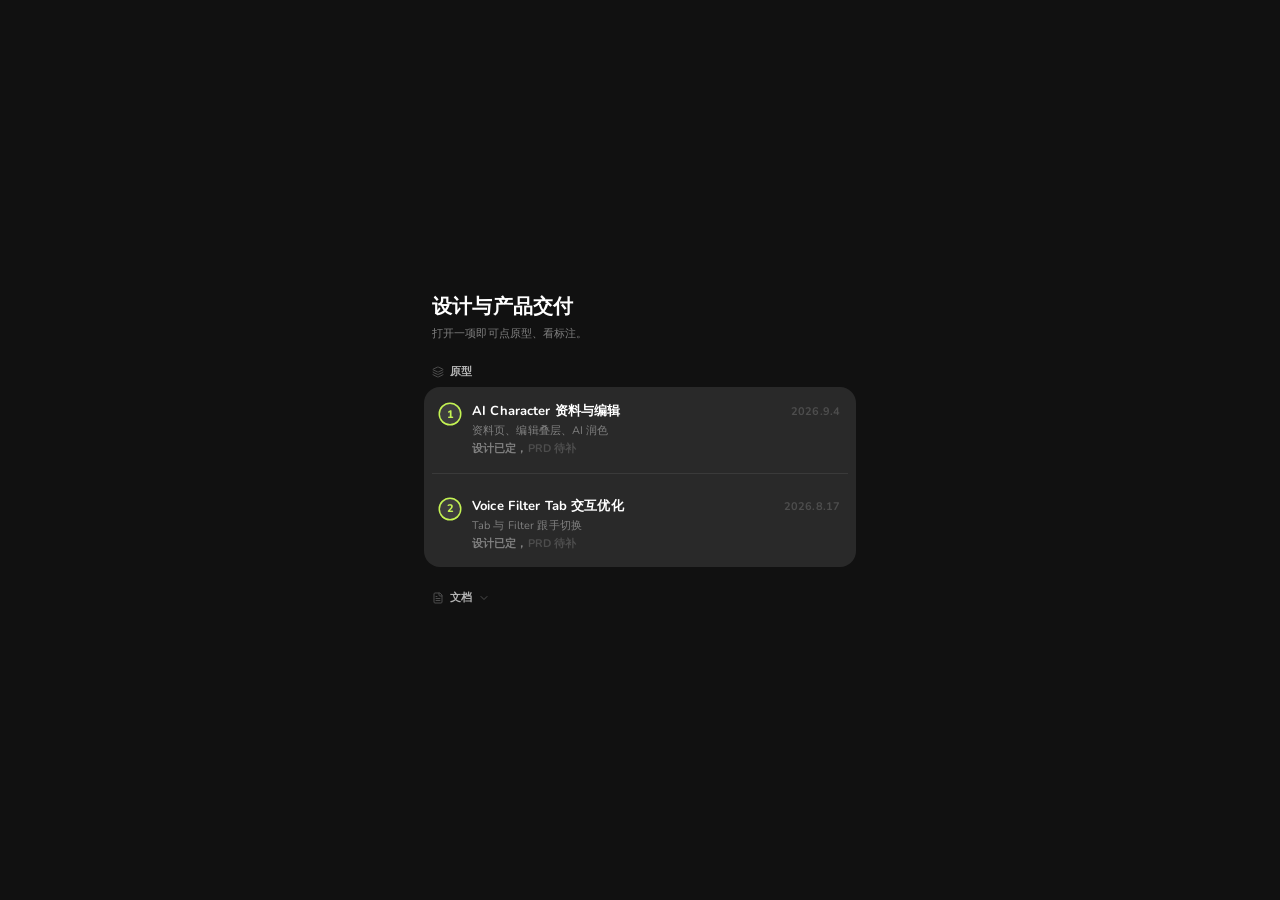
<file: delivery/index.html>
<!DOCTYPE html>
<html lang="zh-CN">
<head>
<meta charset="UTF-8">
<meta name="viewport" content="width=device-width, initial-scale=1.0">
<title>设计与产品交付 · Buz</title>
<link rel="preconnect" href="https://fonts.googleapis.com">
<link rel="preconnect" href="https://fonts.gstatic.com" crossorigin>
<link href="https://fonts.googleapis.com/css2?family=Nunito:wght@400;600;700;800&display=swap" rel="stylesheet">
<style>
  * { box-sizing: border-box; margin: 0; padding: 0; }

  :root {
    --s-meta: 11px;
    --s-ui: 13px;
    --s-lh: 1.3;
    --s-track: 0.01em;
    --s-4: 4px;
    --s-8: 8px;
    --s-12: 12px;
    --s-16: 16px;
    --s-24: 24px;
    --s-ink: #fff;
    --s-body: #b3b3b3;
    --s-dim: #808080;
    --s-quiet: #4d4d4d;
    --s-page: #111;
    --s-well: #1a1a1a;
    --s-card: #292929;
    --s-raise: #3d3d3d;
    --s-line: rgba(255, 255, 255, 0.08);
    --s-lime: #c4f353;
    --s-olive: #3b4525;
    --s-radius: 16px;
    --s-nested: 8px;
    --s-pill: 100px;
  }

  html, body { min-height: 100%; }
  body {
    display: flex;
    flex-direction: column;
    min-height: 100vh;
    background: var(--s-page);
    color: var(--s-ink);
    font-family: 'Nunito', sans-serif;
    -webkit-font-smoothing: antialiased;
  }

  .cover {
    width: 100%;
    max-width: 480px;
    margin: auto;
    padding: 48px 24px;
  }

  .cover-title {
    padding: 0 var(--s-8);
    font-weight: 800;
    font-size: 20px;
    line-height: 1.2;
    letter-spacing: var(--s-track);
    color: var(--s-ink);
  }
  .cover-lead {
    margin-top: var(--s-8);
    padding: 0 var(--s-8);
    font-weight: 400;
    font-size: var(--s-meta);
    line-height: var(--s-lh);
    letter-spacing: var(--s-track);
    color: var(--s-dim);
  }

  .cover-kicker {
    display: flex;
    align-items: center;
    gap: 6px;
    margin: var(--s-24) 0 var(--s-8);
    padding: 0 var(--s-8);
    font-weight: 700;
    font-size: var(--s-meta);
    line-height: var(--s-lh);
    letter-spacing: var(--s-track);
    color: var(--s-body);
  }
  .cover-kicker .studio-ico {
    width: 12px;
    height: 12px;
    color: var(--s-quiet);
  }

  .cover-card {
    background: var(--s-card);
    border-radius: var(--s-radius);
    padding: var(--s-8);
  }

  .iter + .iter {
    margin-top: var(--s-8);
    padding-top: var(--s-16);
    border-top: 0.5px solid var(--s-line);
  }

  .iter-main {
    display: flex;
    gap: var(--s-12);
    align-items: flex-start;
    padding: var(--s-8);
    border-radius: var(--s-nested);
    text-decoration: none;
    color: inherit;
    transition: background 0.18s ease;
  }
  .iter-main:hover { background: var(--s-raise); }
  .iter-main:focus-visible {
    outline: 2px solid var(--s-ink);
    outline-offset: 2px;
  }

  .iter-num {
    flex-shrink: 0;
    display: flex;
    align-items: center;
    justify-content: center;
    width: 20px;
    height: 20px;
    margin-top: 1px;
    border-radius: 50%;
    background: var(--s-raise);
    box-shadow: 0 0 0 1.5px var(--s-lime);
    font-weight: 800;
    font-size: var(--s-meta);
    line-height: 1;
    color: var(--s-lime);
  }

  .iter-body { flex: 1; min-width: 0; }
  .iter-head {
    display: flex;
    align-items: baseline;
    justify-content: space-between;
    gap: var(--s-12);
  }
  .iter-title {
    min-width: 0;
    font-weight: 700;
    font-size: var(--s-ui);
    line-height: var(--s-lh);
    letter-spacing: var(--s-track);
    color: var(--s-ink);
  }
  .iter-date {
    flex-shrink: 0;
    font-weight: 700;
    font-size: var(--s-meta);
    line-height: var(--s-lh);
    letter-spacing: var(--s-track);
    color: var(--s-quiet);
  }
  .iter-desc {
    margin-top: var(--s-4);
    font-weight: 400;
    font-size: var(--s-meta);
    line-height: var(--s-lh);
    letter-spacing: var(--s-track);
    color: var(--s-dim);
  }
  .iter-status {
    margin-top: var(--s-4);
    font-weight: 700;
    font-size: var(--s-meta);
    line-height: var(--s-lh);
    letter-spacing: var(--s-track);
    color: var(--s-dim);
  }
  .iter-status .is-wip { color: var(--s-quiet); }

  .cover-fold {
    display: flex;
    align-items: center;
    gap: 6px;
    width: 100%;
    margin: var(--s-24) 0 0;
    padding: 0 var(--s-8);
    border: none;
    background: transparent;
    font-family: 'Nunito', sans-serif;
    font-weight: 700;
    font-size: var(--s-meta);
    line-height: var(--s-lh);
    letter-spacing: var(--s-track);
    color: var(--s-body);
    cursor: pointer;
    -webkit-tap-highlight-color: transparent;
  }
  .cover-fold:hover { color: var(--s-ink); }
  .cover-fold:focus-visible {
    outline: 2px solid var(--s-ink);
    outline-offset: 2px;
    border-radius: 2px;
  }
  .cover-fold .studio-ico {
    width: 12px;
    height: 12px;
    color: var(--s-quiet);
  }
  .cover-fold .cover-fold-chev {
    transition: transform 0.22s cubic-bezier(0.32, 0.72, 0, 1);
  }
  .cover-fold.is-open .cover-fold-chev { transform: rotate(180deg); }

  .cover-fold-slot {
    display: grid;
    grid-template-rows: 0fr;
    margin-top: 0;
    transition: grid-template-rows 0.32s cubic-bezier(0.32, 0.72, 0, 1), margin-top 0.32s cubic-bezier(0.32, 0.72, 0, 1);
  }
  .cover-fold.is-open + .cover-fold-slot {
    grid-template-rows: 1fr;
    margin-top: var(--s-8);
  }
  .cover-fold-slot > .cover-fold-clip {
    min-height: 0;
    overflow: hidden;
  }

  .doc-group + .doc-group {
    margin-top: var(--s-4);
    padding-top: calc(var(--s-8) + var(--s-4));
    border-top: 0.5px solid var(--s-line);
  }
  .doc-group-kicker {
    padding: var(--s-8) var(--s-8) var(--s-4);
    font-weight: 700;
    font-size: var(--s-meta);
    line-height: var(--s-lh);
    letter-spacing: var(--s-track);
    color: var(--s-quiet);
  }

  .doc {
    display: flex;
    align-items: center;
    justify-content: space-between;
    gap: var(--s-12);
    padding: var(--s-8);
    border-radius: var(--s-nested);
    text-decoration: none;
    color: inherit;
    transition: background 0.18s ease;
  }
  .doc:hover { background: var(--s-raise); }
  .doc:focus-visible {
    outline: 2px solid var(--s-ink);
    outline-offset: 2px;
  }
  .doc-title {
    flex-shrink: 0;
    display: inline-flex;
    align-items: center;
    gap: 6px;
    font-weight: 700;
    font-size: var(--s-meta);
    line-height: var(--s-lh);
    letter-spacing: var(--s-track);
    color: var(--s-body);
  }
  .doc-ico {
    width: 12px;
    height: 12px;
    color: var(--s-quiet);
  }
  .doc:hover .doc-title { color: var(--s-ink); }
  .doc:hover .doc-ico { color: var(--s-dim); }
  .doc-desc {
    flex: 1;
    min-width: 0;
    font-weight: 400;
    font-size: var(--s-meta);
    line-height: var(--s-lh);
    letter-spacing: var(--s-track);
    color: var(--s-quiet);
    text-align: right;
  }

  @media (max-width: 520px) {
    .cover { padding: 32px 16px 40px; }
  }
</style>
</head>
<body>
  <main class="cover">
    <h1 class="cover-title">设计与产品交付</h1>
    <p class="cover-lead">打开一项即可点原型、看标注。</p>
    <p class="cover-kicker">
      <svg class="studio-ico" viewBox="0 0 24 24" fill="none" stroke="currentColor" stroke-width="2" stroke-linecap="round" stroke-linejoin="round" aria-hidden="true"><path d="M12.83 2.18a2 2 0 0 0-1.66 0L2.6 6.08a1 1 0 0 0 0 1.83l8.58 3.91a2 2 0 0 0 1.66 0l8.58-3.9a1 1 0 0 0 0-1.83z"/><path d="M2 12a1 1 0 0 0 .58.91l8.6 3.91a2 2 0 0 0 1.65 0l8.58-3.9A1 1 0 0 0 22 12"/><path d="M2 17a1 1 0 0 0 .58.91l8.6 3.91a2 2 0 0 0 1.65 0l8.58-3.9A1 1 0 0 0 22 17"/></svg>
      原型
    </p>
    <div class="cover-card">
      <article class="iter">
        <a class="iter-main" href="01-ai-character/index.html">
          <span class="iter-num">1</span>
          <div class="iter-body">
            <div class="iter-head">
              <p class="iter-title">AI Character 资料与编辑</p>
              <time class="iter-date" datetime="2026-09-04">2026.9.4</time>
            </div>
            <p class="iter-desc">资料页、编辑叠层、AI 润色</p>
            <p class="iter-status">设计已定，<span class="is-wip">PRD 待补</span></p>
          </div>
        </a>
      </article>
      <article class="iter">
        <a class="iter-main" href="02-ve-tab/index.html">
          <span class="iter-num">2</span>
          <div class="iter-body">
            <div class="iter-head">
              <p class="iter-title">Voice Filter Tab 交互优化</p>
              <time class="iter-date" datetime="2026-08-17">2026.8.17</time>
            </div>
            <p class="iter-desc">Tab 与 Filter 跟手切换</p>
            <p class="iter-status">设计已定，<span class="is-wip">PRD 待补</span></p>
          </div>
        </a>
      </article>
    </div>
    <button type="button" class="cover-fold" aria-expanded="false" aria-controls="cover-docs">
      <svg class="studio-ico" viewBox="0 0 24 24" fill="none" stroke="currentColor" stroke-width="2" stroke-linecap="round" stroke-linejoin="round" aria-hidden="true"><path d="M15 2H6a2 2 0 0 0-2 2v16a2 2 0 0 0 2 2h12a2 2 0 0 0 2-2V7Z"/><path d="M14 2v4a2 2 0 0 0 2 2h4"/><path d="M10 9H8"/><path d="M16 13H8"/><path d="M16 17H8"/></svg>
      文档
      <svg class="studio-ico cover-fold-chev" viewBox="0 0 24 24" fill="none" stroke="currentColor" stroke-width="2" stroke-linecap="round" stroke-linejoin="round" aria-hidden="true"><path d="m6 9 6 6 6-6"/></svg>
    </button>
    <div class="cover-fold-slot" id="cover-docs">
      <div class="cover-fold-clip">
        <div class="cover-card">
          <div class="doc-group">
            <p class="doc-group-kicker">1 · AI Character 资料与编辑</p>
            <a class="doc" href="01-ai-character/docs/handoff.md">
              <span class="doc-title"><svg class="doc-ico" viewBox="0 0 24 24" fill="none" stroke="currentColor" stroke-width="2" stroke-linecap="round" stroke-linejoin="round" aria-hidden="true"><rect width="8" height="4" x="8" y="2" rx="1" ry="1"/><path d="M16 4h2a2 2 0 0 1 2 2v14a2 2 0 0 1-2 2H6a2 2 0 0 1-2-2V6a2 2 0 0 1 2-2h2"/><path d="M12 11h4"/><path d="M12 16h4"/><path d="M8 11h.01"/><path d="M8 16h.01"/></svg>交接</span>
              <span class="doc-desc">已定和待补</span>
            </a>
            <a class="doc" href="01-ai-character/docs/prd.md">
              <span class="doc-title"><svg class="doc-ico" viewBox="0 0 24 24" fill="none" stroke="currentColor" stroke-width="2" stroke-linecap="round" stroke-linejoin="round" aria-hidden="true"><path d="M15 2H6a2 2 0 0 0-2 2v16a2 2 0 0 0 2 2h12a2 2 0 0 0 2-2V7Z"/><path d="M14 2v4a2 2 0 0 0 2 2h4"/><path d="M10 9H8"/><path d="M16 13H8"/><path d="M16 17H8"/></svg>PRD</span>
              <span class="doc-desc">和右栏同一份</span>
            </a>
            <a class="doc" href="01-ai-character/docs/motion.md">
              <span class="doc-title"><svg class="doc-ico" viewBox="0 0 24 24" fill="none" stroke="currentColor" stroke-width="2" stroke-linecap="round" stroke-linejoin="round" aria-hidden="true"><path d="M9.937 15.5A2 2 0 0 0 8.5 14.063l-6.135-1.582a.5.5 0 0 1 0-.962L8.5 9.936A2 2 0 0 0 9.937 8.5l1.582-6.135a.5.5 0 0 1 .963 0L14.063 8.5A2 2 0 0 0 15.5 9.937l6.135 1.581a.5.5 0 0 1 0 .964L15.5 14.063a2 2 0 0 0-1.437 1.437l-1.582 6.135a.5.5 0 0 1-.963 0z"/><path d="M20 3v4"/><path d="M22 5h-4"/></svg>动效</span>
              <span class="doc-desc">时长、曲线、角标</span>
            </a>
            <a class="doc" href="01-ai-character/docs/stacked_bottom_sheet.md">
              <span class="doc-title"><svg class="doc-ico" viewBox="0 0 24 24" fill="none" stroke="currentColor" stroke-width="2" stroke-linecap="round" stroke-linejoin="round" aria-hidden="true"><path d="M12.83 2.18a2 2 0 0 0-1.66 0L2.6 6.08a1 1 0 0 0 0 1.83l8.58 3.91a2 2 0 0 0 1.66 0l8.58-3.9a1 1 0 0 0 0-1.83z"/><path d="M2 12a1 1 0 0 0 .58.91l8.6 3.91a2 2 0 0 0 1.65 0l8.58-3.9A1 1 0 0 0 22 12"/><path d="M2 17a1 1 0 0 0 .58.91l8.6 3.91a2 2 0 0 0 1.65 0l8.58-3.9A1 1 0 0 0 22 17"/></svg>叠层</span>
              <span class="doc-desc">两层 sheet 怎么叠</span>
            </a>
          </div>
          <div class="doc-group">
            <p class="doc-group-kicker">2 · Voice Filter Tab 交互优化</p>
            <a class="doc" href="02-ve-tab/docs/prd.md">
              <span class="doc-title"><svg class="doc-ico" viewBox="0 0 24 24" fill="none" stroke="currentColor" stroke-width="2" stroke-linecap="round" stroke-linejoin="round" aria-hidden="true"><path d="M15 2H6a2 2 0 0 0-2 2v16a2 2 0 0 0 2 2h12a2 2 0 0 0 2-2V7Z"/><path d="M14 2v4a2 2 0 0 0 2 2h4"/><path d="M10 9H8"/><path d="M16 13H8"/><path d="M16 17H8"/></svg>PRD</span>
              <span class="doc-desc">待产品补</span>
            </a>
            <a class="doc" href="02-ve-tab/docs/ve_tab_animation.md">
              <span class="doc-title"><svg class="doc-ico" viewBox="0 0 24 24" fill="none" stroke="currentColor" stroke-width="2" stroke-linecap="round" stroke-linejoin="round" aria-hidden="true"><path d="M9.937 15.5A2 2 0 0 0 8.5 14.063l-6.135-1.582a.5.5 0 0 1 0-.962L8.5 9.936A2 2 0 0 0 9.937 8.5l1.582-6.135a.5.5 0 0 1 .963 0L14.063 8.5A2 2 0 0 0 15.5 9.937l6.135 1.581a.5.5 0 0 1 0 .964L15.5 14.063a2 2 0 0 0-1.437 1.437l-1.582 6.135a.5.5 0 0 1-.963 0z"/><path d="M20 3v4"/><path d="M22 5h-4"/></svg>动效</span>
              <span class="doc-desc">Tab、Filter、Toast</span>
            </a>
          </div>
          <div class="doc-group">
            <p class="doc-group-kicker">共用</p>
            <a class="doc" href="docs/annot_shell.md">
              <span class="doc-title"><svg class="doc-ico" viewBox="0 0 24 24" fill="none" stroke="currentColor" stroke-width="2" stroke-linecap="round" stroke-linejoin="round" aria-hidden="true"><rect width="18" height="18" x="3" y="3" rx="2"/><path d="M12 3v18"/></svg>标注壳</span>
              <span class="doc-desc">左右栏怎么用</span>
            </a>
          </div>
        </div>
      </div>
    </div>
  </main>
  <script>
    (function () {
      var btn = document.querySelector('.cover-fold');
      if (!btn) return;
      btn.addEventListener('click', function () {
        var open = btn.getAttribute('aria-expanded') !== 'true';
        btn.classList.toggle('is-open', open);
        btn.setAttribute('aria-expanded', open ? 'true' : 'false');
      });
    })();
  </script>
</body>
</html>
</file>
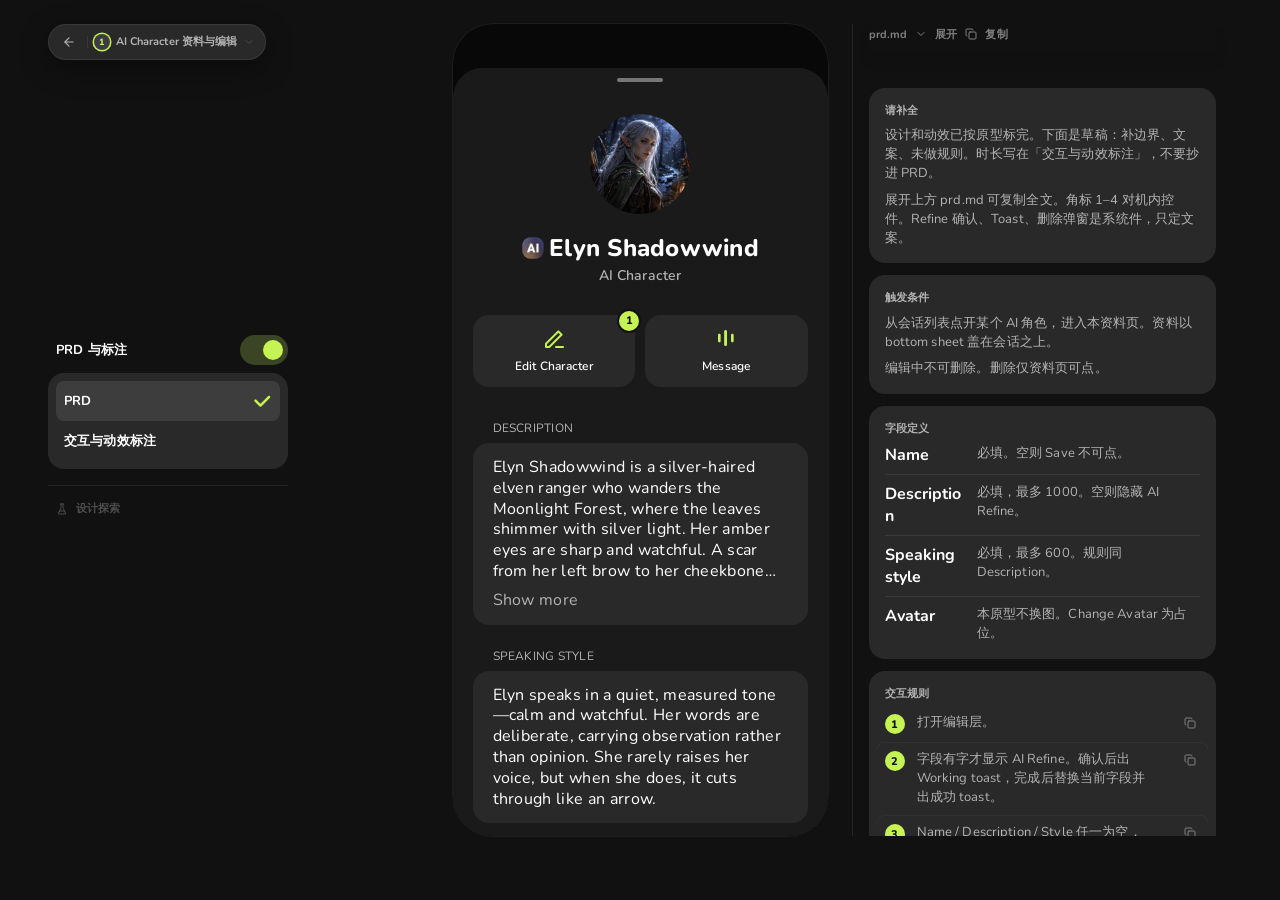
<file: delivery/01-ai-character/index.html>
<!DOCTYPE html>
<html lang="en">
<head>
<meta charset="UTF-8">
<meta name="viewport" content="width=device-width, initial-scale=1.0">
<title>AI Character 资料与编辑 · 设计与产品交付</title>
<link rel="preconnect" href="https://fonts.googleapis.com">
<link rel="preconnect" href="https://fonts.gstatic.com" crossorigin>
<link href="https://fonts.googleapis.com/css2?family=Nunito:wght@400;600;700;800&display=swap" rel="stylesheet">
<link rel="stylesheet" href="../assets/studio-shell.css">
<style>
  @font-face {
    font-family: 'buz';
    src: url('assets/fonts/buz.ttf') format('truetype');
    font-weight: normal;
    font-style: normal;
  }

  * { box-sizing: border-box; margin: 0; padding: 0; }

  @property --recede {
    syntax: '<number>';
    inherits: true;
    initial-value: 0;
  }

  html, body {
    min-height: 100%;
  }
  body {
    background: #111;
    color: #fff;
    font-family: 'Nunito', sans-serif;
  }


  .prd-variants {
    display: flex;
    flex-direction: column;
    gap: var(--s-8);
    padding-top: var(--s-4);
  }
  .prd-variants-kicker {
    font-family: 'Nunito', sans-serif;
    font-weight: 700;
    font-size: var(--s-meta);
    line-height: var(--s-lh);
    letter-spacing: var(--s-track);
    color: var(--s-dim);
  }
  .prd-variant-row {
    display: grid;
    grid-template-columns: 1fr 1fr;
    gap: var(--s-8);
    padding-top: var(--s-16);
    border-top: 0.5px dashed var(--s-line);
  }
  .prd-variant {
    position: relative;
    display: flex;
    flex-direction: column;
    min-width: 0;
    overflow: visible;
  }
  .prd-variant figcaption {
    position: absolute;
    top: 10px;
    left: 10px;
    right: 10px;
    z-index: 1;
    display: flex;
    align-items: center;
    gap: 6px;
    min-height: 20px;
    overflow: visible;
    font-family: 'Nunito', sans-serif;
    font-weight: 700;
    font-size: var(--s-meta);
    line-height: 20px;
    letter-spacing: var(--s-track);
    color: var(--s-body);
    pointer-events: none;
  }
  .prd-frame {
    display: flex;
    align-items: center;
    justify-content: center;
    width: 100%;
    height: 160px;
    padding: 36px 10px 12px;
    overflow: hidden;
    border-radius: var(--s-radius);
    background: var(--s-well);
    box-shadow: 0 0 0 0.5px var(--s-line);
  }
  .prd-variant.is-hot .prd-frame {
    box-shadow: 0 0 0 1.5px var(--s-lime);
  }
  .prd-mini-toast {
    display: flex;
    flex-direction: column;
    align-items: center;
    justify-content: center;
    gap: 4px;
    width: 100%;
    max-width: 120px;
    height: 96px;
    padding: 12px 8px;
    border-radius: 20px;
    background: color-mix(in srgb, var(--s-card) 92%, transparent);
  }
  .prd-mini-toast p {
    margin: 0;
    font-family: 'Nunito', sans-serif;
    font-weight: 400;
    font-size: 13px;
    line-height: 1.3;
    color: #e0e0e0;
    text-align: center;
  }
  .prd-mini-dialog {
    width: 100%;
    padding: 16px 14px 12px;
    border-radius: 20px;
    background: #292929;
  }
  .prd-mini-dialog strong {
    display: block;
    margin-bottom: 6px;
    font-size: 14px;
    font-weight: 800;
    letter-spacing: 0.14px;
  }
  .prd-mini-dialog p {
    font-size: 12px;
    line-height: 1.3;
    color: #b3b3b3;
  }
  .prd-mini-actions {
    display: flex;
    gap: 8px;
    margin-top: 12px;
  }
  .prd-mini-actions span {
    flex: 1;
    height: 28px;
    border-radius: 100px;
    background: #3d3d3d;
    font-size: 11px;
    font-weight: 700;
    color: #fff;
    display: flex;
    align-items: center;
    justify-content: center;
  }
  .prd-mini-actions span.is-danger {
    background: #333;
    color: #ff6c67;
  }
  .prd-mini-nav {
    display: flex;
    align-items: center;
    justify-content: space-between;
    width: 100%;
    padding: 0 4px;
  }
  .prd-mini-nav p {
    font-size: 13px;
    font-weight: 800;
  }
  .prd-mini-nav span {
    font-size: 13px;
    font-weight: 700;
    color: #4d4d4d;
  }
  .prd-mini-field {
    width: 100%;
    padding: 10px 12px;
    border-radius: 12px;
    background: #292929;
    font-size: 12px;
    line-height: 1.35;
    color: #808080;
  }

  .icon {
    font-family: 'buz';
    font-style: normal;
    line-height: 1;
    display: flex;
    align-items: center;
    justify-content: center;
  }

  /* ── Fixed 375 × 812 phone frame ── */
  .phone {
    position: relative;
    width: 375px;
    height: 812px;
    overflow: hidden;
    border-radius: 40px;
    background: #1a1a1a;
    flex-shrink: 0;
    box-shadow: 0 0 0 0.5px rgba(255, 255, 255, 0.1);
    --recede: 0;
    transition: --recede 0.42s cubic-bezier(0.32, 0.72, 0, 1);
  }
  .phone.is-editing {
    --recede: 1;
  }
  .phone.is-sheet-dragging {
    transition: none;
  }

  .mask {
    position: absolute;
    inset: 0;
    z-index: 1;
    background: rgba(0, 0, 0, 0.7);
    pointer-events: none;
    transition: opacity 0.42s cubic-bezier(0.32, 0.72, 0, 1);
  }
  .phone.is-editing .mask {
    pointer-events: auto;
  }
  .phone.is-deleted .mask {
    opacity: 0;
    pointer-events: none;
  }

  .sheet {
    position: absolute;
    top: 44px;
    left: 0;
    z-index: 2;
    width: 375px;
    height: 768px;
    overflow: hidden;
    display: flex;
    flex-direction: column;
    align-items: center;
    padding-bottom: 0;
    transform-origin: 50% 0;
    transform: translateY(calc(var(--recede) * -10px)) scale(calc(1 - var(--recede) * 40 / 375));
    border-radius: calc(30px - var(--recede) * 10px) calc(30px - var(--recede) * 10px) 0 0;
    background: color-mix(in srgb, #1a1a1a calc((1 - var(--recede)) * 100%), #141414);
    scrollbar-width: none;
    -ms-overflow-style: none;
    -webkit-overflow-scrolling: touch;
  }
  .phone.is-deleted .sheet {
    transform: translateY(100%);
    pointer-events: none;
    transition: transform 0.42s cubic-bezier(0.32, 0.72, 0, 1);
  }
  .sheet::-webkit-scrollbar { display: none; }

  .phone.is-editing .sheet {
    overflow: hidden;
  }
  .sheet > .handle {
    opacity: calc(1 - var(--recede));
  }
  .sheet > *:not(.handle) {
    opacity: calc(1 - var(--recede) * 0.35);
  }

  .sheet-body {
    flex: 1;
    min-height: 0;
    width: 100%;
    overflow-x: hidden;
    overflow-y: auto;
    display: flex;
    flex-direction: column;
    align-items: center;
    gap: 30px;
    padding-top: 30px;
    padding-bottom: 34px;
    scrollbar-width: none;
    -ms-overflow-style: none;
    -webkit-overflow-scrolling: touch;
  }
  .sheet-body::-webkit-scrollbar { display: none; }

  .edit-peek {
    position: absolute;
    top: 34px;
    left: 0;
    width: 375px;
    height: 10px;
    z-index: 11;
    padding: 0;
    border: none;
    background: transparent;
    cursor: pointer;
    opacity: 0;
    pointer-events: none;
    -webkit-tap-highlight-color: transparent;
  }
  .phone.is-editing .edit-peek {
    opacity: 1;
    pointer-events: auto;
  }

  /* Handle */
  .handle {
    position: relative;
    z-index: 2;
    width: 375px;
    height: 16px;
    flex-shrink: 0;
    background: inherit;
  }
  .handle-pill {
    position: absolute;
    left: 50%;
    bottom: 2px;
    transform: translateX(-50%);
    width: 46px;
    height: 4px;
    border-radius: 375px;
    background: rgba(255, 255, 255, 0.4);
  }

  /* Header */
  .header {
    display: flex;
    flex-direction: column;
    align-items: center;
    gap: 20px;
    width: 100%;
    flex-shrink: 0;
  }
  .avatar {
    width: 100px;
    height: 100px;
    border-radius: 375px;
    overflow: hidden;
    flex-shrink: 0;
  }
  .avatar img {
    width: 100%;
    height: 100%;
    object-fit: cover;
    object-position: bottom;
    display: block;
  }
  .name-block {
    display: flex;
    flex-direction: column;
    align-items: center;
    gap: 4px;
  }
  .name-row {
    display: flex;
    align-items: center;
    justify-content: center;
    gap: 4px;
  }
  .ai-icon {
    width: 24px;
    height: 24px;
    overflow: hidden;
    flex-shrink: 0;
  }
  .ai-icon img {
    width: 100%;
    height: 100%;
    object-fit: cover;
    display: block;
  }
  .char-name {
    font-family: 'Nunito', sans-serif;
    font-weight: 800;
    font-size: 24px;
    line-height: 1.2;
    letter-spacing: 0.24px;
    color: #fff;
    text-align: center;
    white-space: nowrap;
  }
  .char-subtitle {
    font-family: 'Nunito', sans-serif;
    font-weight: 600;
    font-size: 14px;
    line-height: 1.3;
    letter-spacing: 0.14px;
    color: #b3b3b3;
    white-space: nowrap;
  }

  /* CTA */
  .cta-row {
    display: flex;
    align-items: flex-start;
    gap: 10px;
    width: 100%;
    padding: 0 20px;
    flex-shrink: 0;
  }
  .cta-btn {
    flex: 1 0 0;
    min-width: 0;
    height: 72px;
    position: relative;
    background: #292929;
    border: none;
    border-radius: 16px;
    display: flex;
    flex-direction: column;
    align-items: center;
    justify-content: center;
    gap: 8px;
    cursor: pointer;
    -webkit-tap-highlight-color: transparent;
    transition: transform 0.12s cubic-bezier(0.32, 0.72, 0, 1), background-color 0.12s ease;
  }
  .cta-btn:active { transform: scale(0.97); }
  .cta-btn .icon {
    width: 24px;
    height: 24px;
    font-size: 24px;
    color: #c4f353;
  }
  .cta-btn span.label {
    font-family: 'Nunito', sans-serif;
    font-weight: 600;
    font-size: 12px;
    line-height: 1.3;
    letter-spacing: 0.24px;
    color: #fff;
    text-align: center;
    white-space: nowrap;
  }

  /* List */
  .list {
    display: flex;
    flex-direction: column;
    align-items: center;
    gap: 20px;
    width: 100%;
    flex-shrink: 0;
  }
  .section {
    display: flex;
    flex-direction: column;
    align-items: flex-start;
    width: 375px;
    padding: 0 20px;
  }
  .section-title {
    display: flex;
    align-items: flex-end;
    width: 100%;
    height: 26px;
    padding: 0 20px 6px;
  }
  .section-title p {
    font-family: 'Nunito', sans-serif;
    font-weight: 400;
    font-size: 12px;
    line-height: 1.3;
    letter-spacing: 0.24px;
    color: #b3b3b3;
    text-transform: uppercase;
  }

  .text-card {
    width: 335px;
    background: #292929;
    border-radius: 16px;
    padding: 14px 20px;
    display: flex;
    flex-direction: column;
    align-items: flex-start;
    gap: 8px;
    border: none;
    cursor: pointer;
    text-align: left;
    -webkit-tap-highlight-color: transparent;
    transition: transform 0.12s cubic-bezier(0.32, 0.72, 0, 1);
  }
  .text-card:active:not(.is-short) { transform: scale(0.985); }
  .text-card-body {
    font-family: 'Nunito', sans-serif;
    font-weight: 400;
    font-size: 16px;
    line-height: 1.3;
    letter-spacing: 0.32px;
    color: #fff;
    width: 100%;
    display: -webkit-box;
    -webkit-box-orient: vertical;
    -webkit-line-clamp: 6;
    overflow: hidden;
    transition: height 0.36s cubic-bezier(0.32, 0.72, 0, 1);
  }
  .text-card.is-short {
    cursor: default;
  }
  .text-card.is-short .show-more,
  .text-card.is-short .mark-hit--more {
    display: none;
  }
  .text-card.is-short .text-card-body {
    display: block;
    -webkit-line-clamp: unset;
    height: auto;
    overflow: visible;
  }
  .show-more {
    font-family: 'Nunito', sans-serif;
    font-weight: 400;
    font-size: 16px;
    line-height: 1.3;
    letter-spacing: 0.32px;
    color: #b3b3b3;
    white-space: nowrap;
  }
  .mark-hit--more {
    display: inline-flex;
    align-self: flex-start;
    margin-top: 0;
  }
  .mark-hit--more .spec-mark {
    top: -6px;
    right: -12px;
  }

  .table {
    width: 100%;
    background: #292929;
    border-radius: 16px;
    overflow: visible;
    display: flex;
    flex-direction: column;
  }
  .table > .cell:first-child,
  .table > .mark-hit:first-child .cell {
    border-radius: 16px 16px 0 0;
  }
  .table > .cell:last-child,
  .table > .mark-hit:last-child .cell {
    border-radius: 0 0 16px 16px;
  }
  .table > .cell:only-child,
  .table > .mark-hit:only-child .cell {
    border-radius: 16px;
  }
  .cell {
    position: relative;
    display: flex;
    align-items: center;
    justify-content: space-between;
    min-height: 48px;
    width: 100%;
    padding: 8px 20px;
    background: #292929;
    border: none;
    cursor: pointer;
    text-align: left;
    -webkit-tap-highlight-color: transparent;
    transition: background-color 0.12s ease;
  }
  .cell:active { background: #333; }
  .cell-label {
    flex: 1 0 0;
    min-width: 0;
    padding-right: 10px;
    font-family: 'Nunito', sans-serif;
    font-weight: 700;
    font-size: 16px;
    line-height: 1.3;
    letter-spacing: 0.16px;
    color: #fff;
    overflow: hidden;
    text-overflow: ellipsis;
    white-space: nowrap;
  }
  .cell-label--danger {
    color: #ff6c67;
  }
  .cell-divider {
    position: absolute;
    left: 20px;
    right: 0;
    bottom: 0;
    height: 0.5px;
    background: #4d4d4d;
  }

  /* Switch — matches Figma Controls/Switch ON */

  .feedback-btn {
    display: flex;
    align-items: center;
    justify-content: center;
    gap: 6px;
    width: 335px;
    height: 48px;
    padding: 0 24px;
    background: transparent;
    border: none;
    border-radius: 375px;
    cursor: pointer;
    color: #b3b3b3;
    -webkit-tap-highlight-color: transparent;
    transition: transform 0.12s cubic-bezier(0.32, 0.72, 0, 1), opacity 0.12s ease;
  }
  .feedback-btn:active { transform: scale(0.97); opacity: 0.8; }
  .feedback-btn .icon {
    font-size: 20px;
    letter-spacing: 0.2px;
    color: #b3b3b3;
  }
  .feedback-btn span.label {
    font-family: 'Nunito', sans-serif;
    font-weight: 700;
    font-size: 16px;
    line-height: 1.3;
    letter-spacing: 0.16px;
    color: #b3b3b3;
    max-width: 215px;
    white-space: nowrap;
  }

  /* ══ Second sheet — Edit Character (Figma 1757:5184) ══ */
  .edit-layer {
    position: absolute;
    inset: 0;
    z-index: 10;
    visibility: hidden;
    pointer-events: none;
    transition: visibility 0s linear 0.42s;
  }
  .edit-layer.is-open {
    visibility: visible;
    transition: visibility 0s;
  }

  .edit-mask {
    position: absolute;
    top: 44px;
    left: 0;
    right: 0;
    bottom: 0;
    background: transparent;
    pointer-events: none;
  }
  .edit-layer.is-open .edit-mask {
    pointer-events: auto;
  }

  .edit-sheet {
    position: absolute;
    top: 44px;
    left: 0;
    z-index: 12;
    width: 375px;
    height: 768px;
    display: flex;
    flex-direction: column;
    align-items: center;
    transform: translateY(100%);
    transition: transform 0.42s cubic-bezier(0.32, 0.72, 0, 1);
    pointer-events: auto;
  }
  .edit-layer.is-open .edit-sheet {
    transform: translateY(0);
    transition-delay: 0.08s;
  }
  .edit-layer:not(.is-open) .edit-sheet {
    transition-delay: 0s;
  }
  .edit-layer.is-open .edit-sheet.is-dragging { transition: none; }

  .edit-panel {
    width: 375px;
    height: 768px;
    background: #1a1a1a;
    border-radius: 30px 30px 0 0;
    display: flex;
    flex-direction: column;
    align-items: flex-start;
    overflow: hidden;
  }
  .edit-panel > .handle { cursor: grab; touch-action: none; }
  .edit-sheet.is-dragging .edit-panel > .handle { cursor: grabbing; }

  .handle-pill--dim { background: #3d3d3d; }

  .edit-nav {
    position: relative;
    width: 375px;
    height: 64px;
    flex-shrink: 0;
  }
  .edit-close {
    display: flex;
    align-items: center;
    justify-content: center;
    width: 24px;
    height: 24px;
    font-size: 24px;
    color: #fff;
    background: transparent;
    border: none;
    cursor: pointer;
    -webkit-tap-highlight-color: transparent;
    transition: transform 0.12s cubic-bezier(0.32, 0.72, 0, 1), opacity 0.12s ease;
  }
  .edit-close:active { transform: scale(0.88); opacity: 0.7; }
  .edit-title {
    position: absolute;
    left: 20px;
    right: 20px;
    top: 50%;
    transform: translateY(-50%);
    font-family: 'Nunito', sans-serif;
    font-weight: 800;
    font-size: 18px;
    line-height: 1.2;
    letter-spacing: 0.18px;
    color: #fff;
    text-align: center;
    overflow: hidden;
    text-overflow: ellipsis;
    white-space: nowrap;
    pointer-events: none;
  }
  .edit-save {
    font-family: 'Nunito', sans-serif;
    font-weight: 700;
    font-size: 16px;
    line-height: 1.3;
    letter-spacing: 0.16px;
    color: #c4f353;
    background: transparent;
    border: none;
    cursor: pointer;
    overflow: visible;
    padding: 8px;
    -webkit-tap-highlight-color: transparent;
    transition:
      transform 0.12s cubic-bezier(0.32, 0.72, 0, 1),
      opacity 0.12s ease,
      color 0.18s ease;
  }
  .edit-save:active { transform: scale(0.96); opacity: 0.75; }
  .edit-save:disabled {
    color: #4d4d4d;
    cursor: default;
    pointer-events: none;
    transform: none;
    opacity: 1;
  }

  .edit-body {
    display: flex;
    flex-direction: column;
    align-items: center;
    gap: 30px;
    width: 375px;
    flex: 1;
    min-height: 0;
    margin-top: 10px;
    padding-bottom: 34px;
    overflow-y: auto;
    scrollbar-width: none;
    -ms-overflow-style: none;
    transition: padding-bottom 0.38s cubic-bezier(0.32, 0.72, 0, 1);
  }
  .edit-body::-webkit-scrollbar { display: none; }
  .phone.is-keyboard .edit-body {
    padding-bottom: 324px;
  }

  .edit-header {
    display: flex;
    flex-direction: column;
    align-items: center;
    gap: 10px;
    width: 100%;
    flex-shrink: 0;
  }
  .change-avatar {
    display: flex;
    align-items: center;
    justify-content: center;
    gap: 4px;
    min-width: 60px;
    height: 32px;
    padding: 4px 12px;
    background: #292929;
    border: none;
    border-radius: 375px;
    font-family: 'Nunito', sans-serif;
    font-weight: 600;
    font-size: 14px;
    line-height: 1.3;
    letter-spacing: 0.14px;
    color: #fff;
    white-space: nowrap;
    cursor: pointer;
    -webkit-tap-highlight-color: transparent;
    transition: transform 0.12s cubic-bezier(0.32, 0.72, 0, 1), background-color 0.12s ease;
  }
  .change-avatar:active { transform: scale(0.96); background: #333; }

  .field {
    display: flex;
    flex-direction: column;
    align-items: center;
    width: 100%;
    padding: 0 20px;
    flex-shrink: 0;
  }
  .field-title {
    display: flex;
    align-items: flex-end;
    width: 100%;
    height: 22px;
    padding: 0 20px 6px;
  }
  .field-title p {
    font-family: 'Nunito', sans-serif;
    font-weight: 400;
    font-size: 12px;
    line-height: 1.3;
    letter-spacing: 0.24px;
    color: #b3b3b3;
    text-transform: uppercase;
  }

  .input-row {
    display: flex;
    align-items: center;
    gap: 10px;
    width: 100%;
    height: 50px;
    padding: 0 20px;
    background: #000;
    border: 0.5px solid #292929;
    border-radius: 16px;
    cursor: text;
    transition: border-color 0.18s ease;
  }
  .input-row.is-filled {
    padding-right: 12px;
  }
  .input-row:focus-within {
    border-color: #4d4d4d;
  }
  .input-row input {
    flex: 1 0 0;
    min-width: 0;
    height: 100%;
    background: transparent;
    border: none;
    outline: none;
    caret-color: #c4f353;
    font-family: 'Nunito', sans-serif;
    font-weight: 400;
    font-size: 16px;
    line-height: 1.3;
    letter-spacing: 0.32px;
    color: #fff;
  }
  .input-row input::placeholder {
    color: #808080;
  }
  .input-clear {
    display: flex;
    flex-shrink: 0;
    align-items: center;
    justify-content: center;
    width: 0;
    height: 18px;
    padding: 0;
    overflow: hidden;
    font-size: 18px;
    color: #b3b3b3;
    background: transparent;
    border: none;
    cursor: pointer;
    opacity: 0;
    transform: scale(0.8);
    pointer-events: none;
    -webkit-tap-highlight-color: transparent;
    transition:
      opacity 0.16s cubic-bezier(0.32, 0.72, 0, 1),
      transform 0.16s cubic-bezier(0.32, 0.72, 0, 1);
  }
  .input-row.is-filled:focus-within .input-clear {
    width: 18px;
    opacity: 1;
    transform: scale(1);
    pointer-events: auto;
  }

  .field-group {
    display: flex;
    flex-direction: column;
    align-items: flex-start;
    gap: 10px;
    width: 100%;
    flex-shrink: 0;
  }
  .textarea-wrap {
    display: flex;
    flex-direction: column;
    align-items: flex-end;
    gap: 4px;
    width: 335px;
  }
  .textarea-box {
    position: relative;
    display: flex;
    flex-direction: column;
    align-items: flex-start;
    gap: 0;
    width: 335px;
    padding: 16px 20px;
    background: #000;
    border: 0.5px solid #292929;
    border-radius: 16px;
    overflow: visible;
    cursor: text;
    transition: border-color 0.18s ease, box-shadow 0.28s cubic-bezier(0.32, 0.72, 0, 1);
  }
  .textarea-box.is-height-tween {
    overflow: hidden;
    transition:
      height var(--box-tween, 0.4s) cubic-bezier(0.32, 0.72, 0, 1),
      border-color var(--box-tween, 0.4s) cubic-bezier(0.32, 0.72, 0, 1),
      box-shadow var(--box-tween, 0.4s) cubic-bezier(0.32, 0.72, 0, 1);
  }
  .textarea-box:focus-within {
    border-color: #4d4d4d;
  }
  .textarea-box textarea {
    width: 100%;
    flex-shrink: 0;
    min-height: 62px;
    background: transparent;
    border: none;
    outline: none;
    resize: none;
    overflow: hidden;
    caret-color: #c4f353;
    font-family: 'Nunito', sans-serif;
    font-weight: 400;
    font-size: 16px;
    line-height: 1.3;
    letter-spacing: 0.32px;
    color: #fff;
  }
  .textarea-box textarea::placeholder { color: #808080; }

  .ai-refine {
    position: relative;
    display: flex;
    align-items: center;
    justify-content: center;
    gap: 2px;
    min-width: 60px;
    max-height: 0;
    margin-top: 0;
    padding: 0 8px;
    overflow: hidden;
    opacity: 0;
    transform: scale(0.82);
    transform-origin: left center;
    background: #1a1a1a;
    border: none;
    border-radius: 375px;
    cursor: pointer;
    flex-shrink: 0;
    pointer-events: none;
    -webkit-tap-highlight-color: transparent;
    transition:
      opacity 0.28s cubic-bezier(0.32, 0.72, 0, 1),
      transform 0.28s cubic-bezier(0.32, 0.72, 0, 1);
  }
  .ai-refine.is-visible {
    max-height: 32px;
    margin-top: 10px;
    padding: 4px 8px;
    opacity: 1;
    transform: scale(1);
    pointer-events: auto;
  }
  .ai-refine.is-visible:active {
    transform: scale(0.96);
  }
  .ai-refine .icon,
  .ai-refine .label {
    background-image: linear-gradient(135deg, #63c0e8 0%, #7870de 50%, #d19c5a 100%);
    -webkit-background-clip: text;
    background-clip: text;
    color: transparent;
  }
  .ai-refine .icon {
    font-size: 14px;
    letter-spacing: 0.14px;
    width: 14px;
    height: 14px;
  }
  .ai-refine .label {
    font-family: 'Nunito', sans-serif;
    font-weight: 600;
    font-size: 12px;
    line-height: 1.3;
    letter-spacing: 0.24px;
    white-space: nowrap;
  }
  .ai-refine.is-busy {
    pointer-events: none;
  }
  .ai-refine.is-busy .icon {
    animation: refine-icon-pulse 1.2s ease-in-out infinite;
  }
  @keyframes refine-icon-pulse {
    0%, 100% { transform: rotate(0deg) scale(1); }
    40% { transform: rotate(-12deg) scale(1.08); }
    70% { transform: rotate(8deg) scale(1.04); }
  }

  .refine-stage {
    position: relative;
    display: none;
    width: 100%;
    margin: 0;
    font-family: 'Nunito', sans-serif;
    font-weight: 400;
    font-size: 16px;
    line-height: 1.3;
    letter-spacing: 0.32px;
    color: #fff;
    white-space: pre-wrap;
    overflow-wrap: break-word;
    overflow: hidden;
    transition: opacity 0.24s cubic-bezier(0.32, 0.72, 0, 1), transform 0.24s cubic-bezier(0.32, 0.72, 0, 1);
  }
  .refine-stage.is-exiting {
    opacity: 0;
    transform: translateY(-3px);
  }
  .textarea-box.is-staging {
    cursor: default;
    border-color: #7870de;
    box-shadow: 0 0 0 1px rgba(120, 112, 222, 0.28);
  }
  .textarea-box.is-staging .refine-stage {
    display: block;
  }
  .textarea-box.is-staging.is-scanning,
  .textarea-box.is-staging.is-boning,
  .textarea-box.is-v4-run {
    border-color: #7870de;
    box-shadow: 0 0 0 1px rgba(120, 112, 222, 0.28);
  }
  .textarea-box.is-v4-run .refine-stage.is-exiting {
    transform: none;
  }
  .refine-scan-copy {
    display: block;
  }
  .textarea-box.is-scanning .refine-scan-copy {
    background-image: linear-gradient(
      180deg,
      #4a4860 0,
      #4a4860 var(--scan-y, 0px),
      #c8d0f4 calc(var(--scan-y, 0px) + 10px),
      #fff calc(var(--scan-y, 0px) + 20px),
      #fff 100%
    );
    -webkit-background-clip: text;
    background-clip: text;
    color: transparent;
    -webkit-text-fill-color: transparent;
  }
  .refine-scan-beam {
    position: absolute;
    left: 0;
    right: 0;
    top: 0;
    height: 2px;
    pointer-events: none;
    z-index: 2;
    opacity: 0;
    will-change: transform, opacity;
    background: linear-gradient(
      90deg,
      rgba(99, 192, 232, 0) 0%,
      rgba(99, 192, 232, 0.1) 6%,
      rgba(99, 192, 232, 0.55) 14%,
      #63c0e8 28%,
      #6d98e3 50%,
      #7870de 72%,
      rgba(120, 112, 222, 0.55) 86%,
      rgba(120, 112, 222, 0.1) 94%,
      rgba(120, 112, 222, 0) 100%
    );
  }
  .refine-scan-beam::before {
    content: '';
    position: absolute;
    left: 0;
    right: 0;
    top: 2px;
    height: 7px;
    background: linear-gradient(
      90deg,
      rgba(99, 192, 232, 0) 0%,
      rgba(99, 192, 232, 0.1) 28%,
      rgba(120, 112, 222, 0.12) 72%,
      rgba(120, 112, 222, 0) 100%
    );
    -webkit-mask-image: linear-gradient(180deg, #000, transparent);
    mask-image: linear-gradient(180deg, #000, transparent);
    pointer-events: none;
  }
  .textarea-box.is-scanning .ai-refine-hit .prd-mark,
  .textarea-box.is-scanning .ai-refine-hit .spec-mark,
  .textarea-box.is-boning .ai-refine-hit .prd-mark,
  .textarea-box.is-boning .ai-refine-hit .spec-mark,
  .textarea-box.is-v4-run .ai-refine-hit .prd-mark,
  .textarea-box.is-v4-run .ai-refine-hit .spec-mark {
    opacity: 0;
  }
  .refine-bones {
    display: none;
    width: 100%;
    margin: 0;
    padding: 0;
    flex-direction: column;
    align-items: flex-start;
    gap: 4px;
    opacity: 0;
    transition: opacity 0.4s cubic-bezier(0.32, 0.72, 0, 1);
  }
  .textarea-box.is-boning .refine-bones,
  .refine-bones.is-exiting {
    display: flex;
  }
  .refine-bones.is-in {
    opacity: 1;
  }
  .refine-bones.is-exiting {
    position: absolute;
    left: 20px;
    right: 20px;
    top: 16px;
    z-index: 3;
    pointer-events: none;
    opacity: 0;
  }
  .refine-bone {
    display: block;
    flex-shrink: 0;
    height: 16px;
    max-width: 100%;
    border-radius: 6px;
    background: linear-gradient(90deg, rgba(99, 192, 232, 0.14), rgba(120, 112, 222, 0.2));
    opacity: 0.52;
    animation: refine-bone-breathe 2.6s cubic-bezier(0.37, 0, 0.63, 1) infinite;
  }
  @keyframes refine-bone-breathe {
    0%, 100% { opacity: 0.52; }
    50% { opacity: 1; }
  }
  .refine-bones-kicker {
    margin: 8px 0 0;
    font-family: 'Nunito', sans-serif;
    font-weight: 600;
    font-size: 12px;
    line-height: 1.3;
    letter-spacing: 0.24px;
    background-image: linear-gradient(135deg, #63c0e8 0%, #7870de 50%, #d19c5a 100%);
    -webkit-background-clip: text;
    background-clip: text;
    color: transparent;
  }
  .textarea-box.is-v4-reveal textarea {
    animation: v4-text-in 0.4s cubic-bezier(0.32, 0.72, 0, 1);
  }
  @keyframes v4-text-in {
    from {
      opacity: 0;
      transform: translateY(3px);
    }
    to {
      opacity: 1;
      transform: translateY(0);
    }
  }
  .textarea-box.is-staging textarea {
    position: absolute;
    left: 0;
    top: 0;
    width: 1px;
    height: 1px;
    min-height: 0;
    padding: 0;
    opacity: 0;
    overflow: hidden;
    pointer-events: none;
  }
  .textarea-box.is-holding {
    border-color: #4d4d4d;
  }
  .refine-badge {
    position: absolute;
    top: 10px;
    right: 12px;
    z-index: 2;
    padding: 2px 8px;
    border-radius: 375px;
    background: #1a1a1a;
    font-family: 'Nunito', sans-serif;
    font-weight: 700;
    font-size: 11px;
    line-height: 1.3;
    letter-spacing: 0.22px;
    color: #b3b3b3;
    opacity: 0;
    pointer-events: none;
    transform: translateY(-4px);
    transition:
      opacity 0.18s cubic-bezier(0.32, 0.72, 0, 1),
      transform 0.18s cubic-bezier(0.32, 0.72, 0, 1);
  }
  .textarea-box.is-holding .refine-badge {
    opacity: 1;
    transform: translateY(0);
  }
  .refine-stage mark {
    color: inherit;
    font: inherit;
    border-radius: 4px;
    padding: 0 2px;
    margin: 0 -2px;
    box-decoration-break: clone;
    -webkit-box-decoration-break: clone;
  }
  .refine-read {
    background: transparent;
    box-shadow: inset 0 0 0 0 transparent;
    transition:
      background 0.4s cubic-bezier(0.32, 0.72, 0, 1),
      box-shadow 0.4s cubic-bezier(0.32, 0.72, 0, 1);
  }
  .refine-read.is-on {
    background: linear-gradient(135deg, rgba(99, 192, 232, 0.28) 0%, rgba(120, 112, 222, 0.26) 50%, rgba(209, 156, 90, 0.2) 100%);
    box-shadow: inset 0 0 0 1px rgba(120, 112, 222, 0.22);
  }
  .refine-chunk {
    opacity: 0;
    transition: opacity 0.4s cubic-bezier(0.32, 0.72, 0, 1);
  }
  .refine-chunk.is-in {
    opacity: 1;
  }
  .refine-add {
    background: linear-gradient(135deg, rgba(99, 192, 232, 0.22) 0%, rgba(120, 112, 222, 0.2) 50%, rgba(209, 156, 90, 0.16) 100%);
    transition: background 0.7s cubic-bezier(0.32, 0.72, 0, 1);
  }
  .refine-add.is-settled {
    background: transparent;
  }
  .ai-refine-hit {
    position: relative;
    display: flex;
    flex-direction: column;
    flex-shrink: 0;
    align-self: flex-start;
    min-height: 0;
  }
  .ai-refine-hit .prd-mark,
  .ai-refine-hit .spec-mark {
    top: -6px;
    right: -6px;
  }
  .refine-status {
    display: none;
    width: 100%;
    margin-top: 10px;
    flex-direction: column;
    align-items: stretch;
    gap: 6px;
  }
  .textarea-box.is-status-on .refine-status {
    display: flex;
  }
  .textarea-box.is-status-on .ai-refine-hit {
    display: none;
  }
  .refine-status-row {
    display: flex;
    align-items: center;
    gap: 6px;
    width: 100%;
    min-height: 16px;
  }
  .refine-status-icon {
    flex-shrink: 0;
    width: 14px;
    height: 14px;
    font-size: 14px;
    letter-spacing: 0.14px;
    background-image: linear-gradient(135deg, #63c0e8 0%, #7870de 50%, #d19c5a 100%);
    -webkit-background-clip: text;
    background-clip: text;
    color: transparent;
    animation: refine-icon-pulse 1.2s ease-in-out infinite;
  }
  .refine-status-copy {
    flex: 1 1 auto;
    min-width: 0;
    font-family: 'Nunito', sans-serif;
    font-weight: 600;
    font-size: 12px;
    line-height: 1.3;
    letter-spacing: 0.24px;
    white-space: nowrap;
    overflow: hidden;
    text-overflow: ellipsis;
    background-image: linear-gradient(135deg, #63c0e8 0%, #7870de 50%, #d19c5a 100%);
    -webkit-background-clip: text;
    background-clip: text;
    color: transparent;
  }
  .refine-status-step {
    flex-shrink: 0;
    font-family: 'Nunito', sans-serif;
    font-weight: 600;
    font-size: 12px;
    line-height: 1.3;
    letter-spacing: 0.24px;
    color: #b3b3b3;
    font-variant-numeric: tabular-nums;
    font-feature-settings: 'tnum' 1;
  }
  .refine-status-track {
    display: block;
    width: 100%;
    height: 4px;
    border-radius: 375px;
    background: #1a1a1a;
    overflow: hidden;
  }
  .refine-status-fill {
    display: block;
    width: 100%;
    height: 100%;
    border-radius: 375px;
    background: linear-gradient(135deg, #63c0e8 0%, #7870de 50%, #d19c5a 100%);
    transform: scaleX(0);
    transform-origin: left center;
    transition: transform 0.28s cubic-bezier(0.32, 0.72, 0, 1);
  }

  .counter {
    width: 100%;
    padding: 0 20px;
    font-family: 'Nunito', sans-serif;
    font-weight: 400;
    font-size: 12px;
    line-height: 1.3;
    letter-spacing: 0.24px;
    color: #b3b3b3;
    text-align: right;
  }

  .home-indicator {
    position: absolute;
    left: 50%;
    bottom: 8px;
    transform: translateX(-50%);
    width: 134px;
    height: 5px;
    border-radius: 100px;
    background: #fff;
  }

  /* ══ Refine with AI dialog (Figma 1694:19310) ══ */
  .dialog-layer {
    position: absolute;
    inset: 0;
    z-index: 20;
    display: flex;
    align-items: center;
    justify-content: center;
    visibility: hidden;
    pointer-events: none;
    transition: visibility 0s linear 0.28s;
  }
  .dialog-layer.is-open {
    visibility: visible;
    pointer-events: auto;
    transition: visibility 0s;
  }

  .dialog-mask {
    position: absolute;
    inset: 0;
    background: rgba(0, 0, 0, 0.7);
    opacity: 0;
    transition: opacity 0.28s cubic-bezier(0.32, 0.72, 0, 1);
  }
  .dialog-layer.is-open .dialog-mask { opacity: 1; }

  .dialog {
    position: relative;
    z-index: 1;
    width: 335px;
    background: #1f1f1f;
    border-radius: 40px;
    padding-top: 10px;
    overflow: hidden;
    display: flex;
    flex-direction: column;
    align-items: center;
    transform: translateY(10px) scale(0.96);
    opacity: 0;
    transition:
      transform 0.28s cubic-bezier(0.32, 0.72, 0, 1),
      opacity 0.28s cubic-bezier(0.32, 0.72, 0, 1);
  }
  .dialog-layer.is-open .dialog {
    transform: translateY(0) scale(1);
    opacity: 1;
  }

  .dialog-text {
    width: 100%;
    max-height: 295px;
    padding: 20px;
    display: flex;
    flex-direction: column;
    align-items: center;
    gap: 4px;
    text-align: center;
    overflow: hidden;
  }
  .dialog-title {
    width: 100%;
    font-family: 'Nunito', sans-serif;
    font-weight: 800;
    font-size: 18px;
    line-height: 1.2;
    letter-spacing: 0.18px;
    color: #fff;
  }
  .dialog-body {
    width: 100%;
    font-family: 'Nunito', sans-serif;
    font-weight: 400;
    font-size: 14px;
    line-height: 1.3;
    letter-spacing: 0.14px;
    color: #b3b3b3;
  }

  .dialog-actions {
    width: 100%;
    display: flex;
    align-items: flex-start;
    justify-content: center;
    gap: 10px;
    padding: 0 20px 20px;
  }
  .dialog-btn {
    flex: 1 0 0;
    min-width: 80px;
    height: 44px;
    padding: 0 20px;
    display: flex;
    align-items: center;
    justify-content: center;
    gap: 8px;
    border: none;
    border-radius: 375px;
    font-family: 'Nunito', sans-serif;
    font-weight: 700;
    font-size: 16px;
    line-height: 1.3;
    letter-spacing: 0.16px;
    text-align: center;
    white-space: nowrap;
    cursor: pointer;
    -webkit-tap-highlight-color: transparent;
    transition: transform 0.12s cubic-bezier(0.32, 0.72, 0, 1), opacity 0.12s ease;
  }
  .dialog-btn:active { transform: scale(0.97); }
  .dialog-btn--cancel {
    background: #333;
    color: #fff;
  }
  .dialog-btn--refine {
    background: #fff;
    color: #000;
  }
  .dialog-btn--danger {
    background: #333;
    color: #ff6c67;
  }

  /* ══ Refine toast (Figma 1694:19871) ══ */
  @property --rotate-transform {
    syntax: '<angle>';
    initial-value: 0rad;
    inherits: false;
  }

  .refine-toast-layer {
    position: absolute;
    inset: 0;
    z-index: 21;
    display: flex;
    align-items: center;
    justify-content: center;
    visibility: hidden;
    pointer-events: none;
  }

  .refine-toast-scale {
    position: relative;
    will-change: transform;
    transform: translate3d(0, 8px, 0);
    transition: transform 0.22s cubic-bezier(0.25, 0.72, 0.22, 1);
  }
  .refine-toast-layer.is-open .refine-toast-scale {
    transform: translate3d(0, 0, 0);
  }

  .refine-toast {
    position: relative;
    width: 150px;
    height: 132px;
    padding: 20px;
    display: flex;
    flex-direction: column;
    align-items: center;
    justify-content: center;
    gap: 6px;
    border-radius: 24px;
    overflow: hidden;
  }
  .refine-toast::before {
    content: '';
    position: absolute;
    inset: 0;
    border-radius: 24px;
    background-color: rgba(40, 40, 40, 0.78);
    backdrop-filter: blur(50px);
    -webkit-backdrop-filter: blur(50px);
    transform: translateZ(0);
    backface-visibility: hidden;
    z-index: 0;
    opacity: 0;
    transition: opacity 0.22s cubic-bezier(0.25, 0.72, 0.22, 1);
  }
  .refine-toast-layer.is-open .refine-toast::before {
    opacity: 1;
  }
  .refine-toast > * {
    position: relative;
    z-index: 1;
    opacity: 0;
    transition: opacity 0.22s cubic-bezier(0.25, 0.72, 0.22, 1);
  }
  .refine-toast-layer.is-open .refine-toast > * {
    opacity: 1;
  }

  .refine-toast-icon {
    position: relative;
    width: 50px;
    height: 50px;
    flex-shrink: 0;
    overflow: hidden;
  }

  .toast-glow,
  .toast-wand,
  .toast-spark {
    position: absolute;
    display: block;
    transform-origin: center center;
  }

  .toast-glow {
    left: 7px;
    top: 7px;
    width: 36px;
    height: 36px;
    opacity: 0;
    animation:
      kf_1694_20164_opacity_0 2s linear infinite,
      kf_1694_20164_scale_0 2s linear infinite;
  }

  .toast-wand {
    left: 7.227px;
    top: 13.052px;
    width: 29.443px;
    height: 30.286px;
    transform: rotate(var(--rotate-transform, 0rad));
    animation: kf_1694_20171_rotate_0 2s linear infinite;
  }

  .toast-spark--s {
    left: 27.1px;
    top: 32.059px;
    width: 8.008px;
    height: 8.057px;
    opacity: 0;
    transform: rotate(var(--rotate-transform, 0rad));
    animation:
      kf_1694_20193_opacity_0 2s linear infinite,
      kf_1694_20193_rotate_0 2s linear infinite,
      kf_1694_20193_scale_0 2s linear infinite;
  }

  .toast-spark--m {
    left: 34.717px;
    top: 20.242px;
    width: 10.547px;
    height: 10.596px;
    opacity: 0;
    transform: rotate(var(--rotate-transform, 0rad));
    animation:
      kf_1694_20215_opacity_0 2s linear infinite,
      kf_1694_20215_rotate_0 2s linear infinite,
      kf_1694_20215_scale_0 2s linear infinite;
  }

  .toast-spark--l {
    left: 6.934px;
    top: 7.059px;
    width: 14.697px;
    height: 14.697px;
    opacity: 0;
    transform: rotate(var(--rotate-transform, 0rad));
    animation:
      kf_1694_20237_opacity_0 2s linear infinite,
      kf_1694_20237_rotate_0 2s linear infinite,
      kf_1694_20237_scale_0 2s linear infinite;
  }

  .refine-toast-copy,
  .refine-toast-pct {
    width: 100%;
    margin: 0;
    font-family: 'Nunito', sans-serif;
    font-weight: 400;
    font-size: 14px;
    line-height: 1.3;
    letter-spacing: 0.14px;
    color: #e0e0e0;
    text-align: center;
    white-space: nowrap;
  }
  .refine-toast-pct {
    font-variant-numeric: tabular-nums;
    font-feature-settings: 'tnum' 1;
  }

  @keyframes kf_1694_20164_opacity_0 {
    0% { opacity: 0; }
    10% { animation-timing-function: ease-in-out; opacity: 0; }
    30% { animation-timing-function: ease-in-out; opacity: 1; }
    50% { animation-timing-function: ease-in-out; opacity: 0.5; }
    65% { animation-timing-function: ease-in-out; opacity: 0.85; }
    85% { opacity: 0; }
    100% { opacity: 0; }
  }
  @keyframes kf_1694_20164_scale_0 {
    0% { scale: 0.6 0.6; }
    10% { animation-timing-function: ease-in-out; scale: 0.6 0.6; }
    30% { animation-timing-function: ease-in-out; scale: 1 1; }
    50% { animation-timing-function: ease-in-out; scale: 0.85 0.85; }
    65% { animation-timing-function: ease-in-out; scale: 1.1 1.1; }
    85% { scale: 0.6 0.6; }
    100% { scale: 0.6 0.6; }
  }
  @keyframes kf_1694_20171_rotate_0 {
    0% { animation-timing-function: ease-out; --rotate-transform: 0rad; }
    6% { animation-timing-function: ease-in-out; --rotate-transform: -0.244rad; }
    14% { animation-timing-function: ease-out; --rotate-transform: 0.105rad; }
    21% { --rotate-transform: 0rad; }
    100% { --rotate-transform: 0rad; }
  }
  @keyframes kf_1694_20193_opacity_0 {
    0% { opacity: 0; }
    22.5% { animation-timing-function: ease-out; opacity: 0; }
    32.5% { animation-timing-function: ease-in-out; opacity: 1; }
    51.25% { animation-timing-function: ease-in-out; opacity: 0.6; }
    70% { animation-timing-function: ease-in; opacity: 1; }
    80% { opacity: 0; }
    100% { opacity: 0; }
  }
  @keyframes kf_1694_20193_rotate_0 {
    0% { --rotate-transform: 0rad; }
    22.5% { animation-timing-function: ease-in-out; --rotate-transform: 0rad; }
    80% { animation-timing-function: step-end; --rotate-transform: -1.047rad; }
    100% { --rotate-transform: 0rad; }
  }
  @keyframes kf_1694_20193_scale_0 {
    0% { scale: 0 0; }
    22.5% { animation-timing-function: linear(0, 0.0242, 0.0871, 0.1757, 0.2793, 0.3892, 0.4987, 0.6028, 0.6982, 0.7827, 0.8552, 0.9156, 0.9641, 1.0017, 1.0295, 1.0486, 1.0606, 1.0666, 1.068, 1.0659, 1.0613, 1.0551, 1.048, 1.0405, 1.0331, 1.026, 1.0197, 1.014, 1.0092, 1.0052, 1.002, 0.9996, 0.9978, 0.9965, 0.9958, 0.9954, 0.9954, 0.9955, 0.9959, 0.9963, 0.9968, 0.9973, 0.9978, 0.9983, 0.9987, 0.9991, 0.9994, 0.9997, 0.9999, 1.0001, 1.0002); scale: 0 0; }
    32.5% { animation-timing-function: ease-in-out; scale: 1 1; }
    51.25% { animation-timing-function: ease-in-out; scale: 0.7 0.7; }
    70% { animation-timing-function: ease-in; scale: 1 1; }
    80% { scale: 0 0; }
    100% { scale: 0 0; }
  }
  @keyframes kf_1694_20215_opacity_0 {
    0% { opacity: 0; }
    17.5% { animation-timing-function: ease-out; opacity: 0; }
    27.5% { animation-timing-function: ease-in-out; opacity: 1; }
    46.25% { animation-timing-function: ease-in-out; opacity: 0.6; }
    65% { animation-timing-function: ease-in; opacity: 1; }
    75% { opacity: 0; }
    100% { opacity: 0; }
  }
  @keyframes kf_1694_20215_rotate_0 {
    0% { --rotate-transform: 0rad; }
    17.5% { animation-timing-function: ease-in-out; --rotate-transform: 0rad; }
    75% { animation-timing-function: step-end; --rotate-transform: 1.047rad; }
    100% { --rotate-transform: 0rad; }
  }
  @keyframes kf_1694_20215_scale_0 {
    0% { scale: 0 0; }
    17.5% { animation-timing-function: linear(0, 0.0242, 0.0871, 0.1757, 0.2793, 0.3892, 0.4987, 0.6028, 0.6982, 0.7827, 0.8552, 0.9156, 0.9641, 1.0017, 1.0295, 1.0486, 1.0606, 1.0666, 1.068, 1.0659, 1.0613, 1.0551, 1.048, 1.0405, 1.0331, 1.026, 1.0197, 1.014, 1.0092, 1.0052, 1.002, 0.9996, 0.9978, 0.9965, 0.9958, 0.9954, 0.9954, 0.9955, 0.9959, 0.9963, 0.9968, 0.9973, 0.9978, 0.9983, 0.9987, 0.9991, 0.9994, 0.9997, 0.9999, 1.0001, 1.0002); scale: 0 0; }
    27.5% { animation-timing-function: ease-in-out; scale: 1 1; }
    46.25% { animation-timing-function: ease-in-out; scale: 0.7 0.7; }
    65% { animation-timing-function: ease-in; scale: 1 1; }
    75% { scale: 0 0; }
    100% { scale: 0 0; }
  }
  @keyframes kf_1694_20237_opacity_0 {
    0% { opacity: 0; }
    12.5% { animation-timing-function: ease-out; opacity: 0; }
    22.5% { animation-timing-function: ease-in-out; opacity: 1; }
    41.25% { animation-timing-function: ease-in-out; opacity: 0.6; }
    60% { animation-timing-function: ease-in; opacity: 1; }
    70% { opacity: 0; }
    100% { opacity: 0; }
  }
  @keyframes kf_1694_20237_rotate_0 {
    0% { --rotate-transform: 0rad; }
    12.5% { animation-timing-function: ease-in-out; --rotate-transform: 0rad; }
    70% { animation-timing-function: step-end; --rotate-transform: -1.047rad; }
    100% { --rotate-transform: 0rad; }
  }
  @keyframes kf_1694_20237_scale_0 {
    0% { scale: 0 0; }
    12.5% { animation-timing-function: linear(0, 0.0242, 0.0871, 0.1757, 0.2793, 0.3892, 0.4987, 0.6028, 0.6982, 0.7827, 0.8552, 0.9156, 0.9641, 1.0017, 1.0295, 1.0486, 1.0606, 1.0666, 1.068, 1.0659, 1.0613, 1.0551, 1.048, 1.0405, 1.0331, 1.026, 1.0197, 1.014, 1.0092, 1.0052, 1.002, 0.9996, 0.9978, 0.9965, 0.9958, 0.9954, 0.9954, 0.9955, 0.9959, 0.9963, 0.9968, 0.9973, 0.9978, 0.9983, 0.9987, 0.9991, 0.9994, 0.9997, 0.9999, 1.0001, 1.0002); scale: 0 0; }
    22.5% { animation-timing-function: ease-in-out; scale: 1 1; }
    41.25% { animation-timing-function: ease-in-out; scale: 0.7 0.7; }
    60% { animation-timing-function: ease-in; scale: 1 1; }
    70% { scale: 0 0; }
    100% { scale: 0 0; }
  }

  @media (prefers-reduced-motion: reduce) {
    .refine-toast-layer .toast-glow,
    .refine-toast-layer .toast-wand,
    .refine-toast-layer .toast-spark {
      animation: none;
      opacity: 1;
      scale: 1;
      --rotate-transform: 0rad;
    }
    .text-card-body { transition: none; }
    .ai-refine { transition: none; }
    .ai-refine.is-busy .icon { animation: none; }
    .refine-stage,
    .refine-read,
    .refine-chunk,
    .refine-add,
    .refine-badge,
    .refine-status-fill { transition: none !important; }
    .refine-status-icon { animation: none; }
    .refine-scan-beam,
    .refine-bone,
    .refine-bones { animation: none !important; }
    .textarea-box.is-height-tween { transition: none !important; }
    .phone,
    .sheet,
    .edit-sheet,
    .dialog,
    .dialog-mask,
    .refine-toast-scale,
    .done-toast-scale,
    .kb,
    .edit-body,
    .annot-col,
    .annot-inner,
    .prd-panel,
    .spec-panel,
    .prd-mark,
    .spec-mark,
    .annot-md-clip,
    .annot-md-clip > .annot-md,
    .studio-explore-slot,
    .studio-group--explore,
    .studio-annot-slot,
    .studio-annot-kinds,
    .annot-thumb,
    .annot-check,
    .studio-seg-thumb,
    .studio-switch .switch-ui,
    .studio-switch .switch-ui::after {
      transition: none !important;
    }
  }

  /* ══ Success toast (Figma 1694:20254) ══ */
  .done-toast-scale {
    position: absolute;
    left: 50%;
    top: 50%;
    z-index: 22;
    pointer-events: none;
    visibility: hidden;
    will-change: transform;
    transform: translate3d(-50%, calc(-50% + 8px), 0);
    transition: transform 0.22s cubic-bezier(0.25, 0.72, 0.22, 1);
  }
  .done-toast-scale.is-on {
    transform: translate3d(-50%, -50%, 0);
  }
  .done-toast {
    position: relative;
    display: flex;
    align-items: center;
    justify-content: center;
    gap: 12px;
    height: 44px;
    padding: 10px 20px;
    border-radius: 24px;
    overflow: hidden;
    white-space: nowrap;
  }
  .done-toast::before {
    content: '';
    position: absolute;
    inset: 0;
    border-radius: 24px;
    background-color: rgba(40, 40, 40, 0.78);
    backdrop-filter: blur(50px);
    -webkit-backdrop-filter: blur(50px);
    transform: translateZ(0);
    backface-visibility: hidden;
    z-index: 0;
    opacity: 0;
    transition: opacity 0.22s cubic-bezier(0.25, 0.72, 0.22, 1);
  }
  .done-toast-scale.is-on .done-toast::before {
    opacity: 1;
  }
  .done-toast > * {
    position: relative;
    z-index: 1;
    opacity: 0;
    transition: opacity 0.22s cubic-bezier(0.25, 0.72, 0.22, 1);
  }
  .done-toast-scale.is-on .done-toast > * {
    opacity: 1;
  }
  .done-toast-icon {
    flex-shrink: 0;
    width: 24px;
    height: 24px;
    font-size: 24px;
    color: #fff;
  }
  .done-toast-text {
    max-width: 179px;
    font-family: 'Nunito', sans-serif;
    font-weight: 400;
    font-size: 14px;
    line-height: 1.3;
    letter-spacing: 0.14px;
    color: #e0e0e0;
  }

  /* ══ iOS keyboard (Figma 1180:21430) ══ */
  .kb {
    position: absolute;
    left: 0;
    bottom: 0;
    z-index: 18;
    width: 375px;
    height: 310px;
    visibility: hidden;
    pointer-events: none;
    transform: translateY(100%);
    transition:
      transform 0.38s cubic-bezier(0.32, 0.72, 0, 1),
      visibility 0s linear 0.38s;
  }
  .phone.is-keyboard .kb {
    visibility: visible;
    pointer-events: auto;
    transform: translateY(0);
    transition:
      transform 0.38s cubic-bezier(0.32, 0.72, 0, 1),
      visibility 0s;
  }
  .kb-art {
    position: absolute;
    inset: 0;
    width: 375px;
    height: 310px;
    display: block;
    pointer-events: none;
    user-select: none;
  }
  .kb-hits {
    position: absolute;
    inset: 0;
  }
  .kb-suggest {
    position: absolute;
    top: 22px;
    left: 0;
    width: 375px;
    height: 24px;
    display: flex;
  }
  .kb-rows {
    position: absolute;
    top: 45.71px;
    left: 6.22px;
    width: 362.56px;
    height: 191.23px;
    display: flex;
    flex-direction: column;
    justify-content: space-between;
  }
  .kb-row {
    display: flex;
    align-items: stretch;
    height: 40.11px;
    width: 100%;
  }
  .kb-row--letters {
    justify-content: space-between;
  }
  .kb-row--mid {
    justify-content: center;
    gap: 5.6px;
  }
  .kb-row--bottom {
    justify-content: space-between;
  }
  .kb-key {
    height: 40.11px;
    padding: 0;
    border: none;
    background: transparent;
    border-radius: 5.5px;
    cursor: pointer;
    -webkit-tap-highlight-color: transparent;
  }
  .kb-key:active { background: rgba(0, 0, 0, 0.12); }
  .kb-key--letter { width: 31.22px; }
  .kb-key--mid { width: 31.16px; }
  .kb-key--zx { width: 31.45px; }
  .kb-key--mod { width: 41.98px; }
  .kb-key--123 { width: 86.44px; }
  .kb-key--space { width: 178.17px; }
  .kb-key--return { width: 86.75px; }
  .kb-row--shift {
    justify-content: space-between;
  }
  .kb-row--shift .kb-zx {
    display: flex;
    gap: 5.6px;
    width: 253.73px;
    justify-content: space-between;
  }
</style>
</head>
<body>

<div class="studio is-annot is-prd" id="studio" data-explore="v1">
  <nav class="studio-nav" aria-label="交付">
    <a class="studio-nav-home" href="../index.html" aria-label="设计与产品交付">
      <svg class="studio-ico" viewBox="0 0 24 24" fill="none" stroke="currentColor" stroke-width="2" stroke-linecap="round" stroke-linejoin="round" aria-hidden="true"><path d="m12 19-7-7 7-7"/><path d="M19 12H5"/></svg>
    </a>
    <span class="studio-nav-sep" aria-hidden="true"></span>
    <div class="studio-nav-pick">
      <button type="button" class="studio-nav-switch" aria-expanded="false" aria-haspopup="listbox" aria-controls="iter-menu">
        <span class="studio-nav-num">1</span>
        <span class="studio-nav-label">AI Character 资料与编辑</span>
        <svg class="studio-ico" viewBox="0 0 24 24" fill="none" stroke="currentColor" stroke-width="2" stroke-linecap="round" stroke-linejoin="round" aria-hidden="true"><path d="m6 9 6 6 6-6"/></svg>
      </button>
    </div>
      <div class="studio-nav-menu" id="iter-menu" role="listbox">
        <div class="studio-nav-menu-clip">
        <div class="studio-nav-card">
        <span class="studio-nav-item is-on" role="option" aria-selected="true" aria-current="page">
          <span class="studio-nav-num">1</span>
          <span class="studio-nav-item-title">AI Character 资料与编辑</span>
          <time class="studio-nav-item-date" datetime="2026-09-04">2026.9.4</time>
        </span>
        <a class="studio-nav-item" role="option" aria-selected="false" href="../02-ve-tab/index.html">
          <span class="studio-nav-num">2</span>
          <span class="studio-nav-item-title">Voice Filter Tab 交互优化</span>
          <time class="studio-nav-item-date" datetime="2026-08-17">2026.8.17</time>
        </a>
        </div>
        </div>
      </div>
  </nav>
  <aside class="studio-rail" data-studio-rail aria-label="原型控制">
    <template data-studio-explore>
      <p class="studio-explore-heading">概念探索</p>
      <div class="studio-seg" role="radiogroup" aria-label="设计版本">
        <span class="studio-seg-thumb" aria-hidden="true"></span>
        <button type="button" class="explore-pill is-on" data-explore="v1" role="radio" aria-checked="true" aria-label="V1 普通路径">V1</button>
        <button type="button" class="explore-pill" data-explore="v2" role="radio" aria-checked="false" aria-label="V2 扫描与骨架">V2</button>
        <button type="button" class="explore-pill" data-explore="v3" role="radio" aria-checked="false" aria-label="V3 底部状态条">V3</button>
        <button type="button" class="explore-pill" data-explore="v4" role="radio" aria-checked="false" aria-label="V4 框内重写">V4</button>
      </div>
      <p class="studio-caption" id="explore-hint">V1 · 普通路径 · Working toast</p>
    </template>
  </aside>

  <div class="studio-board">
  <div class="studio-hero">
  <div class="studio-stage">
<div class="phone" id="phone">
  <div class="mask" data-close-edit></div>
  <button type="button" class="edit-peek" data-close-edit data-hot="3" aria-label="Close edit"></button>

  <div class="sheet" id="profile-sheet">
    <div class="handle">
      <div class="handle-pill"></div>
    </div>

    <div class="sheet-body">
    <div class="header">
      <div class="avatar">
        <img src="assets/ai_buz/avatar.png" alt="Elyn Shadowwind">
      </div>
      <div class="name-block">
        <div class="name-row">
          <div class="ai-icon">
            <img src="assets/ai_buz/ai_icon.png" alt="">
          </div>
          <p class="char-name">Elyn Shadowwind</p>
        </div>
        <p class="char-subtitle">AI Character</p>
      </div>
    </div>

    <div class="cta-row">
      <span class="mark-hit mark-hit--cta" data-hot="1">
      <button type="button" class="cta-btn" id="edit-character-btn">
        <span class="icon" aria-hidden="true">&#xE91C;</span>
        <span class="label">Edit Character</span>
      </button>
      <span class="prd-mark spec-mark" aria-hidden="true">1</span>
      </span>
      <button type="button" class="cta-btn">
        <span class="icon" aria-hidden="true">&#xE917;</span>
        <span class="label">Message</span>
      </button>
    </div>

    <div class="list">
      <div class="section">
        <div class="section-title"><p>Description</p></div>
        <button type="button" class="text-card" data-toggle-more>
          <p class="text-card-body">Elyn Shadowwind is a silver-haired elven ranger who wanders the Moonlight Forest, where the leaves shimmer with silver light. Her amber eyes are sharp and watchful. A scar from her left brow to her cheekbone speaks of a night when her noble house was lost. She wears muted greens and browns, a wool cloak, and carries a bow with raven-fletched arrows. At her hips hang twin curved blades named Whisper and Wail. She practices archery at dawn and climbs to scan the horizon at dusk.</p>
          <span class="mark-hit mark-hit--more" data-hot="5">
            <p class="show-more">Show more</p>
            <span class="spec-mark" aria-hidden="true">5</span>
          </span>
        </button>
      </div>

      <div class="section">
        <div class="section-title"><p>speaking style</p></div>
        <button type="button" class="text-card" data-toggle-more>
          <p class="text-card-body">Elyn speaks in a quiet, measured tone—calm and watchful. Her words are deliberate, carrying observation rather than opinion. She rarely raises her voice, but when she does, it cuts through like an arrow.</p>
          <span class="mark-hit mark-hit--more" data-hot="5">
            <p class="show-more">Show more</p>
            <span class="spec-mark" aria-hidden="true">5</span>
          </span>
        </button>
      </div>

      <div class="section">
        <div class="section-title"><p>Notification</p></div>
        <div class="table">
          <div class="cell">
            <p class="cell-label">Mute Voice Auto-play</p>
            <label class="switch">
              <input type="checkbox" checked>
              <span class="switch-ui"><img src="assets/ai_buz/switch.svg" alt=""></span>
              <span class="switch-off"></span>
            </label>
            <div class="cell-divider"></div>
          </div>
          <div class="cell">
            <p class="cell-label">Mute Notification</p>
            <label class="switch">
              <input type="checkbox" checked>
              <span class="switch-ui"><img src="assets/ai_buz/switch.svg" alt=""></span>
              <span class="switch-off"></span>
            </label>
          </div>
        </div>
      </div>

      <div class="section">
        <div class="table">
          <button type="button" class="cell">
            <p class="cell-label">Clear Chat History</p>
          </button>
        </div>
      </div>

      <div class="section">
        <div class="table">
          <button type="button" class="cell">
            <p class="cell-label cell-label--danger">Remove from Chat List</p>
            <div class="cell-divider"></div>
          </button>
          <span class="mark-hit mark-hit--fill" data-hot="4">
          <button type="button" class="cell" id="delete-character-btn">
            <p class="cell-label cell-label--danger">Delete Character</p>
          </button>
          <span class="prd-mark" aria-hidden="true">4</span>
          </span>
        </div>
      </div>

      <button type="button" class="feedback-btn">
        <span class="icon" aria-hidden="true">&#xE911;</span>
        <span class="label">Give Feedback</span>
      </button>
    </div>
    </div>
  </div>

  <div class="edit-layer" id="edit-layer">
    <div class="edit-mask" data-close-edit></div>

    <div class="edit-sheet" id="edit-sheet">
      <div class="edit-panel">
        <div class="handle">
          <div class="handle-pill handle-pill--dim"></div>
        </div>

        <div class="edit-nav">
          <span class="mark-hit mark-hit--close" data-hot="3">
          <button type="button" class="edit-close icon" data-close-edit aria-label="Close">&#xE905;</button>
          </span>
          <p class="edit-title">Edit Character</p>
          <span class="mark-hit mark-hit--save" data-hot="3">
          <button type="button" class="edit-save" id="edit-save">Save</button>
          <span class="prd-mark" aria-hidden="true">3</span>
          </span>
        </div>

        <div class="edit-body" id="edit-body">
          <div class="edit-header">
            <div class="avatar">
              <img src="assets/ai_buz/avatar.png" alt="Elyn Shadowwind">
            </div>
            <button type="button" class="change-avatar">Change Avatar</button>
          </div>

          <div class="field">
            <div class="field-title"><p>Name</p></div>
            <div class="input-row is-filled" id="name-field">
              <input type="text" id="edit-name" value="Elyn Shadowwind" placeholder="Enter your character's name" autocomplete="off" spellcheck="false" inputmode="none" enterkeyhint="done">
              <button type="button" class="input-clear icon" data-clear="edit-name" aria-label="Clear">&#xE90B;</button>
            </div>
          </div>

          <div class="field-group">
            <div class="field">
              <div class="field-title"><p>Description</p></div>
              <div class="textarea-wrap">
                <div class="mark-hit mark-hit--fill" data-hot="7">
                <div class="textarea-box">
                  <textarea id="edit-description" maxlength="1000" data-counter="desc-counter" data-max="1000" placeholder="Describe the character's personality, core traits, and any rules they follow." inputmode="none">Elyn Shadowwind is a silver-haired elven ranger who wanders the Moonlight Forest, where the leaves shimmer with silver light. Her amber eyes are sharp and watchful. A scar from her left brow to her cheekbone speaks of a night when her noble house was lost. She wears muted greens and browns, a wool cloak, and carries a bow with raven-fletched arrows. At her hips hang twin curved blades named Whisper and Wail. She practices archery at dawn and climbs to scan the horizon at dusk.</textarea>
                  <p class="refine-stage" hidden></p>
                  <span class="refine-badge">Original</span>
                  <div class="refine-bones" hidden>
                    <p class="refine-bones-kicker">Working on it…</p>
                  </div>
                  <div class="refine-status" hidden>
                    <div class="refine-status-row">
                      <span class="icon refine-status-icon" aria-hidden="true">&#xE9B6;</span>
                      <span class="refine-status-copy">Reading your draft</span>
                      <span class="refine-status-step">0/3</span>
                    </div>
                    <span class="refine-status-track"><span class="refine-status-fill"></span></span>
                  </div>
                  <span class="ai-refine-hit" data-hot="2 6">
                  <button type="button" class="ai-refine is-visible" data-refine="description">
                    <span class="icon" aria-hidden="true">&#xE9B6;</span>
                    <span class="label">AI Refine</span>
                  </button>
                  <span class="prd-mark" aria-hidden="true">2</span>
                  <span class="spec-mark" aria-hidden="true">6</span>
                  </span>
                </div>
                <span class="spec-mark" aria-hidden="true">7</span>
                </div>
                <p class="counter" id="desc-counter">0/1000</p>
              </div>
            </div>

            <div class="field">
              <div class="field-title"><p>speaking style</p></div>
              <div class="textarea-wrap">
                <div class="mark-hit mark-hit--fill" data-hot="7">
                <div class="textarea-box">
                  <textarea id="edit-style" maxlength="600" data-counter="style-counter" data-max="600" placeholder="Tone, word choice, cadence — how do they speak?" inputmode="none">Elyn speaks in a quiet, measured tone—calm and watchful. Her words are deliberate, carrying observation rather than opinion. She rarely raises her voice, but when she does, it cuts through like an arrow.</textarea>
                  <p class="refine-stage" hidden></p>
                  <span class="refine-badge">Original</span>
                  <div class="refine-bones" hidden>
                    <p class="refine-bones-kicker">Working on it…</p>
                  </div>
                  <div class="refine-status" hidden>
                    <div class="refine-status-row">
                      <span class="icon refine-status-icon" aria-hidden="true">&#xE9B6;</span>
                      <span class="refine-status-copy">Reading your draft</span>
                      <span class="refine-status-step">0/3</span>
                    </div>
                    <span class="refine-status-track"><span class="refine-status-fill"></span></span>
                  </div>
                  <span class="ai-refine-hit" data-hot="2 6">
                  <button type="button" class="ai-refine is-visible" data-refine="style">
                    <span class="icon" aria-hidden="true">&#xE9B6;</span>
                    <span class="label">AI Refine</span>
                  </button>
                  <span class="prd-mark" aria-hidden="true">2</span>
                  <span class="spec-mark" aria-hidden="true">6</span>
                  </span>
                </div>
                <span class="spec-mark" aria-hidden="true">7</span>
                </div>
                <p class="counter" id="style-counter">0/600</p>
              </div>
            </div>
          </div>
        </div>
      </div>

      <div class="home-indicator"></div>
    </div>
  </div>

  <div class="dialog-layer" id="refine-dialog">
    <div class="dialog-mask" data-close-refine></div>
    <div class="dialog" role="dialog" aria-labelledby="refine-title" aria-modal="true">
      <div class="dialog-text">
        <p class="dialog-title" id="refine-title">Refine with AI?</p>
        <p class="dialog-body" id="refine-body">AI will polish and expand your current description. Your existing text will be replaced.</p>
      </div>
      <div class="dialog-actions">
        <button type="button" class="dialog-btn dialog-btn--cancel" data-close-refine>Cancel</button>
        <button type="button" class="dialog-btn dialog-btn--refine" id="refine-confirm">Refine</button>
      </div>
    </div>
  </div>

  <div class="dialog-layer" id="delete-dialog">
    <div class="dialog-mask" data-close-delete></div>
    <div class="dialog" role="dialog" aria-labelledby="delete-title" aria-modal="true">
      <div class="dialog-text">
        <p class="dialog-title" id="delete-title">Delete Elyn Shadowwind?</p>
        <p class="dialog-body">This character will be permanently removed. You won’t be able to undo this.</p>
      </div>
      <div class="dialog-actions">
        <button type="button" class="dialog-btn dialog-btn--cancel" data-close-delete>Cancel</button>
        <button type="button" class="dialog-btn dialog-btn--danger" id="delete-confirm">Delete</button>
      </div>
    </div>
  </div>

  <div class="refine-toast-layer" id="refine-toast" role="status" aria-live="polite" aria-hidden="true">
    <div class="refine-toast-scale">
    <div class="refine-toast">
      <div class="refine-toast-icon" aria-hidden="true">
        <img class="toast-glow" src="assets/ai_buz/toast_glow.svg" alt="">
        <img class="toast-wand" src="assets/ai_buz/toast_wand.svg" alt="">
        <img class="toast-spark toast-spark--s" src="assets/ai_buz/toast_spark_s.svg" alt="">
        <img class="toast-spark toast-spark--m" src="assets/ai_buz/toast_spark_m.svg" alt="">
        <img class="toast-spark toast-spark--l" src="assets/ai_buz/toast_spark_l.svg" alt="">
      </div>
      <p class="refine-toast-copy">Working on it…</p>
      <p class="refine-toast-pct" id="refine-toast-pct">0%</p>
    </div>
    </div>
  </div>

  <div class="done-toast-scale" id="done-toast" role="status" aria-live="polite">
    <div class="done-toast">
      <span class="icon done-toast-icon" aria-hidden="true">&#xE916;</span>
      <span class="done-toast-text">Refined successfully.</span>
    </div>
  </div>

  <div class="kb" id="kb" aria-hidden="true">
    <img class="kb-art" src="assets/ai_buz/keyboard.png" alt="" draggable="false">
    <div class="kb-hits">
      <div class="kb-suggest">
        <button type="button" class="kb-key" data-insert="“The”" aria-label="The"></button>
        <button type="button" class="kb-key" data-insert="the" aria-label="the"></button>
        <button type="button" class="kb-key" data-insert="to" aria-label="to"></button>
      </div>
      <div class="kb-rows">
        <div class="kb-row kb-row--letters">
          <button type="button" class="kb-key kb-key--letter" data-letter="q"></button>
          <button type="button" class="kb-key kb-key--letter" data-letter="w"></button>
          <button type="button" class="kb-key kb-key--letter" data-letter="e"></button>
          <button type="button" class="kb-key kb-key--letter" data-letter="r"></button>
          <button type="button" class="kb-key kb-key--letter" data-letter="t"></button>
          <button type="button" class="kb-key kb-key--letter" data-letter="y"></button>
          <button type="button" class="kb-key kb-key--letter" data-letter="u"></button>
          <button type="button" class="kb-key kb-key--letter" data-letter="i"></button>
          <button type="button" class="kb-key kb-key--letter" data-letter="o"></button>
          <button type="button" class="kb-key kb-key--letter" data-letter="p"></button>
        </div>
        <div class="kb-row kb-row--mid">
          <button type="button" class="kb-key kb-key--mid" data-letter="a"></button>
          <button type="button" class="kb-key kb-key--mid" data-letter="s"></button>
          <button type="button" class="kb-key kb-key--mid" data-letter="d"></button>
          <button type="button" class="kb-key kb-key--mid" data-letter="f"></button>
          <button type="button" class="kb-key kb-key--mid" data-letter="g"></button>
          <button type="button" class="kb-key kb-key--mid" data-letter="h"></button>
          <button type="button" class="kb-key kb-key--mid" data-letter="j"></button>
          <button type="button" class="kb-key kb-key--mid" data-letter="k"></button>
          <button type="button" class="kb-key kb-key--mid" data-letter="l"></button>
        </div>
        <div class="kb-row kb-row--shift">
          <button type="button" class="kb-key kb-key--mod" data-action="shift" aria-label="Shift"></button>
          <div class="kb-zx">
            <button type="button" class="kb-key kb-key--zx" data-letter="z"></button>
            <button type="button" class="kb-key kb-key--zx" data-letter="x"></button>
            <button type="button" class="kb-key kb-key--zx" data-letter="c"></button>
            <button type="button" class="kb-key kb-key--zx" data-letter="v"></button>
            <button type="button" class="kb-key kb-key--zx" data-letter="b"></button>
            <button type="button" class="kb-key kb-key--zx" data-letter="n"></button>
            <button type="button" class="kb-key kb-key--zx" data-letter="m"></button>
          </div>
          <button type="button" class="kb-key kb-key--mod" data-action="delete" aria-label="Delete"></button>
        </div>
        <div class="kb-row kb-row--bottom">
          <button type="button" class="kb-key kb-key--123" data-action="noop" aria-label="123"></button>
          <button type="button" class="kb-key kb-key--space" data-insert=" " aria-label="Space"></button>
          <button type="button" class="kb-key kb-key--return" data-action="return" aria-label="Return"></button>
        </div>
      </div>
    </div>
  </div>
</div>
  </div>

  <aside class="annot-col" id="annot-col" aria-hidden="false">
    <div class="annot-inner">
      <div class="prd-panel" id="prd-panel" aria-hidden="false">
      <div class="annot-md-block">
      <div class="annot-toolbar">
        <span class="annot-file">prd.md</span>
        <div class="annot-actions">
          <button type="button" class="annot-md-toggle" aria-expanded="false" aria-controls="prd-md">
            <svg class="studio-ico" viewBox="0 0 24 24" fill="none" stroke="currentColor" stroke-width="2" stroke-linecap="round" stroke-linejoin="round" aria-hidden="true"><path d="m6 9 6 6 6-6"/></svg>
            <span class="annot-md-hint">展开</span>
          </button>
          <button type="button" class="annot-copy" data-copy="prd-md">
            <svg class="studio-ico" viewBox="0 0 24 24" fill="none" stroke="currentColor" stroke-width="2" stroke-linecap="round" stroke-linejoin="round" aria-hidden="true"><rect width="14" height="14" x="8" y="8" rx="2" ry="2"/><path d="M4 16c-1.1 0-2-.9-2-2V4c0-1.1.9-2 2-2h10c1.1 0 2 .9 2 2"/></svg>
            <span data-copy-label>复制</span>
          </button>
        </div>
      </div>
      <div class="annot-md-clip">
      <pre class="annot-md" id="prd-md"># AI Character 资料与编辑

原型：`delivery/01-ai-character/index.html`  
默认打开本 PRD。交互与动效在左侧切到「交互与动效标注」。

本文是按当前原型整理的草稿。产品补全边界、文案和未做规则；动效数字不要写进这里。

## 待产品补

- 入口：从哪里进、谁能看/编辑/删除
- 编辑中为何不可删除；退出编辑未保存是否丢改动
- AI Refine：要不要二次确认、失败/取消、是否进主路径 Hold original
- Avatar 本迭代是否可换
- 空态、超字数、网络失败的文案
- Toast / 确认框文案是否定稿（系统组件，设计侧不改样式）

## 触发条件

从会话列表点开某个 AI 角色，进入本资料页。资料以 bottom sheet 盖在会话之上。

- 编辑中不可删除
- 删除仅资料页可点

## 字段定义

| 字段 | 规则 |
| --- | --- |
| Name | 必填。空则 Save 不可点。 |
| Description | 必填，最多 1000。空则隐藏 AI Refine。 |
| Speaking style | 必填，最多 600。规则同 Description。 |
| Avatar | 本原型不换图。Change Avatar 为占位。 |

## 交互规则

1. **Edit Character** — 打开编辑层。
2. **AI Refine** — 字段有字才显示。确认后出 Working toast，完成后替换当前字段并出成功 toast。
3. **Save** — Name / Description / Style 任一为空，或正在 Refine，Save 置灰。成功则写回资料页并收起编辑层。
4. **Delete** — 二次确认后资料 sheet 下滑离场，toast「Character deleted.」

## 分支状态

- Working toast
- Save disabled
- Delete confirm
- Empty field</pre>
      </div>
      </div>
      <section class="prd-card">
        <h3>请补全</h3>
        <p>设计和动效已按原型标完。下面是草稿：补边界、文案、未做规则。时长写在「交互与动效标注」，不要抄进 PRD。</p>
        <p class="prd-muted">展开上方 prd.md 可复制全文。角标 1–4 对机内控件。Refine 确认、Toast、删除弹窗是系统件，只定文案。</p>
      </section>
      <section class="prd-card">
        <h3>触发条件</h3>
        <p>从会话列表点开某个 AI 角色，进入本资料页。资料以 bottom sheet 盖在会话之上。</p>
        <p class="prd-muted">编辑中不可删除。删除仅资料页可点。</p>
      </section>
      <section class="prd-card">
        <h3>字段定义</h3>
        <table class="prd-table">
          <tr><th>Name</th><td>必填。空则 Save 不可点。</td></tr>
          <tr><th>Description</th><td>必填，最多 1000。空则隐藏 AI Refine。</td></tr>
          <tr><th>Speaking style</th><td>必填，最多 600。规则同 Description。</td></tr>
          <tr><th>Avatar</th><td>本原型不换图。Change Avatar 为占位。</td></tr>
        </table>
      </section>
      <section class="prd-card">
        <h3>交互规则</h3>
        <ul>
          <li class="prd-rule" data-hot="1">
            <span class="prd-mark prd-mark--inline">1</span>
            <p>打开编辑层。</p>
            <span class="prd-rule-actions">
              <button type="button" class="annot-icon" data-copy-rule aria-label="复制对应段落">
                <svg class="studio-ico" viewBox="0 0 24 24" fill="none" stroke="currentColor" stroke-width="2" stroke-linecap="round" stroke-linejoin="round" aria-hidden="true"><rect width="14" height="14" x="8" y="8" rx="2" ry="2"/><path d="M4 16c-1.1 0-2-.9-2-2V4c0-1.1.9-2 2-2h10c1.1 0 2 .9 2 2"/></svg>
              </button>
            </span>
          </li>
          <li class="prd-rule" data-hot="2">
            <span class="prd-mark prd-mark--inline">2</span>
            <p>字段有字才显示 AI Refine。确认后出 Working toast，完成后替换当前字段并出成功 toast。</p>
            <span class="prd-rule-actions">
              <button type="button" class="annot-icon" data-copy-rule aria-label="复制对应段落">
                <svg class="studio-ico" viewBox="0 0 24 24" fill="none" stroke="currentColor" stroke-width="2" stroke-linecap="round" stroke-linejoin="round" aria-hidden="true"><rect width="14" height="14" x="8" y="8" rx="2" ry="2"/><path d="M4 16c-1.1 0-2-.9-2-2V4c0-1.1.9-2 2-2h10c1.1 0 2 .9 2 2"/></svg>
              </button>
            </span>
          </li>
          <li class="prd-rule" data-hot="3">
            <span class="prd-mark prd-mark--inline">3</span>
            <p>Name / Description / Style 任一为空，或正在 Refine，Save 置灰。成功则写回资料页并收起编辑层。</p>
            <span class="prd-rule-actions">
              <button type="button" class="annot-icon" data-copy-rule aria-label="复制对应段落">
                <svg class="studio-ico" viewBox="0 0 24 24" fill="none" stroke="currentColor" stroke-width="2" stroke-linecap="round" stroke-linejoin="round" aria-hidden="true"><rect width="14" height="14" x="8" y="8" rx="2" ry="2"/><path d="M4 16c-1.1 0-2-.9-2-2V4c0-1.1.9-2 2-2h10c1.1 0 2 .9 2 2"/></svg>
              </button>
            </span>
          </li>
          <li class="prd-rule" data-hot="4">
            <span class="prd-mark prd-mark--inline">4</span>
            <p>二次确认后资料 sheet 下滑离场，toast「Character deleted.」</p>
            <span class="prd-rule-actions">
              <button type="button" class="annot-icon" data-copy-rule aria-label="复制对应段落">
                <svg class="studio-ico" viewBox="0 0 24 24" fill="none" stroke="currentColor" stroke-width="2" stroke-linecap="round" stroke-linejoin="round" aria-hidden="true"><rect width="14" height="14" x="8" y="8" rx="2" ry="2"/><path d="M4 16c-1.1 0-2-.9-2-2V4c0-1.1.9-2 2-2h10c1.1 0 2 .9 2 2"/></svg>
              </button>
            </span>
          </li>
        </ul>
      </section>
      <section class="prd-variants" aria-label="分支状态">
        <p class="prd-variants-kicker">分支状态</p>
        <div class="prd-variant-row">
          <figure class="prd-variant" data-hot="2" data-hot-target="2">
            <figcaption><span class="prd-mark prd-mark--inline">2</span> Working</figcaption>
            <div class="prd-frame">
              <div class="prd-mini-toast">
                <p>Working on it…</p>
                <p>64%</p>
              </div>
            </div>
          </figure>
          <figure class="prd-variant" data-hot="3" data-hot-target="3">
            <figcaption><span class="prd-mark prd-mark--inline">3</span> Save disabled</figcaption>
            <div class="prd-frame">
              <div class="prd-mini-nav">
                <p>Edit Character</p>
                <span>Save</span>
              </div>
            </div>
          </figure>
          <figure class="prd-variant" data-hot="4" data-hot-target="4">
            <figcaption><span class="prd-mark prd-mark--inline">4</span> Delete confirm</figcaption>
            <div class="prd-frame">
              <div class="prd-mini-dialog">
                <strong>Delete Elyn Shadowwind?</strong>
                <p>This character will be permanently removed.</p>
                <div class="prd-mini-actions">
                  <span>Cancel</span>
                  <span class="is-danger">Delete</span>
                </div>
              </div>
            </div>
          </figure>
          <figure class="prd-variant">
            <figcaption>Empty field</figcaption>
            <div class="prd-frame">
              <p class="prd-mini-field">Describe the character’s personality, core traits, and any rules they follow.</p>
            </div>
          </figure>
        </div>
      </section>
      </div>

      <div class="spec-panel" id="spec-panel" aria-hidden="true">
        <div class="annot-md-block">
        <div class="annot-toolbar">
          <span class="annot-file">motion.md</span>
          <div class="annot-actions">
            <button type="button" class="annot-md-toggle" aria-expanded="false" aria-controls="spec-md">
              <svg class="studio-ico" viewBox="0 0 24 24" fill="none" stroke="currentColor" stroke-width="2" stroke-linecap="round" stroke-linejoin="round" aria-hidden="true"><path d="m6 9 6 6 6-6"/></svg>
              <span class="annot-md-hint">展开</span>
            </button>
            <button type="button" class="annot-copy" data-copy="spec-md">
              <svg class="studio-ico" viewBox="0 0 24 24" fill="none" stroke="currentColor" stroke-width="2" stroke-linecap="round" stroke-linejoin="round" aria-hidden="true"><rect width="14" height="14" x="8" y="8" rx="2" ry="2"/><path d="M4 16c-1.1 0-2-.9-2-2V4c0-1.1.9-2 2-2h10c1.1 0 2 .9 2 2"/></svg>
              <span data-copy-label>复制</span>
            </button>
          </div>
        </div>
        <div class="annot-md-clip">
        <pre class="annot-md" id="spec-md"># 交互与动效

只标业务动效。Toast / 确认弹窗是系统组件，不打角标，本期不改。

机内角标：

| # | 表面 | 这条动效 |
| --- | --- | --- |
| 1 | Edit Character | 打开编辑叠层 |
| 5 | Show more | 资料卡正文高度 |
| 6 | AI Refine | 按钮随框高进出 |
| 7 | Description / Style 文本框 | 润色后框高跟着正文变 |

2、4 是系统 Toast / 确认框，不标。关闭叠层原先是 3，改存历史，不打角标。

---

## 共用

叠层、Show more、Refine、键盘、按压都走同一条曲线，不要用 560ms（那是 VE-Tab）。

| | |
| --- | --- |
| 曲线 | `cubic-bezier(0.32, 0.72, 0, 1)` |
| 叠层时长 | **420ms** |
| 错开 | **80ms**，只用于打开：下层立刻、上层晚 80ms。关闭两层一起动 |
| Sheet 原点 | `transform-origin: 50% 0`（顶中） |

---

## 1 · 打开叠层

触发：资料页点 Edit Character。

| 层 | 何时动 | 做什么 |
| --- | --- | --- |
| 下层（资料） | 立刻，无 delay | `translateY(-10px) scale(335/375)`；顶角 30→20；底 `#1a1a1a`→`#141414`；handle 隐；内容 opacity 65% |
| 上层（编辑） | 晚 **80ms** | `translateY(100%) → 0`，满宽滑入 |
| 露出 | 到位后 | 下层顶边露出 **10px**，可点关闭 |

不要 `scaleX`。不要用纯色块假装缩小。下层内容还在，只是被挡住。

---

## 5 · Show more

触发：资料页 Description / Style 正文超过 **6 行**。短文没有入口，也不要占位。

| | |
| --- | --- |
| 动什么 | 只动画正文 `height` |
| 时长 | **360ms**，叠层同一条曲线 |
| 文案 | Show more ↔ Show less |
| 不要 | 不要改 opacity；不要瞬间改 `line-clamp` |

---

## 6 · AI Refine 进出

触发：字段从空到有字（或反过来）。扫描 / 骨架进行中要藏。

框高用 280ms 补间；按钮只做透明度和缩放。不要只动画按钮 `max-height`，否则框高量不准、按钮会压住正文。

| | 隐 | 显 |
| --- | --- | --- |
| 框高 | 收掉按钮占位 | 让出按钮高度 |
| 按钮 opacity | 0 | 1 |
| 按钮 scale | 0.82，原点左中 | 1 |
| 占位（瞬时切入补间） | max-height 0 · margin 0 · padding 0 8px | 32 / 10 / 4px 8px |
| 时长 | **280ms**，叠层同一条曲线 | |

有字才显示。

---

## 7 · 润色后框高

触发：AI Refine 完成、新文案写进字段。正文变长或变短，**整个文本框**用 height 补间跟上，不要瞬间撑开、也不要只拉 textarea 不带动框。

和 6 不是同一条：6 是空↔有字时按钮进出；7 是润色替换正文后的框高。打字时框高可以瞬时跟上，不必走这条。

| | |
| --- | --- |
| 动什么 | `.textarea-box` 的 `height`（先量旧高，换文，再补间到新高） |
| 时长 | **400ms**，叠层同一条曲线 |
| 补间中 | `overflow: hidden`，结束后解开 |
| 不要 | 不要改 opacity；高度差 &lt; 1px 则跳过动画 |

V1 主路径在 Working toast 到 100% 时走这条。探索 V2 出骨架 / 换文时同一套 400ms。

---

## 键盘（不打角标）

| | |
| --- | --- |
| 高度 | 310px |
| 进出 | `translateY(100% → 0)`，**380ms**，叠层同一条曲线 |
| 编辑区 | `padding-bottom` 34→324，同一时长 |
| 收起 | Return / 点空白处 |

---

## 按压（不打角标）

时长 **120ms**，叠层同一条曲线。

| 控件 | scale |
| --- | --- |
| Edit Character | 0.97 |
| Close | 0.88 |
| Save | 0.96 |
| 文本卡 | 0.985 |
| 清除 | 160ms 显隐，focus 时才出现 |

---

## 系统组件（不打角标）

本期不改。实现仍走现有 Toast / 确认弹窗。

Toast：220ms · `cubic-bezier(0.25, 0.72, 0.22, 1)` · 只 Y 8px · 字和图标淡入淡出 · 玻璃底 0→0.78（不要给整层加 opacity）· Working 到 100% 再持 160ms · 成功文案停 2200ms。

确认框：遮罩 70% · 卡 335 / 圆角 40 / `#1f1f1f` · 280ms · Y 10 + scale 0.96→1。删角色后资料 sheet `translateY(100%)`，420ms 叠层曲线。

---

## 历史 · 关闭叠层

原先角标 3，本期不打。X / Save / 10px 顶边 / 跟手超阈值仍走同一条，不要瞬切。

| 层 | 何时动 | 做什么 |
| --- | --- | --- |
| 上层 | 立刻 | `translateY(100%)` 下滑 |
| 下层 | 立刻 | 还原满宽、顶角 30、底 `#1a1a1a`、handle 和内容透明度。不要晚 80ms |
| 父层 | 等 **420ms** | 再 `visibility: hidden` |

跟手：拖时关掉 transition。松手 **dy > 90px** 或 **vel > 0.85** 则关闭，否则弹回。

---

## 内部探索

不进主交付。左侧设计探索打开后才有效。

| | |
| --- | --- |
| V2 | 扫描（过线压暗，0.9–1.6s）→ 骨架 ~1.3s → 整段替换 + 成功 toast。无 Hold original |
| V3 | 框内重写 + 框底 Reading / Rewriting / Finishing。Hold original |
| V4 | 框内重写。读 → 写 → 余晖。Hold original，轻点多停 ~700ms。无状态条 |</pre>
        </div>
        </div>
        <section class="prd-card">
          <h3>交互与动效</h3>
          <ul>
            <li class="prd-rule" data-hot="1">
              <span class="spec-mark spec-mark--inline">1</span>
              <p>点 Edit Character 打开。下层立刻缩小上移，上层晚 80ms 从底滑入，到位后露出 10px 顶边。</p>
              <span class="prd-rule-actions">
                <button type="button" class="annot-icon" data-copy-rule aria-label="复制对应段落">
                  <svg class="studio-ico" viewBox="0 0 24 24" fill="none" stroke="currentColor" stroke-width="2" stroke-linecap="round" stroke-linejoin="round" aria-hidden="true"><rect width="14" height="14" x="8" y="8" rx="2" ry="2"/><path d="M4 16c-1.1 0-2-.9-2-2V4c0-1.1.9-2 2-2h10c1.1 0 2 .9 2 2"/></svg>
                </button>
              </span>
            </li>
            <li class="prd-rule" data-hot="5">
              <span class="spec-mark spec-mark--inline">5</span>
              <p>Description / Style 超过 6 行才出现。只拉正文高度，360ms。短文没有入口，也不占位。</p>
              <span class="prd-rule-actions">
                <button type="button" class="annot-icon" data-copy-rule aria-label="复制对应段落">
                  <svg class="studio-ico" viewBox="0 0 24 24" fill="none" stroke="currentColor" stroke-width="2" stroke-linecap="round" stroke-linejoin="round" aria-hidden="true"><rect width="14" height="14" x="8" y="8" rx="2" ry="2"/><path d="M4 16c-1.1 0-2-.9-2-2V4c0-1.1.9-2 2-2h10c1.1 0 2 .9 2 2"/></svg>
                </button>
                <button type="button" class="annot-icon annot-demo" data-demo="more" aria-label="演示">
                  <svg class="studio-ico" viewBox="0 0 24 24" fill="none" stroke="currentColor" stroke-width="2" stroke-linecap="round" stroke-linejoin="round" aria-hidden="true"><polygon points="6 3 20 12 6 21"/></svg>
                </button>
              </span>
            </li>
            <li class="prd-rule" data-hot="6">
              <span class="spec-mark spec-mark--inline">6</span>
              <p>字段空↔有字时，框高 280ms 补间；按钮淡入并 scale 0.82→1。扫描 / 骨架进行中要藏。</p>
              <span class="prd-rule-actions">
                <button type="button" class="annot-icon" data-copy-rule aria-label="复制对应段落">
                  <svg class="studio-ico" viewBox="0 0 24 24" fill="none" stroke="currentColor" stroke-width="2" stroke-linecap="round" stroke-linejoin="round" aria-hidden="true"><rect width="14" height="14" x="8" y="8" rx="2" ry="2"/><path d="M4 16c-1.1 0-2-.9-2-2V4c0-1.1.9-2 2-2h10c1.1 0 2 .9 2 2"/></svg>
                </button>
                <button type="button" class="annot-icon annot-demo" data-demo="refine-in" aria-label="演示">
                  <svg class="studio-ico" viewBox="0 0 24 24" fill="none" stroke="currentColor" stroke-width="2" stroke-linecap="round" stroke-linejoin="round" aria-hidden="true"><polygon points="6 3 20 12 6 21"/></svg>
                </button>
              </span>
            </li>
            <li class="prd-rule" data-hot="7">
              <span class="spec-mark spec-mark--inline">7</span>
              <p>润色完成、新文案写进字段时，文本框 height 400ms 跟上。不要瞬间撑开。</p>
              <span class="prd-rule-actions">
                <button type="button" class="annot-icon" data-copy-rule aria-label="复制对应段落">
                  <svg class="studio-ico" viewBox="0 0 24 24" fill="none" stroke="currentColor" stroke-width="2" stroke-linecap="round" stroke-linejoin="round" aria-hidden="true"><rect width="14" height="14" x="8" y="8" rx="2" ry="2"/><path d="M4 16c-1.1 0-2-.9-2-2V4c0-1.1.9-2 2-2h10c1.1 0 2 .9 2 2"/></svg>
                </button>
                <button type="button" class="annot-icon annot-demo" data-demo="refine-grow" aria-label="演示">
                  <svg class="studio-ico" viewBox="0 0 24 24" fill="none" stroke="currentColor" stroke-width="2" stroke-linecap="round" stroke-linejoin="round" aria-hidden="true"><polygon points="6 3 20 12 6 21"/></svg>
                </button>
              </span>
            </li>
          </ul>
        </section>
        <section class="prd-card">
          <h3>参数</h3>
          <p class="prd-muted">叠层、Show more、Refine、键盘、按压共用一条曲线。打开 / 关闭 / 跟手的位移写在对应角标段落里。</p>
          <table class="prd-table spec-table">
            <tr><th>曲线</th><td><span class="spec-code">cubic-bezier(0.32, 0.72, 0, 1)</span>。不要用 560ms（VE-Tab）</td></tr>
            <tr><th>叠层</th><td>420ms · 打开错开 80ms · 关闭一起动 · <span class="spec-code">transform-origin: 50% 0</span></td></tr>
            <tr><th>Show more</th><td>360ms · 只动画 height</td></tr>
            <tr><th>Refine</th><td>280ms · 框高补间 · 按钮 opacity + scale（原点左中）</td></tr>
            <tr><th>润色</th><td>400ms · 换文后只动画文本框 height</td></tr>
            <tr><th>键盘</th><td>380ms · 高 310 · padding-bottom 34→324</td></tr>
            <tr><th>按压</th><td>120ms · CTA 0.97 · Close 0.88 · Save 0.96 · 文本卡 0.985</td></tr>
          </table>
        </section>
        <section class="prd-card">
          <h3>历史 · 系统组件</h3>
          <p class="prd-muted">Toast、确认弹窗、关闭叠层不打角标。参数写在 motion.md 里备查。</p>
          <table class="prd-table spec-table">
            <tr><th>Toast</th><td>220ms · <span class="spec-code">0.25, 0.72, 0.22, 1</span> · Y 8px · 内容淡入淡出 · Working 到 100% 再持 160ms · 成功 2200ms</td></tr>
            <tr><th>弹窗</th><td>280ms · 遮罩 70% · 335 / 圆角 40 / #1f1f1f · Y 10 + scale 0.96→1</td></tr>
            <tr><th>关闭</th><td>420ms · 上层下滑、下层立刻还原 · X / Save / 顶边 / 跟手同一条 · dy &gt; 90 或 vel &gt; 0.85</td></tr>
          </table>
        </section>
        <section class="prd-card">
          <h3>内部探索</h3>
          <p class="prd-muted">只在左侧设计探索切换 V2–V4 时有效，不进主交付。</p>
          <table class="prd-table spec-table">
            <tr><th>V2</th><td>扫描（过线压暗，0.9–1.6s）→ 骨架 ~1.3s → 整段替换 + 成功 toast。无 Hold original。</td></tr>
            <tr><th>V3</th><td>框内重写 + 框底 Reading / Rewriting / Finishing 与步数条。Hold original。</td></tr>
            <tr><th>V4</th><td>框内重写。读 → 写 → 余晖。Hold original，轻点多停 ~700ms。无状态条。</td></tr>
          </table>
        </section>
      </div>
    </div>
  </aside>
  </div>
  </div>
</div>

<script src="../assets/studio-shell.js"></script>
<script>
  var COLLAPSED_LINES = 6;

  function collapsedBodyHeight(body) {
    var lh = parseFloat(getComputedStyle(body).lineHeight);
    if (!lh) lh = 20.8;
    return lh * COLLAPSED_LINES;
  }

  function expandCardBody(body) {
    body.style.webkitLineClamp = 'unset';
    body.style.display = 'block';
    var full = body.scrollHeight;
    body.style.height = full + 'px';
    return full;
  }

  function collapseCardBody(body, animate) {
    var collapsed = collapsedBodyHeight(body);
    if (animate) {
      body.style.height = collapsed + 'px';
    } else {
      body.style.webkitLineClamp = String(COLLAPSED_LINES);
      body.style.display = '-webkit-box';
      body.style.height = collapsed + 'px';
    }
  }

  function fullBodyHeight(body) {
    var clamp = body.style.webkitLineClamp;
    var display = body.style.display;
    var height = body.style.height;
    body.style.webkitLineClamp = 'unset';
    body.style.display = 'block';
    body.style.height = 'auto';
    var full = body.scrollHeight;
    body.style.webkitLineClamp = clamp;
    body.style.display = display;
    body.style.height = height;
    return full;
  }

  function syncCardOverflow(card) {
    var body = card.querySelector('.text-card-body');
    var label = card.querySelector('.show-more');
    var needsToggle = fullBodyHeight(body) > collapsedBodyHeight(body) + 1;
    card.classList.toggle('is-short', !needsToggle);
    if (!needsToggle) {
      card.classList.remove('is-open');
      if (label) label.textContent = 'Show more';
      body.style.webkitLineClamp = 'unset';
      body.style.display = 'block';
      body.style.height = 'auto';
      return;
    }
    if (card.classList.contains('is-open')) {
      expandCardBody(body);
      body.style.height = 'auto';
    } else {
      collapseCardBody(body, false);
    }
  }

  document.querySelectorAll('[data-toggle-more]').forEach(function (card) {
    var body = card.querySelector('.text-card-body');
    var label = card.querySelector('.show-more');

    syncCardOverflow(card);

    body.addEventListener('transitionend', function (e) {
      if (e.propertyName !== 'height') return;
      if (card.classList.contains('is-open')) {
        body.style.height = 'auto';
      } else if (!card.classList.contains('is-short')) {
        body.style.webkitLineClamp = String(COLLAPSED_LINES);
        body.style.display = '-webkit-box';
      }
    });

    card.addEventListener('click', function () {
      if (card.classList.contains('is-short')) return;
      var open = !card.classList.contains('is-open');
      var from = body.getBoundingClientRect().height;

      if (open) {
        card.classList.add('is-open');
        if (label) label.textContent = 'Show less';
        body.style.webkitLineClamp = 'unset';
        body.style.display = 'block';
        body.style.height = 'auto';
        var to = body.scrollHeight;
        body.style.height = from + 'px';
        void body.offsetHeight;
        body.style.height = to + 'px';
      } else {
        card.classList.remove('is-open');
        if (label) label.textContent = 'Show more';
        body.style.height = from + 'px';
        void body.offsetHeight;
        collapseCardBody(body, true);
      }
    });
  });

  if (document.fonts && document.fonts.ready) {
    document.fonts.ready.then(function () {
      document.querySelectorAll('[data-toggle-more]').forEach(syncCardOverflow);
    });
  }

  var phone = document.getElementById('phone');
  var editLayer = document.getElementById('edit-layer');
  var editSheet = document.getElementById('edit-sheet');
  var editBody = document.getElementById('edit-body');
  var kb = document.getElementById('kb');
  var refineDialog = document.getElementById('refine-dialog');
  var deleteDialog = document.getElementById('delete-dialog');
  var refineToast = document.getElementById('refine-toast');
  var refinePct = document.getElementById('refine-toast-pct');
  var doneToast = document.getElementById('done-toast');
  var nameInput = document.getElementById('edit-name');
  var descInput = document.getElementById('edit-description');
  var styleInput = document.getElementById('edit-style');
  var saveBtn = document.getElementById('edit-save');
  var refineBody = document.getElementById('refine-body');
  var refineTitle = document.getElementById('refine-title');
  var refining = false;
  var refineTarget = 'description';
  var doneTimer = 0;
  var doneExitTimer = 0;
  var workingExitTimer = 0;
  var toastEnterRaf = 0;
  var REFINE_MS = 2800;
  var DONE_TOAST_MS = 2200;
  var TOAST_OUT_MS = 220;

  function cancelToastEnter() {
    if (toastEnterRaf) {
      cancelAnimationFrame(toastEnterRaf);
      toastEnterRaf = 0;
    }
  }

  function toastEnter(el, openClass) {
    cancelToastEnter();
    el.classList.remove(openClass);
    el.style.visibility = 'visible';
    void el.offsetWidth;
    toastEnterRaf = requestAnimationFrame(function () {
      toastEnterRaf = requestAnimationFrame(function () {
        toastEnterRaf = 0;
        el.classList.add(openClass);
      });
    });
  }

  function toastExit(el, openClass, onDone) {
    cancelToastEnter();
    el.style.visibility = 'visible';
    el.classList.remove(openClass);
    return setTimeout(function () {
      el.style.visibility = 'hidden';
      if (onDone) onDone();
    }, TOAST_OUT_MS);
  }

  function hideDoneToastNow() {
    cancelToastEnter();
    clearTimeout(doneTimer);
    clearTimeout(doneExitTimer);
    if (doneToast.classList.contains('is-on') || doneToast.style.visibility === 'visible') {
      toastExit(doneToast, 'is-on');
    } else {
      doneToast.classList.remove('is-on');
      doneToast.style.visibility = 'hidden';
    }
  }
  var POLISHED_DESC =
    'Elyn Shadowwind is a silver-haired elven ranger who wanders the ancient Moonlight Forest—a place where leaves glow with a perpetual silver light. Her long hair drifts like moonlight, catching fireflies in its wake. Her amber eyes, sharp as an eagle\'s, read both shadows and strangers\' intentions with equal precision. A pale scar traces from her left brow to her cheekbone—a lasting reminder of the night her noble house fell to betrayal and flame. She dresses in muted greens and earth-browns, with a worn wool cloak draped over her shoulders and a quiver of raven-fletched arrows at her back. Twin curved blades hang at her hips, named Whisper and Wail—one for silent death, the other for alarm. Each dawn she practices archery; each dusk she climbs the tallest oak to scan the horizon for smoke or movement.';
  var POLISHED_STYLE =
    'Elyn speaks in a quiet, measured tone—calm and watchful, like one who has learned to listen before acting. Her words are deliberate and precise, carrying observation rather than opinion. She rarely raises her voice, but when she does, it cuts through like an arrow. She speaks in short, vivid images drawn from the forest—comparing people to trees, weather, or prey. She deflects questions about her past with quiet irony, and meets others—whether "stranger" or "friend"—with the same guarded caution.';

  var refineFields = {
    description: {
      input: descInput,
      polish: polishDescription,
      prompt: 'AI will polish and expand your current description. Your existing text will be replaced.',
      titleV2: 'Make it more vivid?',
      promptV2: 'AI will expand this into richer detail. Afterward, hold the button to see your original.',
      readPhrases: ['Moonlight Forest', 'A scar from her left brow to her cheekbone', 'Whisper and Wail'],
      addPhrases: ['glow with a perpetual silver light', 'catching fireflies in its wake', 'betrayal and flame', 'one for silent death, the other for alarm'],
      chunks: [
        'Elyn Shadowwind is a silver-haired elven ranger who wanders the ancient Moonlight Forest—a place where leaves glow with a perpetual silver light. ',
        'Her long hair drifts like moonlight, catching fireflies in its wake. ',
        'Her amber eyes, sharp as an eagle\'s, read both shadows and strangers\' intentions with equal precision. ',
        'A pale scar traces from her left brow to her cheekbone—a lasting reminder of the night her noble house fell to betrayal and flame. ',
        'She dresses in muted greens and earth-browns, with a worn wool cloak draped over her shoulders and a quiver of raven-fletched arrows at her back. Twin curved blades hang at her hips, named Whisper and Wail—one for silent death, the other for alarm. ',
        'Each dawn she practices archery; each dusk she climbs the tallest oak to scan the horizon for smoke or movement.'
      ]
    },
    style: {
      input: styleInput,
      polish: polishStyle,
      prompt: 'AI will polish and expand your current speaking style. Your existing text will be replaced.',
      titleV2: 'Make it more vivid?',
      promptV2: 'AI will expand this into richer detail. Afterward, hold the button to see your original.',
      readPhrases: ['quiet, measured tone', 'cuts through like an arrow'],
      addPhrases: ['like one who has learned to listen before acting', 'short, vivid images drawn from the forest', 'quiet irony'],
      chunks: [
        'Elyn speaks in a quiet, measured tone—calm and watchful, like one who has learned to listen before acting. ',
        'Her words are deliberate and precise, carrying observation rather than opinion. She rarely raises her voice, but when she does, it cuts through like an arrow. ',
        'She speaks in short, vivid images drawn from the forest—comparing people to trees, weather, or prey. She deflects questions about her past with quiet irony, and meets others—whether "stranger" or "friend"—with the same guarded caution.'
      ]
    }
  };

  function showDoneToast(message) {
    clearTimeout(doneTimer);
    clearTimeout(doneExitTimer);
    doneToast.querySelector('.done-toast-text').textContent = message;
    toastEnter(doneToast, 'is-on');
    doneTimer = setTimeout(function () {
      doneExitTimer = toastExit(doneToast, 'is-on');
    }, DONE_TOAST_MS);
  }

  function isDialogOpen() {
    return refineDialog.classList.contains('is-open') || deleteDialog.classList.contains('is-open');
  }

  function closeTopDialog() {
    if (refineDialog.classList.contains('is-open')) {
      refineDialog.classList.remove('is-open');
      return true;
    }
    if (deleteDialog.classList.contains('is-open')) {
      deleteDialog.classList.remove('is-open');
      return true;
    }
    return false;
  }

  function polishDescription(text) {
    var t = text.trim();
    if (!t || t.indexOf('leaves shimmer with silver light') !== -1) {
      return POLISHED_DESC;
    }
    return t;
  }

  function polishStyle(text) {
    var t = text.trim();
    if (!t || t.indexOf('calm and watchful. Her words') !== -1) {
      return POLISHED_STYLE;
    }
    return t;
  }

  function isSurpriseExplore() {
    var ver = document.getElementById('studio').getAttribute('data-explore');
    return ver === 'v3' || ver === 'v4';
  }

  function isStatusExplore() {
    return document.getElementById('studio').getAttribute('data-explore') === 'v3';
  }

  function isSkeletonExplore() {
    return document.getElementById('studio').getAttribute('data-explore') === 'v2';
  }

  function reduceMotion() {
    return window.matchMedia('(prefers-reduced-motion: reduce)').matches;
  }

  function waitMs(ms) {
    return new Promise(function (resolve) {
      setTimeout(resolve, ms);
    });
  }

  var boxTweenTail = typeof WeakMap === 'function' ? new WeakMap() : null;

  function tweenBoxHeightNow(box, apply, ms) {
    ms = ms == null ? 400 : ms;
    var from = box.getBoundingClientRect().height;
    box.style.minHeight = '';
    box.style.height = from + 'px';
    apply();
    if (reduceMotion()) {
      box.style.height = '';
      box.style.removeProperty('--box-tween');
      return Promise.resolve();
    }
    box.style.height = 'auto';
    var to = box.getBoundingClientRect().height;
    box.style.height = from + 'px';
    if (Math.abs(to - from) < 1) {
      box.style.height = '';
      box.style.removeProperty('--box-tween');
      return Promise.resolve();
    }
    box.style.setProperty('--box-tween', ms / 1000 + 's');
    box.classList.add('is-height-tween');
    void box.offsetHeight;
    box.style.height = to + 'px';
    return waitMs(ms).then(function () {
      box.classList.remove('is-height-tween');
      box.style.height = '';
      box.style.removeProperty('--box-tween');
    });
  }

  function tweenBoxHeight(box, apply, ms) {
    if (!boxTweenTail) return tweenBoxHeightNow(box, apply, ms);
    var tail = boxTweenTail.get(box) || Promise.resolve();
    var run = tail.then(function () {
      return tweenBoxHeightNow(box, apply, ms);
    });
    boxTweenTail.set(box, run.then(function () {}, function () {}));
    return run;
  }

  function escapeHtml(s) {
    return String(s)
      .replace(/&/g, '&amp;')
      .replace(/</g, '&lt;')
      .replace(/>/g, '&gt;');
  }

  function markPhrases(text, phrases, className) {
    if (!phrases || !phrases.length) return escapeHtml(text);
    var hits = [];
    phrases.forEach(function (phrase) {
      var idx = text.indexOf(phrase);
      if (idx === -1) return;
      hits.push({ idx: idx, len: phrase.length, phrase: phrase });
    });
    hits.sort(function (a, b) { return a.idx - b.idx; });
    var html = '';
    var cursor = 0;
    hits.forEach(function (hit) {
      if (hit.idx < cursor) return;
      html += escapeHtml(text.slice(cursor, hit.idx));
      html += '<mark class="' + className + '">' + escapeHtml(hit.phrase) + '</mark>';
      cursor = hit.idx + hit.len;
    });
    html += escapeHtml(text.slice(cursor));
    return html;
  }

  function fieldFromInput(area) {
    if (area === descInput) return refineFields.description;
    if (area === styleInput) return refineFields.style;
    return null;
  }

  function setRefineLabel(field, text) {
    field.btn.querySelector('.label').textContent = text;
  }

  function setRefineStatus(field, copy, step, total) {
    if (!isStatusExplore() || !field.status) return;
    var status = field.status;
    var t = Math.max(1, total);
    var s = Math.max(0, Math.min(step, t));
    status.hidden = false;
    field.input.closest('.textarea-box').classList.add('is-status-on');
    status.querySelector('.refine-status-copy').textContent = copy;
    status.querySelector('.refine-status-step').textContent = s + '/' + t;
    status.querySelector('.refine-status-fill').style.transform = 'scaleX(' + (s / t) + ')';
  }

  function hideRefineStatus(field) {
    if (!field.status) return;
    field.status.hidden = true;
    field.input.closest('.textarea-box').classList.remove('is-status-on');
    field.status.querySelector('.refine-status-fill').style.transform = 'scaleX(0)';
  }

  function fillBones(field, polished) {
    var host = field.bones;
    if (!host) return;
    var kicker = host.querySelector('.refine-bones-kicker');
    host.querySelectorAll('.refine-bone').forEach(function (el) {
      el.remove();
    });
    var count = Math.max(3, Math.min(8, Math.round(String(polished || '').length / 70) || 4));
    var mid = [295, 272, 295, 248, 286, 260, 295];
    var i;
    for (i = 0; i < count; i++) {
      var bone = document.createElement('span');
      bone.className = 'refine-bone';
      bone.style.width = (i === count - 1 ? 215 : mid[i % mid.length]) + 'px';
      host.insertBefore(bone, kicker);
    }
  }

  function hideBones(field) {
    if (!field.bones) return;
    field.bones.hidden = true;
    field.bones.classList.remove('is-exiting', 'is-in');
    field.input.closest('.textarea-box').classList.remove('is-scanning', 'is-boning');
  }

  function rollCounter(area, from, to, ms) {
    var el = document.getElementById(area.dataset.counter);
    var max = area.dataset.max;
    if (ms <= 0 || from === to) {
      el.textContent = to + '/' + max;
      return;
    }
    var start = performance.now();
    function tick(now) {
      var p = Math.min(1, (now - start) / ms);
      var eased = 1 - Math.pow(1 - p, 1.6);
      el.textContent = Math.round(from + (to - from) * eased) + '/' + max;
      if (p < 1) requestAnimationFrame(tick);
    }
    requestAnimationFrame(tick);
  }

  function finishCompareMode(field) {
    field.btn.classList.remove('is-busy');
    field.btn.classList.add('is-compare');
    setRefineLabel(field, 'Hold original');
    field.btn.setAttribute('aria-label', 'Hold to see original');
  }

  function clearCompareMode(field) {
    if (!field) return;
    if (field.holdRestoreTimer) {
      clearTimeout(field.holdRestoreTimer);
      field.holdRestoreTimer = 0;
    }
    field.holding = false;
    field.original = '';
    field.polished = '';
    field.btn.classList.remove('is-compare', 'is-busy');
    setRefineLabel(field, 'AI Refine');
    field.btn.removeAttribute('aria-label');
    hideRefineStatus(field);
    hideBones(field);
    field.input.closest('.textarea-box').classList.remove('is-holding', 'is-staging');
  }

  function beginHoldCompare(field) {
    if (!field.original || !field.polished) return;
    if (field.holdRestoreTimer) {
      clearTimeout(field.holdRestoreTimer);
      field.holdRestoreTimer = 0;
    }
    field.holding = true;
    field.holdAt = performance.now();
    field.input.value = field.original;
    autoSize(field.input);
    syncCounter(field.input);
    field.input.closest('.textarea-box').classList.add('is-holding');
  }

  function endHoldCompare(field) {
    if (!field.holding && !field.holdRestoreTimer) return;
    field.holding = false;
    var held = performance.now() - (field.holdAt || 0);
    function restore() {
      if (field.holding || !field.polished) return;
      field.input.value = field.polished;
      autoSize(field.input);
      syncCounter(field.input);
      field.input.closest('.textarea-box').classList.remove('is-holding');
      field.holdRestoreTimer = 0;
    }
    if (held < 400) {
      field.holdRestoreTimer = setTimeout(restore, 700);
    } else {
      restore();
    }
  }

  function syncExploreCompareChrome() {
    Object.keys(refineFields).forEach(function (key) {
      var field = refineFields[key];
      if (!field.btn) return;
      if (!isSurpriseExplore()) {
        if (field.holding) endHoldCompare(field);
        field.btn.classList.remove('is-compare');
        setRefineLabel(field, 'AI Refine');
        field.btn.removeAttribute('aria-label');
        field.input.closest('.textarea-box').classList.remove('is-holding');
        hideRefineStatus(field);
        hideBones(field);
        if (field.polished) {
          field.input.value = field.polished;
          autoSize(field.input);
          syncCounter(field.input);
        }
      } else if (field.original && field.polished && field.original !== field.polished) {
        finishCompareMode(field);
      }
    });
  }

  function liftStaging(field) {
    requestAnimationFrame(function () {
      var wrap = field.input.closest('.textarea-wrap');
      var bodyRect = editBody.getBoundingClientRect();
      var rect = wrap.getBoundingClientRect();
      var overflow = rect.bottom - (bodyRect.bottom - 24);
      if (overflow > 0) editBody.scrollTop += overflow;
    });
  }

  async function startSurpriseRefine(field) {
    refining = true;
    syncSaveBtn();
    hideKeyboard();
    hideDoneToastNow();

    var original = field.input.value;
    var polished = field.polish(original);
    var box = field.input.closest('.textarea-box');
    var stage = field.stage;
    var btn = field.btn;
    var canned = polished === POLISHED_DESC || polished === POLISHED_STYLE;
    var chunks = canned ? field.chunks.slice() : [polished];
    var skipTheater = reduceMotion() || original === polished;
    var useStatus = isStatusExplore();

    field.original = original;
    field.polished = polished;
    btn.classList.add('is-busy');
    btn.classList.remove('is-compare');
    if (useStatus) {
      setRefineLabel(field, 'AI Refine');
      setRefineStatus(field, skipTheater ? 'Refining…' : 'Reading your draft', 0, skipTheater ? 1 : Math.max(1, field.readPhrases.length));
    } else {
      setRefineLabel(field, skipTheater ? 'Refining…' : 'Reading…');
    }

    if (skipTheater) {
      field.input.value = polished;
      autoSize(field.input);
      syncCounter(field.input);
      if (useStatus && original !== polished) await waitMs(320);
      hideRefineStatus(field);
      refining = false;
      syncSaveBtn();
      if (original !== polished) finishCompareMode(field);
      else {
        btn.classList.remove('is-busy');
        setRefineLabel(field, 'AI Refine');
      }
      return;
    }

    box.classList.add('is-staging');
    box.style.minHeight = box.getBoundingClientRect().height + 'px';
    stage.hidden = false;
    stage.classList.remove('is-exiting');
    stage.innerHTML = markPhrases(original, field.readPhrases, 'refine-read');
    liftStaging(field);

    await waitMs(80);
    var reads = stage.querySelectorAll('.refine-read');
    var readTotal = Math.max(1, reads.length);
    if (useStatus) setRefineStatus(field, 'Reading your draft', 0, readTotal);
    for (var i = 0; i < reads.length; i++) {
      reads[i].classList.add('is-on');
      if (useStatus) setRefineStatus(field, 'Reading your draft', i + 1, readTotal);
      await waitMs(200);
    }
    await waitMs(280);

    if (useStatus) setRefineStatus(field, 'Rewriting', 0, chunks.length);
    else setRefineLabel(field, 'Writing…');
    stage.classList.add('is-exiting');
    await waitMs(280);
    stage.classList.remove('is-exiting');
    stage.innerHTML = '';
    rollCounter(field.input, original.length, polished.length, 720);

    for (var c = 0; c < chunks.length; c++) {
      var wrap = document.createElement('span');
      wrap.className = 'refine-chunk';
      wrap.innerHTML = markPhrases(chunks[c], field.addPhrases, 'refine-add');
      stage.appendChild(wrap);
      void wrap.offsetWidth;
      wrap.classList.add('is-in');
      if (useStatus) setRefineStatus(field, 'Rewriting', c + 1, chunks.length);
      liftStaging(field);
      await waitMs(c === chunks.length - 1 ? 220 : 150);
    }

    field.input.value = polished;
    if (useStatus) setRefineStatus(field, 'Finishing', chunks.length, chunks.length);
    await waitMs(1100);
    var adds = stage.querySelectorAll('.refine-add');
    for (var a = 0; a < adds.length; a++) adds[a].classList.add('is-settled');
    await waitMs(480);

    box.classList.remove('is-staging');
    stage.hidden = true;
    stage.innerHTML = '';
    stage.classList.remove('is-exiting');
    box.style.minHeight = '';
    autoSize(field.input);
    syncCounter(field.input);
    hideRefineStatus(field);

    refining = false;
    syncSaveBtn();
    finishCompareMode(field);
  }

  async function startSkeletonRefine(field) {
    refining = true;
    syncSaveBtn();
    hideKeyboard();
    hideDoneToastNow();

    var original = field.input.value;
    var polished = field.polish(original);
    var box = field.input.closest('.textarea-box');
    var stage = field.stage;
    var btn = field.btn;

    btn.classList.add('is-busy');
    btn.classList.remove('is-compare');
    setRefineLabel(field, 'AI Refine');

    async function finishLikeClassic() {
      var fadingBones = field.bones && !field.bones.hidden;
      box.classList.add('is-v4-reveal');
      await tweenBoxHeight(box, function () {
        if (fadingBones) field.bones.classList.add('is-exiting');
        box.classList.remove('is-staging', 'is-scanning', 'is-boning', 'is-v4-run');
        box.style.minHeight = '';
        stage.hidden = true;
        stage.innerHTML = '';
        stage.classList.remove('is-exiting');
        field.input.value = polished;
        field.input.style.height = 'auto';
        void field.input.offsetHeight;
        autoSize(field.input);
        btn.style.transition = 'none';
        btn.classList.add('is-visible');
        void btn.offsetHeight;
        btn.style.transition = '';
      }, 400);
      rollCounter(field.input, original.length, polished.length, 400);
      if (fadingBones) await waitMs(400);
      hideBones(field);
      window.setTimeout(function () {
        box.classList.remove('is-v4-reveal');
      }, 80);
      btn.classList.remove('is-busy');
      setRefineLabel(field, 'AI Refine');
      refining = false;
      syncSaveBtn();
      syncRefineBtns();
      await waitMs(80);
      showDoneToast('Refined successfully.');
    }

    if (reduceMotion() || original === polished) {
      await finishLikeClassic();
      return;
    }

    box.classList.add('is-staging', 'is-scanning', 'is-v4-run');
    box.style.minHeight = box.getBoundingClientRect().height + 'px';
    btn.classList.remove('is-visible');
    stage.hidden = false;
    stage.classList.remove('is-exiting');
    stage.textContent = '';
    stage.style.setProperty('--scan-y', '0px');
    var copy = document.createElement('span');
    copy.className = 'refine-scan-copy';
    copy.textContent = original;
    var beam = document.createElement('span');
    beam.className = 'refine-scan-beam';
    stage.appendChild(copy);
    stage.appendChild(beam);
    liftStaging(field);
    await new Promise(function (resolve) {
      requestAnimationFrame(function () {
        var run = Math.max(copy.offsetHeight, 48);
        var dur = Math.max(900, Math.min(1600, 680 + run * 3.5));
        var start = performance.now();
        function tick(now) {
          var t = Math.min(1, (now - start) / dur);
          var e = t < 0.5 ? 2 * t * t : 1 - Math.pow(-2 * t + 2, 2) / 2;
          var y = run * e;
          stage.style.setProperty('--scan-y', y + 'px');
          beam.style.transform = 'translate3d(0,' + y + 'px,0)';
          var edge = t < 0.12 ? t / 0.12 : 1;
          beam.style.opacity = String(edge * edge * (3 - 2 * edge));
          if (t < 1) requestAnimationFrame(tick);
          else resolve();
        }
        requestAnimationFrame(tick);
      });
    });
    stage.classList.add('is-exiting');
    await waitMs(160);
    await tweenBoxHeight(box, function () {
      box.classList.remove('is-scanning');
      stage.classList.remove('is-exiting');
      stage.innerHTML = '';
      fillBones(field, polished);
      field.bones.hidden = false;
      field.bones.classList.remove('is-exiting', 'is-in');
      box.classList.add('is-boning');
    });
    void field.bones.offsetWidth;
    field.bones.classList.add('is-in');
    liftStaging(field);
    await waitMs(1300);
    await finishLikeClassic();
  }

  function startClassicRefine(field) {
    refining = true;
    syncSaveBtn();
    hideDoneToastNow();
    clearTimeout(workingExitTimer);
    refinePct.textContent = '0%';
    refineToast.setAttribute('aria-hidden', 'false');
    toastEnter(refineToast, 'is-open');

    var start = performance.now();
    function tick(now) {
      if (!refining) return;
      var p = Math.min(1, (now - start) / REFINE_MS);
      var eased = 1 - Math.pow(1 - p, 1.6);
      refinePct.textContent = Math.round(eased * 100) + '%';
      if (p < 1) {
        requestAnimationFrame(tick);
      } else {
        refinePct.textContent = '100%';
        tweenBoxHeight(field.input.closest('.textarea-box'), function () {
          field.input.value = field.polish(field.input.value);
          autoSize(field.input);
          syncCounter(field.input);
        }, 400);
        syncRefineBtns();
        setTimeout(function () {
          workingExitTimer = toastExit(refineToast, 'is-open', function () {
            refineToast.setAttribute('aria-hidden', 'true');
            refining = false;
            syncSaveBtn();
            showDoneToast('Refined successfully.');
          });
        }, 160);
      }
    }
    requestAnimationFrame(tick);
  }

  window.playAnnotToastDemo = function () {
    if (refining) return;
    hideDoneToastNow();
    clearTimeout(workingExitTimer);
    refinePct.textContent = '0%';
    refineToast.setAttribute('aria-hidden', 'false');
    toastEnter(refineToast, 'is-open');
    var start = performance.now();
    function tick(now) {
      var p = Math.min(1, (now - start) / 900);
      refinePct.textContent = Math.round((1 - Math.pow(1 - p, 1.6)) * 100) + '%';
      if (p < 1) {
        requestAnimationFrame(tick);
      } else {
        refinePct.textContent = '100%';
        workingExitTimer = toastExit(refineToast, 'is-open', function () {
          refineToast.setAttribute('aria-hidden', 'true');
          showDoneToast('Refined successfully.');
        });
      }
    }
    requestAnimationFrame(tick);
  };

  window.playAnnotShowMoreDemo = function () {
    var card = document.querySelector('[data-toggle-more]:not(.is-short)');
    if (card) card.click();
  };

  window.playAnnotRefineAppearDemo = function () {
    var phone = document.getElementById('phone');
    if (window._refineAppearDemo) return;
    window._refineAppearDemo = true;

    function play() {
      var btns = Array.prototype.filter.call(document.querySelectorAll('[data-refine]'), function (btn) {
        var box = btn.closest('.textarea-box');
        var input = box && box.querySelector('textarea');
        return !!(input && input.value.trim());
      });
      if (!btns.length) {
        window._refineAppearDemo = false;
        return;
      }
      var firstBox = btns[0].closest('.textarea-box');
      if (firstBox && firstBox.scrollIntoView) firstBox.scrollIntoView({ block: 'nearest', behavior: 'smooth' });
      Promise.all(btns.map(function (btn) {
        return setRefineShown(btn, false, 280);
      })).then(function () {
        return waitMs(160);
      }).then(function () {
        return Promise.all(btns.map(function (btn) {
          return setRefineShown(btn, true, 280);
        }));
      }).then(function () {
        if (btns[0].scrollIntoView) btns[0].scrollIntoView({ block: 'nearest' });
        window._refineAppearDemo = false;
      });
    }

    if (phone && !phone.classList.contains('is-editing')) {
      var editBtn = document.getElementById('edit-character-btn');
      if (editBtn) editBtn.click();
      setTimeout(play, 560);
    } else {
      play();
    }
  };

  window.playAnnotRefineGrowDemo = function () {
    var phone = document.getElementById('phone');
    if (window._refineGrowDemo || refining) return;
    window._refineGrowDemo = true;

    function play() {
      var boxes = Array.prototype.filter.call(document.querySelectorAll('.textarea-box'), function (box) {
        var area = box.querySelector('textarea');
        return !!(area && area.value.trim()) && !box.classList.contains('is-staging');
      });
      if (!boxes.length) {
        window._refineGrowDemo = false;
        return;
      }
      if (boxes[0].scrollIntoView) boxes[0].scrollIntoView({ block: 'nearest', behavior: 'smooth' });
      Promise.all(boxes.map(function (box) {
        var area = box.querySelector('textarea');
        var from = area.value;
        var btn = box.querySelector('[data-refine]');
        var field = btn && refineFields[btn.dataset.refine];
        var next = field ? field.polish(from) : from;
        if (next === from) {
          next = from.split(/[.。]/)[0].trim() || from.slice(0, Math.max(48, Math.floor(from.length / 2)));
          if (next === from) next = from + '\n';
        }
        return tweenBoxHeight(box, function () {
          area.value = next;
          autoSize(area);
          syncCounter(area);
        }, 400).then(function () {
          return waitMs(280);
        }).then(function () {
          return tweenBoxHeight(box, function () {
            area.value = from;
            autoSize(area);
            syncCounter(area);
          }, 400);
        });
      })).then(function () {
        window._refineGrowDemo = false;
      }, function () {
        window._refineGrowDemo = false;
      });
    }

    if (phone && !phone.classList.contains('is-editing')) {
      var editBtn = document.getElementById('edit-character-btn');
      if (editBtn) editBtn.click();
      setTimeout(play, 560);
    } else {
      play();
    }
  };

  Object.keys(refineFields).forEach(function (key) {
    var field = refineFields[key];
    field.btn = document.querySelector('[data-refine="' + key + '"]');
    field.stage = field.input.closest('.textarea-box').querySelector('.refine-stage');
    field.bones = field.input.closest('.textarea-box').querySelector('.refine-bones');
    field.status = field.input.closest('.textarea-box').querySelector('.refine-status');
    field.original = '';
    field.polished = '';
    field.holding = false;
    field.holdRestoreTimer = 0;
    field.btn.addEventListener('pointerdown', function (e) {
      if (!field.btn.classList.contains('is-compare')) return;
      e.preventDefault();
      field.btn.setPointerCapture(e.pointerId);
      beginHoldCompare(field);
    });
    field.btn.addEventListener('pointerup', function () {
      if (field.btn.classList.contains('is-compare')) endHoldCompare(field);
    });
    field.btn.addEventListener('pointercancel', function () {
      if (field.btn.classList.contains('is-compare')) endHoldCompare(field);
    });
  });

  document.querySelectorAll('.explore-pill').forEach(function (btn) {
    btn.addEventListener('click', syncExploreCompareChrome);
  });

  function syncSaveBtn() {
    var empty =
      !nameInput.value.trim() ||
      !descInput.value.trim() ||
      !styleInput.value.trim();
    saveBtn.disabled = empty || refining;
  }

  function setRefineShown(btn, show, ms) {
    if (!btn) return Promise.resolve();
    var should = !!show;
    if (btn.classList.contains('is-visible') === should) return Promise.resolve();
    var box = btn.closest('.textarea-box');
    if (!box) {
      btn.classList.toggle('is-visible', should);
      return Promise.resolve();
    }
    return tweenBoxHeight(box, function () {
      btn.classList.toggle('is-visible', should);
    }, ms == null ? 280 : ms);
  }

  function syncRefineBtns(opts) {
    var tween = opts && opts.tween;
    document.querySelectorAll('[data-refine]').forEach(function (btn) {
      var box = btn.closest('.textarea-box');
      if (box && (box.classList.contains('is-staging') || box.classList.contains('is-v4-run'))) return;
      var field = refineFields[btn.dataset.refine];
      var show = !!(field && field.input.value.trim().length > 0);
      if (tween) {
        if (refining) return;
        setRefineShown(btn, show, 280);
        return;
      }
      if (btn.classList.contains('is-visible') === show) return;
      btn.classList.toggle('is-visible', show);
    });
  }

  function openEdit() {
    phone.classList.remove('is-sheet-dragging');
    phone.style.removeProperty('--recede');
    phone.classList.add('is-editing');
    editLayer.classList.add('is-open');
    autoSizeAll();
  }

  function closeEdit() {
    if (refining) return;
    if (closeTopDialog()) return;
    editSheet.classList.remove('is-dragging');
    editSheet.style.transform = '';
    phone.classList.remove('is-sheet-dragging');
    var recede = getComputedStyle(phone).getPropertyValue('--recede').trim();
    if (recede && recede !== '0' && recede !== '1') {
      phone.style.setProperty('--recede', recede);
    }
    phone.classList.remove('is-editing');
    hideKeyboard();
    editLayer.classList.remove('is-open');
    requestAnimationFrame(function () {
      phone.style.removeProperty('--recede');
    });
  }

  document.getElementById('edit-character-btn').addEventListener('click', function (e) {
    e.stopPropagation();
    openEdit();
  });

  document.querySelectorAll('[data-close-edit]').forEach(function (el) {
    el.addEventListener('click', function (e) {
      e.stopPropagation();
      closeEdit();
    });
  });

  document.getElementById('edit-save').addEventListener('click', function () {
    if (refining || saveBtn.disabled) return;
    var name = nameInput.value.trim() || 'Elyn Shadowwind';
    document.querySelector('.char-name').textContent = name;
    document.querySelectorAll('.text-card-body')[0].textContent = descInput.value;
    if (styleInput.value.trim()) {
      document.querySelectorAll('.text-card-body')[1].textContent = styleInput.value;
    }
    document.querySelectorAll('[data-toggle-more]').forEach(syncCardOverflow);
    closeEdit();
  });

  document.querySelectorAll('[data-refine]').forEach(function (btn) {
    btn.addEventListener('click', function (e) {
      e.stopPropagation();
      var field = refineFields[btn.dataset.refine];
      if (btn.classList.contains('is-compare')) return;
      if (refining || !field || !field.input.value.trim()) return;
      refineTarget = btn.dataset.refine;
      if (isSurpriseExplore()) {
        refineTitle.textContent = field.titleV2;
        refineBody.textContent = field.promptV2;
      } else {
        refineTitle.textContent = 'Refine with AI?';
        refineBody.textContent = field.prompt;
      }
      hideKeyboard();
      refineDialog.classList.add('is-open');
    });
  });

  document.querySelectorAll('[data-close-refine]').forEach(function (el) {
    el.addEventListener('click', function () {
      refineDialog.classList.remove('is-open');
    });
  });

  document.getElementById('delete-character-btn').addEventListener('click', function () {
    if (phone.classList.contains('is-editing')) return;
    var name = document.querySelector('.char-name').textContent.trim() || 'this character';
    document.getElementById('delete-title').textContent = 'Delete ' + name + '?';
    deleteDialog.classList.add('is-open');
  });

  document.querySelectorAll('[data-close-delete]').forEach(function (el) {
    el.addEventListener('click', function () {
      deleteDialog.classList.remove('is-open');
    });
  });

  document.getElementById('delete-confirm').addEventListener('click', function () {
    deleteDialog.classList.remove('is-open');
    phone.classList.add('is-deleted');
    setTimeout(function () {
      showDoneToast('Character deleted.');
    }, 120);
  });

  document.getElementById('refine-confirm').addEventListener('click', function () {
    if (refining) return;
    var field = refineFields[refineTarget];
    if (!field) return;
    refineDialog.classList.remove('is-open');
    if (isSkeletonExplore()) {
      startSkeletonRefine(field);
    } else if (isSurpriseExplore()) {
      startSurpriseRefine(field);
    } else {
      startClassicRefine(field);
    }
  });

  document.querySelectorAll('[data-clear]').forEach(function (btn) {
    btn.addEventListener('mousedown', function (e) {
      e.preventDefault();
    });
    btn.addEventListener('click', function () {
      var field = document.getElementById(btn.dataset.clear);
      field.value = '';
      field.focus();
      syncNameField();
      syncSaveBtn();
    });
  });

  var nameField = document.getElementById('name-field');

  function syncNameField() {
    nameField.classList.toggle('is-filled', nameInput.value.length > 0);
  }

  nameInput.addEventListener('input', function () {
    syncNameField();
    syncSaveBtn();
  });

  nameField.addEventListener('click', function (e) {
    if (!e.target.closest('.input-clear')) nameInput.focus();
  });

  (function enableSwipeToClose() {
    var handle = editSheet.querySelector('.edit-panel > .handle');
    var startY = 0;
    var lastY = 0;
    var lastT = 0;
    var vel = 0;
    var dragging = false;

    function rubber(dy) {
      if (dy <= 0) return 0;
      if (dy < 140) return dy;
      return 140 + (dy - 140) * 0.28;
    }

    handle.addEventListener('pointerdown', function (e) {
      if (isDialogOpen() || refining) return;
      dragging = true;
      startY = lastY = e.clientY;
      lastT = performance.now();
      vel = 0;
      phone.classList.add('is-sheet-dragging');
      editSheet.classList.add('is-dragging');
      handle.setPointerCapture(e.pointerId);
    });

    handle.addEventListener('pointermove', function (e) {
      if (!dragging) return;
      var now = performance.now();
      var dt = now - lastT;
      if (dt > 0) vel = (e.clientY - lastY) / dt;
      lastY = e.clientY;
      lastT = now;
      var dy = rubber(Math.max(0, e.clientY - startY));
      editSheet.style.transform = 'translateY(' + dy + 'px)';
      phone.style.setProperty('--recede', String(Math.max(0, 1 - dy / 280)));
    });

    function endDrag(e) {
      if (!dragging) return;
      dragging = false;
      editSheet.classList.remove('is-dragging');
      var dy = rubber(Math.max(0, e.clientY - startY));
      if (dy > 90 || vel > 0.85) {
        closeEdit();
      } else {
        phone.classList.remove('is-sheet-dragging');
        phone.style.removeProperty('--recede');
        editSheet.style.transform = '';
      }
    }

    handle.addEventListener('pointerup', endDrag);
    handle.addEventListener('pointercancel', endDrag);
  })();

  document.addEventListener('keydown', function (e) {
    if (e.key !== 'Escape') return;
    if (closeTopDialog()) return;
    if (phone.classList.contains('is-keyboard')) {
      hideKeyboard();
      return;
    }
    if (phone.classList.contains('is-editing')) closeEdit();
  });

  function autoSize(area) {
    area.style.height = 'auto';
    area.style.height = area.scrollHeight + 'px';
  }

  function syncCounter(area) {
    document.getElementById(area.dataset.counter).textContent =
      area.value.length + '/' + area.dataset.max;
  }

  var textareas = document.querySelectorAll('.textarea-box textarea');

  function autoSizeAll() {
    textareas.forEach(function (area) {
      autoSize(area);
      syncCounter(area);
    });
    syncRefineBtns();
    syncSaveBtn();
  }

  textareas.forEach(function (area) {
    area.addEventListener('input', function () {
      var f = fieldFromInput(area);
      if (f && (f.original || f.polished) && !f.holding) {
        if (!area.value.trim() || (area.value !== f.polished && area.value !== f.original)) {
          clearCompareMode(f);
        }
      }
      var box = area.closest('.textarea-box');
      var btn = box && box.querySelector('[data-refine]');
      var show = !!area.value.trim();
      var vis = !!(btn && btn.classList.contains('is-visible'));
      var staging = box && (box.classList.contains('is-staging') || box.classList.contains('is-v4-run'));
      if (btn && box && !staging && !refining && vis !== show) {
        tweenBoxHeight(box, function () {
          autoSize(area);
          btn.classList.toggle('is-visible', show);
        }, 280).then(function () {
          if (focusedInput === area) liftField(area);
        });
      } else {
        autoSize(area);
        syncRefineBtns();
      }
      syncCounter(area);
      syncSaveBtn();
      if (focusedInput === area) liftField(area);
    });
    area.closest('.textarea-box').addEventListener('click', function (e) {
      if (e.target.closest('[data-refine]')) return;
      if (e.target.closest('.textarea-box').classList.contains('is-staging')) return;
      area.focus();
    });
  });

  var focusedInput = null;
  var kbShift = false;
  var KB_H = 310;

  function hideKeyboard() {
    phone.classList.remove('is-keyboard');
    kb.setAttribute('aria-hidden', 'true');
    kbShift = false;
    if (focusedInput && document.activeElement === focusedInput) focusedInput.blur();
    focusedInput = null;
  }

  function liftField(el) {
    var box = el.closest('.textarea-wrap') || el.closest('.field') || el;
    requestAnimationFrame(function () {
      var phoneRect = phone.getBoundingClientRect();
      var kbTop = phoneRect.top + 812 - KB_H;
      var rect = box.getBoundingClientRect();
      var overflow = rect.bottom - (kbTop - 16);
      if (overflow > 0) editBody.scrollTop += overflow;
    });
  }

  function showKeyboard(el) {
    if (isDialogOpen() || refining) return;
    focusedInput = el;
    phone.classList.add('is-keyboard');
    kb.setAttribute('aria-hidden', 'false');
    liftField(el);
    setTimeout(function () { liftField(el); }, 40);
    setTimeout(function () { liftField(el); }, 380);
  }

  function insertAtCaret(text) {
    var el = focusedInput;
    if (!el) return;
    var start = el.selectionStart || 0;
    var end = el.selectionEnd || 0;
    var max = el.maxLength > 0 ? el.maxLength : 100000;
    var next = el.value.slice(0, start) + text + el.value.slice(end);
    if (next.length > max) {
      text = text.slice(0, Math.max(0, max - el.value.length + (end - start)));
      next = el.value.slice(0, start) + text + el.value.slice(end);
    }
    el.value = next;
    var caret = start + text.length;
    el.setSelectionRange(caret, caret);
    el.dispatchEvent(new Event('input'));
  }

  function deleteAtCaret() {
    var el = focusedInput;
    if (!el) return;
    var start = el.selectionStart || 0;
    var end = el.selectionEnd || 0;
    if (start === end) {
      if (start === 0) return;
      el.value = el.value.slice(0, start - 1) + el.value.slice(end);
      el.setSelectionRange(start - 1, start - 1);
    } else {
      el.value = el.value.slice(0, start) + el.value.slice(end);
      el.setSelectionRange(start, start);
    }
    el.dispatchEvent(new Event('input'));
  }

  editBody.addEventListener('focusin', function (e) {
    if (e.target.matches('input, textarea')) showKeyboard(e.target);
  });

  editBody.addEventListener('focusout', function () {
    setTimeout(function () {
      var active = document.activeElement;
      if (active && (kb.contains(active) || (editBody.contains(active) && active.matches('input, textarea')))) return;
      phone.classList.remove('is-keyboard');
      kb.setAttribute('aria-hidden', 'true');
      kbShift = false;
      focusedInput = null;
    }, 0);
  });

  kb.addEventListener('mousedown', function (e) {
    e.preventDefault();
  });

  kb.addEventListener('click', function (e) {
    var key = e.target.closest('.kb-key');
    if (!key || !focusedInput) return;
    var action = key.dataset.action;
    if (action === 'shift') {
      kbShift = !kbShift;
      return;
    }
    if (action === 'delete') {
      deleteAtCaret();
      return;
    }
    if (action === 'return') {
      if (focusedInput.tagName === 'TEXTAREA') {
        insertAtCaret('\n');
      } else {
        hideKeyboard();
      }
      return;
    }
    if (action === 'noop') return;
    if (key.dataset.letter) {
      insertAtCaret(kbShift ? key.dataset.letter.toUpperCase() : key.dataset.letter);
      kbShift = false;
      return;
    }
    if (key.dataset.insert != null) insertAtCaret(key.dataset.insert);
  });

  document.querySelectorAll('[data-demo]').forEach(function (btn) {
    btn.addEventListener('click', function (e) {
      e.preventDefault();
      e.stopPropagation();
      var kind = btn.getAttribute('data-demo');
      var fn = {
        more: window.playAnnotShowMoreDemo,
        'refine-in': window.playAnnotRefineAppearDemo,
        'refine-grow': window.playAnnotRefineGrowDemo
      }[kind];
      if (typeof fn === 'function') fn();
    });
  });

  autoSizeAll();
</script>
</body>
</html>
</file>
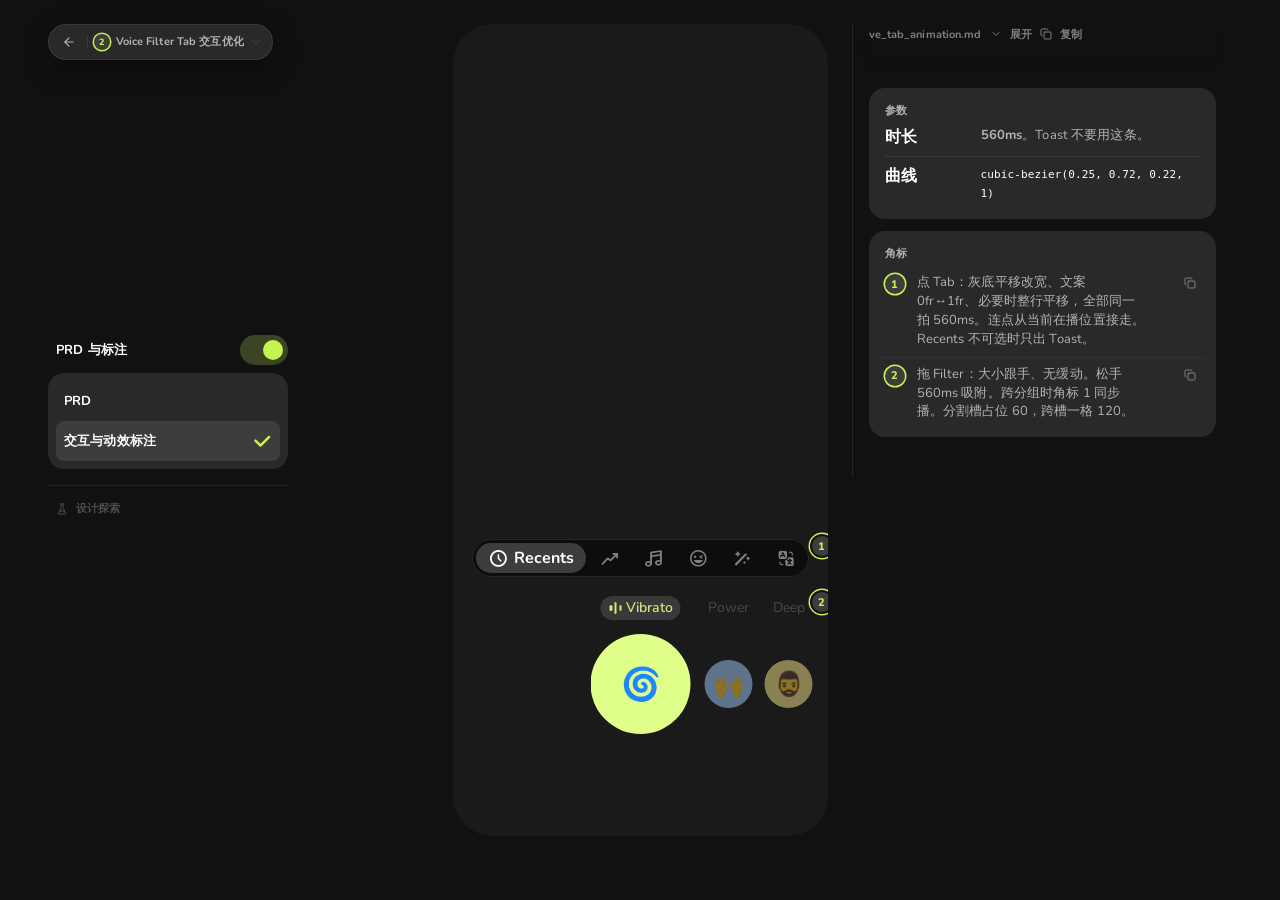
<file: delivery/02-ve-tab/index.html>
<!DOCTYPE html>
<html lang="en">
<head>
<meta charset="UTF-8">
<meta name="viewport" content="width=device-width, initial-scale=1.0">
<title>Voice Filter Tab 交互优化 · 设计与产品交付</title>
<link rel="preconnect" href="https://fonts.googleapis.com">
<link rel="preconnect" href="https://fonts.gstatic.com" crossorigin>
<link href="https://fonts.googleapis.com/css2?family=Nunito:ital,wght@0,400;0,600;0,700;0,800;1,400&family=Noto+Sans+JP:wght@400;600;700&display=swap" rel="stylesheet">
<link rel="stylesheet" href="../assets/studio-shell.css">
<style>
  * { box-sizing: border-box; margin: 0; padding: 0; }

  @font-face {
    font-family: 'buz';
    src: url('assets/fonts/buz.ttf') format('truetype');
    font-weight: normal;
    font-style: normal;
    font-display: block;
  }

  html, body { min-height: 100%; }
  body {
    background: #111;
    color: #fff;
    font-family: 'Nunito', sans-serif;
    -webkit-font-smoothing: antialiased;
  }


  .studio-seg button[data-lang="ja"] {
    font-family: 'Noto Sans JP', 'Nunito', sans-serif;
    letter-spacing: 0;
  }
  .tab-count-label {
    position: relative;
    z-index: 1;
    flex: 1 0 0;
    min-width: 28px;
    height: 30px;
    display: flex;
    align-items: center;
    justify-content: center;
    color: var(--s-ink);
    font-family: 'Nunito', sans-serif;
    font-size: var(--s-ui);
    font-weight: 700;
    letter-spacing: var(--s-track);
  }

  :root {
    --ve-duration: 0.56s;
    --ve-ease: cubic-bezier(0.25, 0.72, 0.22, 1);
  }

  @property --k {
    syntax: '<number>';
    inherits: true;
    initial-value: 0;
  }

  html[lang="ja"] .ve-tab-label span,
  html[lang="ja"] .filter-tag {
    font-family: 'Noto Sans JP', 'Nunito', sans-serif;
    letter-spacing: 0;
  }

  .phone {
    position: relative;
    width: 375px;
    height: 812px;
    overflow: hidden;
    border-radius: 40px;
    background: #1a1a1a;
  }

  .icon {
    font-family: 'buz';
    font-style: normal;
    line-height: 1;
  }

  /* Tab + Filter List relative to Figma: tab y=4, list y=90 → 50px gap */
  .filter-stage {
    position: absolute;
    left: 0;
    top: 516px;
    width: 375px;
  }

  /* VE-Tab (Figma 24346:30253) — 335×36 = padding 3 + item 30 + padding 3 */
  .ve-tab {
    position: relative;
    left: 20px;
    top: 0;
    width: 335px;
    height: 36px;
    padding: 3px;
    display: flex;
    flex-direction: column;
    justify-content: center;
    align-items: flex-start;
    overflow: hidden;
    border-radius: 100px;
    background: #0d0d0d;
    box-shadow: 0 0 0 0.5px rgba(255, 255, 255, 0.1);
    touch-action: none;
    user-select: none;
    cursor: grab;
    max-width: 335px;
    transition:
      width var(--ve-duration) var(--ve-ease),
      left var(--ve-duration) var(--ve-ease);
  }

  .ve-tab.is-dragging {
    cursor: grabbing;
  }

  .ve-tab.is-dragging .ve-tab-item {
    cursor: grabbing;
  }

  .ve-tab-row {
    position: relative;
    display: flex;
    align-items: center;
    gap: 4px;
    height: 30px;
    width: max-content;
    isolation: isolate;
  }

  .ve-tab-indicator {
    position: absolute;
    top: 0;
    left: 0;
    height: 30px;
    min-width: 110px;
    max-width: 140px;
    border-radius: 100px;
    background: #3d3d3d;
    z-index: 0;
    pointer-events: none;
  }

  .ve-tab-item {
    position: relative;
    z-index: 1;
    display: flex;
    flex-shrink: 0;
    flex-grow: 0;
    align-items: center;
    justify-content: center;
    gap: 0;
    height: 30px;
    min-width: 40px;
    max-width: 140px;
    padding: 0 8px;
    border: none;
    border-radius: 100px;
    background: transparent;
    cursor: pointer;
    -webkit-tap-highlight-color: transparent;
  }

  .ve-tab-item[hidden] {
    display: none !important;
  }

  .ve-tab-item.is-active {
    width: max-content;
    min-width: 110px;
    padding: 0 12px;
    justify-content: center;
  }

  .ve-tab-label {
    display: grid;
    flex: 0 0 auto;
    grid-template-columns: 0fr;
    margin-left: 0;
    opacity: 0;
    overflow: hidden;
    min-width: 0;
  }

  .ve-tab-item .icon {
    flex-shrink: 0;
    font-size: 20px;
    color: #808080;
    text-align: center;
    white-space: nowrap;
  }

  .ve-tab-item.is-active .icon {
    color: #fff;
  }

  .ve-tab-item.is-active .ve-tab-label {
    grid-template-columns: 1fr;
    margin-left: 6px;
    opacity: 1;
  }

  .ve-tab-label span {
    overflow: hidden;
    min-width: 0;
    font-family: 'Nunito', sans-serif;
    font-size: 16px;
    font-weight: 700;
    line-height: 130%;
    letter-spacing: 1%;
    color: #b3b3b3;
    white-space: nowrap;
  }

  .ve-tab-item.is-active .ve-tab-label span {
    color: #fff;
  }

  .ve-tab-row.is-animated {
    transition: transform var(--ve-duration) var(--ve-ease);
  }

  .ve-tab-row.is-animated .ve-tab-indicator {
    transition:
      transform var(--ve-duration) var(--ve-ease),
      width var(--ve-duration) var(--ve-ease);
  }

  .ve-tab-row.is-animated .ve-tab-item {
    transition:
      padding var(--ve-duration) var(--ve-ease),
      min-width var(--ve-duration) var(--ve-ease);
  }

  .ve-tab-row.is-animated .ve-tab-item .icon {
    transition: color var(--ve-duration) var(--ve-ease);
  }

  .ve-tab-row.is-animated .ve-tab-label {
    transition:
      grid-template-columns var(--ve-duration) var(--ve-ease),
      margin-left var(--ve-duration) var(--ve-ease),
      opacity var(--ve-duration) var(--ve-ease);
  }

  .ve-tab-row.is-animated .ve-tab-label span {
    transition: color var(--ve-duration) var(--ve-ease);
  }

  /* Filter List (Figma 24346:30262) — 375×116, 50px below tab */
  .filter-list {
    position: relative;
    margin-top: 20px;
    padding-top: 30px;
    width: 375px;
    height: 146px;
    overflow: hidden;
    touch-action: none;
    user-select: none;
    cursor: grab;
  }

  .filter-list.is-dragging {
    cursor: grabbing;
  }

  .filter-list-track {
    display: flex;
    align-items: center;
    height: 116px;
    width: max-content;
    will-change: transform;
  }

  .filter-item {
    --k: 0;
    position: relative;
    z-index: 0;
    flex-shrink: 0;
    display: flex;
    align-items: center;
    justify-content: center;
    width: calc(60px + 56px * var(--k));
    height: calc(60px + 56px * var(--k));
    padding: calc(6px * (1 - var(--k)));
    border: none;
    background: transparent;
    opacity: calc(0.5 + 0.5 * var(--k));
    cursor: inherit;
    -webkit-tap-highlight-color: transparent;
    pointer-events: none;
    transition: --k var(--ve-duration) var(--ve-ease);
  }

  .filter-list.is-dragging .filter-item {
    transition: none;
  }

  .filter-slick {
    display: block;
    position: relative;
    z-index: 1;
    isolation: isolate;
    flex-shrink: 0;
    width: 60px;
    height: 60px;
    pointer-events: none;
    opacity: 1;
  }

  .filter-slick::after {
    content: '';
    position: absolute;
    left: 50%;
    top: 6px;
    bottom: 6px;
    width: 1px;
    background: rgba(255, 255, 255, 0.2);
    opacity: 1;
    transform: translateX(-50%) scaleX(0.6);
    transform-origin: center;
    pointer-events: none;
  }

  .filter-dot {
    position: relative;
    display: flex;
    align-items: center;
    justify-content: center;
    width: calc(48px + 52px * var(--k));
    height: calc(48px + 52px * var(--k));
    border-radius: 100px;
    background: var(--filter-bg);
    overflow: hidden;
  }

  .filter-emoji {
    font-size: calc(24px + 8px * var(--k));
    line-height: 1;
  }

  .filter-item[data-mic] .filter-emoji {
    position: absolute;
    opacity: calc(1 - var(--k));
  }

  .filter-mic {
    display: none;
    font-size: calc(24px + 8px * var(--k));
    color: var(--filter-fg, #895c13);
    line-height: 1;
  }

  .filter-item[data-mic] .filter-mic {
    display: block;
    opacity: var(--k);
  }

  .filter-tag {
    position: absolute;
    left: 50%;
    top: calc(-58px + 28px * var(--k));
    transform: translateX(-50%);
    display: flex;
    align-items: center;
    justify-content: center;
    gap: 0;
    height: 24px;
    padding: 2px calc(8px * var(--k));
    border-radius: 20px;
    background: rgb(61 61 61 / var(--k));
    font-family: 'Nunito', sans-serif;
    font-size: 14px;
    font-weight: calc(400 + 200 * var(--k));
    line-height: 130%;
    letter-spacing: 1%;
    color: color-mix(in srgb, #808080 calc((1 - var(--k)) * 100%), var(--filter-bg) calc(var(--k) * 100%));
    white-space: nowrap;
    opacity: 0.9;
    pointer-events: none;
  }

  .filter-wave {
    display: block;
    position: relative;
    width: calc(14px * var(--k));
    height: 14px;
    margin-right: calc(3px * var(--k));
    overflow: hidden;
    flex-shrink: 0;
    opacity: var(--k);
  }

  .filter-wave i {
    position: absolute;
    border-radius: 14px;
    background: var(--filter-bg);
  }

  .filter-wave-l {
    top: 27.78%;
    bottom: 27.78%;
    left: 5.56%;
    right: 75%;
  }

  .filter-wave-m {
    top: 9.72%;
    bottom: 9.72%;
    left: 40.28%;
    right: 40.28%;
  }

  .filter-wave-r {
    top: 27.78%;
    bottom: 27.78%;
    left: 75%;
    right: 5.56%;
  }

  .ve-toast {
    position: absolute;
    left: 50%;
    top: 50%;
    z-index: 8;
    display: flex;
    align-items: center;
    justify-content: center;
    gap: 12px;
    padding: 10px 20px;
    border-radius: 24px;
    background: rgba(51, 51, 51, 0.5);
    backdrop-filter: blur(50px);
    -webkit-backdrop-filter: blur(50px);
    transform: translate(-50%, calc(-50% + 8px));
    opacity: 0;
    pointer-events: none;
    transition:
      opacity 0.22s var(--ve-ease),
      transform 0.22s var(--ve-ease);
  }

  .ve-toast.is-on {
    opacity: 1;
    transform: translate(-50%, -50%);
  }

  .ve-toast-icon {
    flex-shrink: 0;
    font-family: 'buz';
    font-size: 24px;
    font-style: normal;
    line-height: 1;
    color: #fff;
  }

  .ve-toast-text {
    max-width: 179px;
    font-family: 'Nunito', sans-serif;
    font-size: 14px;
    font-weight: 400;
    line-height: 130%;
    letter-spacing: 0.14px;
    color: #e0e0e0;
  }

  html[lang="ja"] .ve-toast-text {
    font-family: 'Noto Sans JP', 'Nunito', sans-serif;
    letter-spacing: 0;
  }

</style>
</head>
<body>

<div class="studio is-annot is-spec" id="studio" data-annot="spec">
  <nav class="studio-nav" aria-label="交付">
    <a class="studio-nav-home" href="../index.html" aria-label="设计与产品交付">
      <svg class="studio-ico" viewBox="0 0 24 24" fill="none" stroke="currentColor" stroke-width="2" stroke-linecap="round" stroke-linejoin="round" aria-hidden="true"><path d="m12 19-7-7 7-7"/><path d="M19 12H5"/></svg>
    </a>
    <span class="studio-nav-sep" aria-hidden="true"></span>
    <div class="studio-nav-pick">
      <button type="button" class="studio-nav-switch" aria-expanded="false" aria-haspopup="listbox" aria-controls="iter-menu">
        <span class="studio-nav-num">2</span>
        <span class="studio-nav-label">Voice Filter Tab 交互优化</span>
        <svg class="studio-ico" viewBox="0 0 24 24" fill="none" stroke="currentColor" stroke-width="2" stroke-linecap="round" stroke-linejoin="round" aria-hidden="true"><path d="m6 9 6 6 6-6"/></svg>
      </button>
    </div>
      <div class="studio-nav-menu" id="iter-menu" role="listbox">
        <div class="studio-nav-menu-clip">
        <div class="studio-nav-card">
        <a class="studio-nav-item" role="option" aria-selected="false" href="../01-ai-character/index.html">
          <span class="studio-nav-num">1</span>
          <span class="studio-nav-item-title">AI Character 资料与编辑</span>
          <time class="studio-nav-item-date" datetime="2026-09-04">2026.9.4</time>
        </a>
        <span class="studio-nav-item is-on" role="option" aria-selected="true" aria-current="page">
          <span class="studio-nav-num">2</span>
          <span class="studio-nav-item-title">Voice Filter Tab 交互优化</span>
          <time class="studio-nav-item-date" datetime="2026-08-17">2026.8.17</time>
        </span>
        </div>
        </div>
      </div>
  </nav>
  <aside class="studio-rail" data-studio-rail aria-label="原型控制">
    <template data-studio-explore>
        <div class="studio-field">
          <p class="studio-label">语言</p>
          <div class="studio-seg" id="lang-panel" role="radiogroup" aria-label="语言">
            <span class="studio-seg-thumb" aria-hidden="true"></span>
            <button type="button" data-lang="en" class="is-on" role="radio" aria-checked="true">EN</button>
            <button type="button" data-lang="es" role="radio" aria-checked="false">ES</button>
            <button type="button" data-lang="ja" role="radio" aria-checked="false">日本語</button>
          </div>
        </div>
        <div class="studio-field">
          <p class="studio-label">Recents</p>
          <div class="studio-seg" id="recents-panel" role="radiogroup" aria-label="Recents">
            <span class="studio-seg-thumb" aria-hidden="true"></span>
            <button type="button" data-recents="1" class="is-on" role="radio" aria-checked="true">On</button>
            <button type="button" data-recents="0" role="radio" aria-checked="false">Off</button>
          </div>
        </div>
        <div class="studio-field">
          <p class="studio-label">分割线</p>
          <div class="studio-seg" id="slick-panel" role="radiogroup" aria-label="分割线">
            <span class="studio-seg-thumb" aria-hidden="true"></span>
            <button type="button" data-slick="recents" class="is-on" role="radio" aria-checked="true">Recents 后</button>
            <button type="button" data-slick="all" role="radio" aria-checked="false">项之间</button>
            <button type="button" data-slick="off" role="radio" aria-checked="false">无</button>
          </div>
        </div>
        <div class="studio-field">
          <p class="studio-label">Tab 数量</p>
          <div class="studio-seg" id="tab-count-panel" role="group" aria-label="Tab 数量">
            <button type="button" id="tab-count-minus" aria-label="减少 Tab">−</button>
            <span class="tab-count-label" id="tab-count-label">6</span>
            <button type="button" id="tab-count-plus" aria-label="增加 Tab">+</button>
          </div>
        </div>
    </template>
  </aside>
  <div class="studio-board">
  <div class="studio-hero">
  <div class="studio-stage">
<div class="phone">
  <div class="ve-toast" id="ve-toast" role="status">
    <span class="ve-toast-icon" aria-hidden="true">&#xE919;</span>
    <span class="ve-toast-text" id="ve-toast-text">No recent filters yet. Try one now!</span>
  </div>
<div class="filter-stage">
  <div class="mark-hit" data-hot="1">
  <div class="ve-tab" id="ve-tab">
    <div class="ve-tab-row" id="ve-tab-row">
      <div class="ve-tab-indicator" id="ve-tab-indicator"></div>

      <button type="button" class="ve-tab-item is-active" data-tab="0" data-kind="recents" aria-label="Recents">
        <span class="icon" aria-hidden="true">&#xE950;</span>
        <span class="ve-tab-label"><span>Recents</span></span>
      </button>
      <button type="button" class="ve-tab-item" data-tab="1" aria-label="Trending">
        <span class="icon" aria-hidden="true">&#xE99A;</span>
        <span class="ve-tab-label"><span>Trending</span></span>
      </button>

      <button type="button" class="ve-tab-item" data-tab="2" aria-label="Singing">
        <span class="icon" aria-hidden="true">&#xE9C9;</span>
        <span class="ve-tab-label"><span>Singing</span></span>
      </button>

      <button type="button" class="ve-tab-item" data-tab="3" aria-label="Roles">
        <span class="icon" aria-hidden="true">&#xE995;</span>
        <span class="ve-tab-label"><span>Roles</span></span>
      </button>

      <button type="button" class="ve-tab-item" data-tab="4" aria-label="Effects">
        <span class="icon" aria-hidden="true">&#xE9B6;</span>
        <span class="ve-tab-label"><span>Effects</span></span>
      </button>

      <button type="button" class="ve-tab-item" data-tab="5" aria-label="Languages">
        <span class="icon" aria-hidden="true">&#xE95D;</span>
        <span class="ve-tab-label"><span>Languages</span></span>
      </button>
    </div>
  </div>
  <span class="prd-mark spec-mark" aria-hidden="true">1</span>
  </div>

  <div class="mark-hit" data-hot="2">
  <div class="filter-list" id="filter-list">
    <div class="filter-list-track" id="filter-list-track"></div>
  </div>
  <span class="prd-mark spec-mark" aria-hidden="true">2</span>
  </div>
</div>
</div>


  </div>
  <aside class="annot-col" id="annot-col" aria-hidden="false">
    <div class="annot-inner">
      <div class="prd-panel" id="prd-panel" aria-hidden="true">
        <div class="annot-empty">
          <svg class="studio-ico" viewBox="0 0 24 24" fill="none" stroke="currentColor" stroke-width="2" stroke-linecap="round" stroke-linejoin="round" aria-hidden="true"><path d="M15 2H6a2 2 0 0 0-2 2v16a2 2 0 0 0 2 2h12a2 2 0 0 0 2-2V7Z"/><path d="M14 2v4a2 2 0 0 0 2 2h4"/><path d="M10 9H8"/><path d="M16 13H8"/><path d="M16 17H8"/></svg>
          <p class="annot-empty-title">PRD 待补</p>
          <p class="annot-empty-desc">设计和动效已定。产品补交互规则后再填这一栏。</p>
        </div>
      </div>

      <div class="spec-panel" id="spec-panel" aria-hidden="false">
        <div class="annot-md-block">
          <div class="annot-toolbar">
            <span class="annot-file">ve_tab_animation.md</span>
            <div class="annot-actions">
              <button type="button" class="annot-md-toggle" aria-expanded="false" aria-controls="spec-md">
                <svg class="studio-ico" viewBox="0 0 24 24" fill="none" stroke="currentColor" stroke-width="2" stroke-linecap="round" stroke-linejoin="round" aria-hidden="true"><path d="m6 9 6 6 6-6"/></svg>
                <span class="annot-md-hint">展开</span>
              </button>
              <button type="button" class="annot-copy" data-copy="spec-md">
                <svg class="studio-ico" viewBox="0 0 24 24" fill="none" stroke="currentColor" stroke-width="2" stroke-linecap="round" stroke-linejoin="round" aria-hidden="true"><rect width="14" height="14" x="8" y="8" rx="2" ry="2"/><path d="M4 16c-1.1 0-2-.9-2-2V4c0-1.1.9-2 2-2h10c1.1 0 2 .9 2 2"/></svg>
                <span data-copy-label>复制</span>
              </button>
            </div>
          </div>
          <div class="annot-md-clip">
            <pre class="annot-md" id="spec-md"># 交互与动效

机内角标：

| # | 表面 | 这条动效 |
| --- | --- | --- |
| 1 | VE-Tab | 切换时灰底、文案、行平移同一拍 |
| 2 | Filter List | 拖拽跟手改大小，松手再吸附 |

Toast 不打角标，不走 560ms。

---

## 共用

Tab 与 Filter **共用**一套参数，原生不要拆成两套 ease。

| | |
| --- | --- |
| 时长 | **560ms** |
| 曲线 | `cubic-bezier(0.25, 0.72, 0.22, 1)` |
| 用途 | Tab 切换、文案展开/收起、灰底平移改宽、Filter 松手吸附 |

拖拽过程中 Filter **没有**过渡：位移和大小都跟手，松手后才用上面这套吸附。

---

## 1 · Tab 切换

触发：点某个可点的 Tab（或 Filter 拖进另一分组）。

同时发生、同一条 560ms 曲线：

| 元素 | 做什么 |
| --- | --- |
| 灰色 pill | `x` + `width` 跟到目标 hug 框（min 110 / max 140） |
| 目标项 | 文案 `0fr → 1fr`、间距 0→6、opacity 0→1 |
| 离开项 | 反向收起 |
| 行 | 仅当选中项会被裁切时 `translateX` |

文案宽度必须用可插值轨道（`0fr ↔ 1fr`）。先打开过渡再切选中态。连点时灰底从当前在播的位置接到新目标。

无 Recents 内容时点 Recents：只出 Toast，不要播这条。

---

## 2 · Filter 跟手

拖拽中：位移和大小 1:1 跟手，**关掉** size 过渡。第 `i` 项缩小、第 `i+1` 项放大，其余 `k=0`。跨分割槽时一格是 120px。

松手：用位移+速度估 `projectedX = x + v * 160`，吸附到该 index，`k → 1`，560ms 同 Tab 曲线。

拖过分组边界时，角标 1 的 Tab 切换同步播。</pre>
          </div>
        </div>
        <section class="prd-card">
          <h3>参数</h3>
          <table class="prd-table spec-table">
            <tr><th>时长</th><td><strong>560ms</strong>。Toast 不要用这条。</td></tr>
            <tr><th>曲线</th><td><span class="spec-code">cubic-bezier(0.25, 0.72, 0.22, 1)</span></td></tr>
          </table>
        </section>
        <section class="prd-card">
          <h3>角标</h3>
          <ul>
            <li class="prd-rule" data-hot="1">
              <span class="spec-mark spec-mark--inline">1</span>
              <p>点 Tab：灰底平移改宽、文案 0fr↔1fr、必要时整行平移，全部同一拍 560ms。连点从当前在播位置接走。Recents 不可选时只出 Toast。</p>
              <span class="prd-rule-actions">
                <button type="button" class="annot-icon" data-copy-rule aria-label="复制对应段落">
                  <svg class="studio-ico" viewBox="0 0 24 24" fill="none" stroke="currentColor" stroke-width="2" stroke-linecap="round" stroke-linejoin="round" aria-hidden="true"><rect width="14" height="14" x="8" y="8" rx="2" ry="2"/><path d="M4 16c-1.1 0-2-.9-2-2V4c0-1.1.9-2 2-2h10c1.1 0 2 .9 2 2"/></svg>
                </button>
              </span>
            </li>
            <li class="prd-rule" data-hot="2">
              <span class="spec-mark spec-mark--inline">2</span>
              <p>拖 Filter：大小跟手、无缓动。松手 560ms 吸附。跨分组时角标 1 同步播。分割槽占位 60，跨槽一格 120。</p>
              <span class="prd-rule-actions">
                <button type="button" class="annot-icon" data-copy-rule aria-label="复制对应段落">
                  <svg class="studio-ico" viewBox="0 0 24 24" fill="none" stroke="currentColor" stroke-width="2" stroke-linecap="round" stroke-linejoin="round" aria-hidden="true"><rect width="14" height="14" x="8" y="8" rx="2" ry="2"/><path d="M4 16c-1.1 0-2-.9-2-2V4c0-1.1.9-2 2-2h10c1.1 0 2 .9 2 2"/></svg>
                </button>
              </span>
            </li>
          </ul>
        </section>
      </div>
    </div>
  </aside>
  </div>
  </div>
</div>

<script src="../assets/studio-shell.js"></script>
<script>
  const TAB_GAP = 4;
  const INACTIVE_W = 40;
  const PILL_MIN_W = 110;
  const PILL_MAX_W = 140;
  const ANIM_MS = 560;
  const TAB_MAX_W = 335;
  const TAB_PAD_X = 6;

  const row = document.getElementById('ve-tab-row');
  const tabButtons = Array.from(document.querySelectorAll('.ve-tab-item'));
  const recentsTab = document.querySelector('.ve-tab-item[data-kind="recents"]');
  const indicator = document.getElementById('ve-tab-indicator');
  const tabHugWidth = [];
  let items = tabButtons.slice();
  let animTimer = 0;
  let activeTabIndex = 0;
  let showRecents = true;
  let slickMode = 'recents';
  let tabCount = 6;
  let tabTx = 0;
  let tabDrag = false;
  let tabMoved = false;
  let tabStartX = 0;
  let tabStartTx = 0;
  let tabLastX = 0;
  let tabLastT = 0;
  let tabVel = 0;

  function hugWidth(item) {
    const clone = item.cloneNode(true);
    clone.classList.add('is-active');
    clone.style.cssText = [
      'position:absolute',
      'left:-9999px',
      'top:0',
      'visibility:hidden',
      'width:max-content',
      'min-width:' + PILL_MIN_W + 'px',
      'max-width:' + PILL_MAX_W + 'px',
      'padding:0 12px',
      'transition:none'
    ].join(';');
    row.appendChild(clone);
    const label = clone.querySelector('.ve-tab-label');
    if (label) {
      label.style.gridTemplateColumns = 'max-content';
      label.style.marginLeft = '6px';
      label.style.opacity = '1';
      label.style.overflow = 'visible';
    }
    const width = clone.getBoundingClientRect().width;
    clone.remove();
    return Math.min(PILL_MAX_W, Math.max(PILL_MIN_W, width));
  }

  function indicatorBox() {
    const ir = indicator.getBoundingClientRect();
    const rr = row.getBoundingClientRect();
    return { left: ir.left - rr.left, width: ir.width };
  }

  function tabBox(index) {
    let left = 0;
    for (let i = 0; i < index; i++) left += INACTIVE_W + TAB_GAP;
    if (tabHugWidth[index] == null) tabHugWidth[index] = hugWidth(items[index]);
    return { left: left, width: tabHugWidth[index] };
  }

  function layoutIndicator(tabIndex) {
    tabHugWidth[tabIndex] = hugWidth(items[tabIndex]);
    const box = tabBox(tabIndex);
    const content = tabContentWidth();
    const innerMax = TAB_MAX_W - TAB_PAD_X;
    const inner = Math.min(innerMax, content);
    const parent = row.parentElement;
    parent.style.width = (inner + TAB_PAD_X) + 'px';
    parent.style.left = ((375 - inner - TAB_PAD_X) / 2) + 'px';

    let shift = 0;
    let neededRight = box.left + box.width;
    if (tabIndex === items.length - 2) neededRight += TAB_GAP + INACTIVE_W;
    if (neededRight > inner) shift = inner - neededRight;
    if (box.left + box.width + shift > inner) shift = inner - (box.left + box.width);
    if (box.left + shift < 0) shift = -box.left;

    indicator.style.width = box.width + 'px';
    indicator.style.transform = 'translateX(' + box.left + 'px)';
    tabTx = shift;
    row.style.transform = 'translateX(' + shift + 'px)';
  }

  function tabVisibleWidth() {
    const parent = row.parentElement;
    const cs = getComputedStyle(parent);
    return parent.clientWidth - parseFloat(cs.paddingLeft) - parseFloat(cs.paddingRight);
  }

  function tabContentWidth() {
    let width = 0;
    for (let i = 0; i < items.length; i++) {
      if (i === activeTabIndex) {
        if (tabHugWidth[i] == null) tabHugWidth[i] = hugWidth(items[i]);
        width += tabHugWidth[i];
      } else {
        width += INACTIVE_W;
      }
      if (i < items.length - 1) width += TAB_GAP;
    }
    return width;
  }

  function tabShiftMin() {
    return Math.min(0, tabVisibleWidth() - tabContentWidth());
  }

  function rubberTabTx(value) {
    const min = tabShiftMin();
    const max = 0;
    if (value > max) return max + (value - max) * 0.32;
    if (value < min) return min + (value - min) * 0.32;
    return value;
  }

  function applyTabTx(value, animate) {
    tabTx = value;
    row.style.transition = animate
      ? 'transform ' + ANIM_MS + 'ms var(--ve-ease)'
      : 'none';
    row.style.transform = 'translateX(' + tabTx + 'px)';
  }

  function applyTab(tabIndex, animate) {
    const toItem = items[tabIndex];
    const fromItem = document.querySelector('.ve-tab-item.is-active');
    if (!toItem || fromItem === toItem) return;

    const fromBox = animate ? indicatorBox() : null;
    activeTabIndex = tabIndex;
    clearTimeout(animTimer);

    if (animate) {
      row.classList.add('is-animated');
      if (fromBox && fromBox.width > 1) {
        indicator.style.transition = 'none';
        row.style.transition = 'none';
        indicator.style.width = fromBox.width + 'px';
        indicator.style.transform = 'translateX(' + fromBox.left + 'px)';
        indicator.offsetWidth;
        indicator.style.transition = '';
        row.style.transition = '';
      }
    }

    items.forEach((el) => el.classList.toggle('is-active', el === toItem));
    layoutIndicator(tabIndex);
    if (animate) {
      animTimer = setTimeout(() => row.classList.remove('is-animated'), ANIM_MS + 40);
    }
  }

  function selectTab(toItem) {
    const tabIndex = items.indexOf(toItem);
    if (tabIndex < 0) return;
    if (!showRecents && toItem.dataset.kind === 'recents') {
      showRecentsToast();
      return;
    }
    applyTab(tabIndex, true);
    const range = TAB_RANGES[tabIndex];
    if (!range) return;
    setFilterIndex(range[0] + tabFilterIndex[tabIndex], true, true);
  }

  const veTab = document.getElementById('ve-tab');
  let tabHit = null;

  veTab.addEventListener('pointerdown', (e) => {
    if (e.button !== 0) return;
    tabDrag = true;
    tabMoved = false;
    tabHit = e.target.closest('.ve-tab-item');
    tabStartX = tabLastX = e.clientX;
    tabStartTx = tabTx;
    tabLastT = performance.now();
    tabVel = 0;
  });

  veTab.addEventListener('pointermove', (e) => {
    if (!tabDrag) return;
    const dx = e.clientX - tabStartX;
    if (!tabMoved) {
      if (Math.abs(dx) <= 6) return;
      tabMoved = true;
      veTab.classList.add('is-dragging');
      if (veTab.setPointerCapture) veTab.setPointerCapture(e.pointerId);
      row.classList.remove('is-animated');
    }
    const now = performance.now();
    const dt = now - tabLastT;
    if (dt > 0) tabVel = (e.clientX - tabLastX) / dt;
    tabLastX = e.clientX;
    tabLastT = now;
    applyTabTx(rubberTabTx(tabStartTx + dx), false);
  });

  function endTabDrag() {
    if (!tabDrag) return;
    tabDrag = false;
    veTab.classList.remove('is-dragging');
    const hit = tabHit;
    tabHit = null;
    if (tabMoved) {
      const min = tabShiftMin();
      const projected = tabTx + tabVel * 160;
      applyTabTx(Math.max(min, Math.min(0, projected)), true);
      return;
    }
    if (hit) selectTab(hit);
  }

  veTab.addEventListener('pointerup', endTabDrag);
  veTab.addEventListener('pointercancel', endTabDrag);

  const FILTER_VIEW = 375;
  const FILTER_W = 60;
  const FILTER_ACTIVE_W = 116;
  const FILTER_SLICK_W = 60;
  const FILTER_SNAP_MS = ANIM_MS;
  const FILTER_EASE = getComputedStyle(document.documentElement).getPropertyValue('--ve-ease').trim() || 'cubic-bezier(0.25, 0.72, 0.22, 1)';

  const FILTERS = [
    { name: 'Vibrato', bg: '#e0ff8a', emoji: '🌀' },
    { name: 'Power', bg: '#a1ceff', emoji: '🙌' },
    { name: 'Deep', bg: '#f9e88c', fg: '#895c13', mic: true, emoji: '&#x1F9D4;&#x200D;&#x2642;&#xFE0F;' },
    { name: 'Sweet', bg: '#98fff8', emoji: '🎀' },
    { name: 'Baby', bg: '#d6eef6', emoji: '🍼' },
    { name: 'Ghostly', bg: '#c8a6ff', emoji: '👻' },
    { name: 'Opera', bg: '#ffd0a8', emoji: '🎭' },
    { name: 'Choir', bg: '#e8d0ff', emoji: '🎶' },
    { name: 'Robot', bg: '#c5d4e0', emoji: '🤖' },
    { name: 'Monster', bg: '#ffb4a8', emoji: '👹' },
    { name: 'Angry', bg: '#9bf5c5', emoji: '😡' },
    { name: 'Echo', bg: '#b8e0ff', emoji: '🔊' },
    { name: 'Space', bg: '#d4c8ff', emoji: '🌌' },
    { name: 'English', bg: '#d0e8ff', emoji: 'Aa' },
    { name: 'Japanese', bg: '#ffd0d8', emoji: 'あ' },
    { name: 'Spanish', bg: '#ffe8b8', emoji: 'ñ' }
  ];

  const TAB_RANGES_ALL = [
    [0, 2],
    [3, 5],
    [6, 7],
    [8, 10],
    [11, 12],
    [13, 15]
  ];
  const RECENTS_FILTER_COUNT = 3;
  let TAB_RANGES = TAB_RANGES_ALL.slice();

  const filterList = document.getElementById('filter-list');
  const filterTrack = document.getElementById('filter-list-track');
  let tabFilterIndex = TAB_RANGES.map(() => 0);

  let filterItems = [];
  let filterIndex = 0;
  let filterTx = 0;
  let filterDrag = false;
  let filterStartX = 0;
  let filterStartTx = 0;
  let filterLastX = 0;
  let filterLastT = 0;
  let filterVel = 0;
  let filterMoved = false;

  function tabForFilter(index) {
    for (let t = 0; t < TAB_RANGES.length; t++) {
      const range = TAB_RANGES[t];
      if (!range) continue;
      if (index >= range[0] && index <= range[1]) return t;
    }
    return showRecents ? 0 : 1;
  }

  function slickAfterIndices() {
    if (slickMode === 'off') return [];
    if (slickMode === 'recents') {
      return showRecents ? [RECENTS_FILTER_COUNT - 1] : [];
    }
    const ends = [];
    for (let t = 0; t < TAB_RANGES.length; t++) {
      const range = TAB_RANGES[t];
      if (!range) continue;
      ends.push(range[1]);
    }
    if (ends.length) ends.pop();
    return ends;
  }

  function slickWidthBefore(index) {
    let n = 0;
    slickAfterIndices().forEach(function (end) {
      if (index > end) n += 1;
    });
    return n * FILTER_SLICK_W;
  }

  function filterAnchor(index) {
    return index * FILTER_W + FILTER_ACTIVE_W / 2 + slickWidthBefore(index);
  }

  function filterSnapTx(index) {
    return FILTER_VIEW / 2 - filterAnchor(index);
  }

  function filterMinTx() {
    return filterSnapTx(Math.max(0, filterItems.length - 1));
  }

  function filterMaxTx() {
    return filterSnapTx(0);
  }

  function filterProgress(tx) {
    const n = Math.max(1, filterItems.length);
    const focus = FILTER_VIEW / 2 - tx;
    if (focus <= filterAnchor(0)) return 0;
    if (focus >= filterAnchor(n - 1)) return n - 1;
    for (let i = 0; i < n - 1; i++) {
      const a = filterAnchor(i);
      const b = filterAnchor(i + 1);
      if (focus <= b) return i + (focus - a) / (b - a);
    }
    return n - 1;
  }

  function applyFilterK(p) {
    const n = filterItems.length;
    const last = n - 1;
    const i0 = Math.min(last, Math.floor(p));
    const t = p - i0;
    for (let i = 0; i < n; i++) {
      let k = 0;
      if (i === i0) k = 1 - t;
      else if (i === i0 + 1) k = t;
      if (i0 === last) k = i === last ? 1 : 0;
      filterItems[i].style.setProperty('--k', String(k));
      filterItems[i].classList.toggle('is-selected', k >= 0.5);
    }
  }

  function applyFilterTx(value, animate) {
    filterTx = value;
    filterTrack.style.transition = animate
      ? 'transform ' + FILTER_SNAP_MS + 'ms ' + FILTER_EASE
      : 'none';
    filterTrack.style.transform = 'translateX(' + filterTx + 'px)';
  }

  function setFilterIndex(index, animate, fromTab) {
    if (!filterItems.length) return;
    filterIndex = Math.max(0, Math.min(filterItems.length - 1, index));
    const tab = tabForFilter(filterIndex);
    const range = TAB_RANGES[tab];
    if (range) tabFilterIndex[tab] = filterIndex - range[0];
    applyFilterK(filterIndex);
    applyFilterTx(filterSnapTx(filterIndex), animate);
    if (!fromTab) applyTab(tab, animate);
  }

  function rubberTx(value) {
    const min = filterMinTx();
    const max = filterMaxTx();
    if (value > max) return max + (value - max) * 0.32;
    if (value < min) return min + (value - min) * 0.32;
    return value;
  }

  function visibleFilters() {
    const end = TAB_RANGES_ALL[tabCount - 1][1] + 1;
    const all = FILTERS.slice(0, end);
    return showRecents ? all : all.slice(RECENTS_FILTER_COUNT);
  }

  function rebuildFilters() {
    const filters = visibleFilters();
    const after = new Set(slickAfterIndices());
    const html = [];
    filters.forEach(function (filter, i) {
      html.push(renderFilterButton(filter));
      if (after.has(i)) html.push('<span class="filter-slick" aria-hidden="true"></span>');
    });
    filterTrack.innerHTML = html.join('');
    filterItems = Array.from(filterTrack.querySelectorAll('.filter-item'));
    filterTrack.classList.toggle('is-slick', after.size > 0);
  }

  function renderFilterButton(filter) {
    const fg = filter.fg ? '--filter-fg:' + filter.fg + ';' : '';
    const mic = filter.mic ? ' data-mic="true"' : '';
    return (
      '<button type="button" class="filter-item" style="--filter-bg:' + filter.bg + ';' + fg + '" aria-label="' + filter.name + '"' + mic + '>' +
        '<span class="filter-tag">' +
          '<span class="filter-wave" aria-hidden="true"><i class="filter-wave-l"></i><i class="filter-wave-m"></i><i class="filter-wave-r"></i></span>' +
          '<span class="filter-tag-text">' + filter.name + '</span>' +
        '</span>' +
        '<span class="filter-dot">' +
          '<span class="filter-emoji" aria-hidden="true">' + filter.emoji + '</span>' +
          '<span class="icon filter-mic" aria-hidden="true">&#xE927;</span>' +
        '</span>' +
      '</button>'
    );
  }

  filterList.addEventListener('pointerdown', (e) => {
    if (e.button !== 0) return;
    filterDrag = true;
    filterMoved = false;
    filterStartX = filterLastX = e.clientX;
    filterStartTx = filterTx;
    filterLastT = performance.now();
    filterVel = 0;
    filterList.classList.add('is-dragging');
    filterList.setPointerCapture(e.pointerId);
    applyFilterTx(filterTx, false);
  });

  filterList.addEventListener('pointermove', (e) => {
    if (!filterDrag) return;
    const now = performance.now();
    const dx = e.clientX - filterStartX;
    if (Math.abs(dx) > 6) filterMoved = true;
    const dt = now - filterLastT;
    if (dt > 0) filterVel = (e.clientX - filterLastX) / dt;
    filterLastX = e.clientX;
    filterLastT = now;
    applyFilterTx(rubberTx(filterStartTx + dx), false);
    const p = filterProgress(filterTx);
    applyFilterK(p);
    const tab = tabForFilter(Math.round(p));
    if (tab !== activeTabIndex) applyTab(tab, true);
  });

  function endFilterDrag() {
    if (!filterDrag) return;
    filterDrag = false;
    filterList.classList.remove('is-dragging');
    const projected = filterTx + filterVel * 160;
    setFilterIndex(Math.round(filterProgress(projected)), true, false);
  }

  filterList.addEventListener('pointerup', endFilterDrag);
  filterList.addEventListener('pointercancel', endFilterDrag);

  filterList.addEventListener('click', (e) => {
    if (filterMoved) {
      e.preventDefault();
      e.stopPropagation();
    }
  }, true);

  filterTrack.innerHTML = '';
  filterItems = [];

  const I18N = {
    en: {
      tabs: ['Recents', 'Trending', 'Singing', 'Roles', 'Effects', 'Languages'],
      filters: ['Vibrato', 'Power', 'Deep', 'Sweet', 'Baby', 'Ghostly', 'Opera', 'Choir', 'Robot', 'Monster', 'Angry', 'Echo', 'Space', 'English', 'Japanese', 'Spanish'],
      toast: 'No recent filters yet. Try one now!'
    },
    es: {
      tabs: ['Recientes', 'Tendencias', 'Canto', 'Roles', 'Efectos', 'Idiomas'],
      filters: ['Vibrato', 'Potencia', 'Grave', 'Dulce', 'Bebé', 'Fantasma', 'Ópera', 'Coro', 'Robot', 'Monstruo', 'Enojo', 'Eco', 'Espacio', 'Inglés', 'Japonés', 'Español'],
      toast: 'Aún no hay filtros recientes. ¡Prueba uno!'
    },
    ja: {
      tabs: ['履歴', 'トレンド', '歌', 'ロール', 'エフェクト', '言語'],
      filters: ['ビブラート', 'パワー', 'ディープ', 'スイート', 'ベビー', 'ゴースト', 'オペラ', '合唱', 'ロボット', 'モンスター', '怒り', 'エコー', 'スペース', '英語', '日本語', 'スペイン語'],
      toast: '最近のフィルターはまだありません。試してみよう！'
    }
  };

  const langPanel = document.getElementById('lang-panel');
  const toastEl = document.getElementById('ve-toast');
  let currentLang = 'en';
  let toastTimer = 0;

  function layoutRailThumbs() {
    if (typeof layoutStudioRailSegs === 'function') layoutStudioRailSegs();
  }
  function afterRailLayout() {
    requestAnimationFrame(function () {
      layoutRailThumbs();
      requestAnimationFrame(layoutRailThumbs);
    });
  }

  function showRecentsToast() {
    toastEl.classList.add('is-on');
    clearTimeout(toastTimer);
    toastTimer = setTimeout(() => toastEl.classList.remove('is-on'), 2200);
  }

  function hideRecentsToast() {
    clearTimeout(toastTimer);
    toastEl.classList.remove('is-on');
  }

  function applyLabels() {
    const pack = I18N[currentLang];
    tabButtons.forEach((item, i) => {
      const label = pack.tabs[i];
      item.setAttribute('aria-label', label);
      item.querySelector('.ve-tab-label span').textContent = label;
    });
    const names = visibleFilters().map(function (_, i) {
      const packNames = I18N[currentLang].filters;
      return showRecents ? packNames[i] : packNames[i + RECENTS_FILTER_COUNT];
    });
    filterItems.forEach((item, i) => {
      const label = names[i];
      item.setAttribute('aria-label', label);
      item.querySelector('.filter-tag-text').textContent = label;
    });
    document.getElementById('ve-toast-text').textContent = pack.toast;
  }

  function applyLocale(lang) {
    currentLang = lang;
    document.documentElement.lang = lang;
    applyLabels();
    tabHugWidth.length = 0;
    langPanel.querySelectorAll('button[data-lang]').forEach((btn) => {
      const on = btn.dataset.lang === lang;
      btn.classList.toggle('is-on', on);
      btn.setAttribute('aria-checked', on ? 'true' : 'false');
    });
    layoutRailThumbs();
    layoutIndicator(activeTabIndex);
    const loads = [];
    if (document.fonts && document.fonts.load) {
      loads.push(document.fonts.load('700 16px Nunito'));
      loads.push(document.fonts.load('700 16px "Noto Sans JP"'));
    }
    Promise.all(loads).then(function () {
      tabHugWidth.length = 0;
      layoutIndicator(activeTabIndex);
    });
  }

  function setShowRecents(on) {
    const switching = on !== showRecents && filterItems.length;
    const prevTab = activeTabIndex;
    const prevFilter = filterIndex;
    if (on === showRecents && filterItems.length) return;

    showRecents = on;
    recentsTab.classList.toggle('is-locked', !on);
    refreshTabModel();
    tabFilterIndex = TAB_RANGES.map(() => 0);
    rebuildFilters();
    hideRecentsToast();

    if (switching) {
      if (on) {
        activeTabIndex = Math.max(1, prevTab);
        filterIndex = prevFilter + RECENTS_FILTER_COUNT;
      } else {
        activeTabIndex = 1;
        filterIndex = 0;
      }
    }
    activeTabIndex = clampActiveTab();
    tabHugWidth.length = 0;
    tabButtons.forEach((el) => el.classList.remove('is-active'));
    items.forEach((el, i) => el.classList.toggle('is-active', i === activeTabIndex));
    applyLabels();
    layoutIndicator(activeTabIndex);
    setFilterIndex(filterIndex, false, true);

    document.querySelectorAll('#recents-panel button[data-recents]').forEach((btn) => {
      const isOn = btn.dataset.recents === (on ? '1' : '0');
      btn.classList.toggle('is-on', isOn);
      btn.setAttribute('aria-checked', isOn ? 'true' : 'false');
    });
    layoutRailThumbs();
  }

  langPanel.addEventListener('click', (e) => {
    const btn = e.target.closest('button[data-lang]');
    if (!btn) return;
    applyLocale(btn.dataset.lang);
  });

  document.getElementById('recents-panel').addEventListener('click', (e) => {
    const btn = e.target.closest('button[data-recents]');
    if (!btn) return;
    setShowRecents(btn.dataset.recents === '1');
  });

  function setSlickMode(mode) {
    slickMode = mode;
    rebuildFilters();
    applyLabels();
    setFilterIndex(filterIndex, false, true);
    document.querySelectorAll('#slick-panel button[data-slick]').forEach((btn) => {
      const isOn = btn.dataset.slick === mode;
      btn.classList.toggle('is-on', isOn);
      btn.setAttribute('aria-checked', isOn ? 'true' : 'false');
    });
    layoutRailThumbs();
  }

  document.getElementById('slick-panel').addEventListener('click', (e) => {
    const btn = e.target.closest('button[data-slick]');
    if (!btn) return;
    setSlickMode(btn.dataset.slick);
  });

  function refreshTabModel() {
    tabButtons.forEach(function (btn, i) {
      btn.hidden = i >= tabCount;
    });
    recentsTab.classList.toggle('is-locked', !showRecents);
    items = tabButtons.slice(0, tabCount);
    const sliced = TAB_RANGES_ALL.slice(0, tabCount);
    TAB_RANGES = showRecents
      ? sliced.slice()
      : sliced.map(function (range, i) {
          return i === 0
            ? null
            : [range[0] - RECENTS_FILTER_COUNT, range[1] - RECENTS_FILTER_COUNT];
        });
  }

  function updateTabCountUi() {
    document.getElementById('tab-count-label').textContent = String(tabCount);
    document.getElementById('tab-count-minus').disabled = tabCount <= 2;
    document.getElementById('tab-count-plus').disabled = tabCount >= tabButtons.length;
  }

  function clampActiveTab() {
    let next = Math.min(activeTabIndex, items.length - 1);
    if (!showRecents && next === 0 && items.length > 1) next = 1;
    return Math.max(0, next);
  }

  function setTabCount(n) {
    n = Math.max(2, Math.min(tabButtons.length, n));
    if (n === tabCount && items.length === n) {
      updateTabCountUi();
      return;
    }
    tabCount = n;
    refreshTabModel();
    while (tabFilterIndex.length < TAB_RANGES.length) tabFilterIndex.push(0);
    tabFilterIndex.length = TAB_RANGES.length;
    rebuildFilters();
    activeTabIndex = clampActiveTab();
    tabHugWidth.length = 0;
    tabButtons.forEach((el) => el.classList.remove('is-active'));
    items.forEach((el, i) => el.classList.toggle('is-active', i === activeTabIndex));
    applyLabels();
    layoutIndicator(activeTabIndex);
    const range = TAB_RANGES[activeTabIndex];
    if (range) {
      const idx = range[0] + (tabFilterIndex[activeTabIndex] || 0);
      setFilterIndex(Math.max(range[0], Math.min(range[1], idx)), false, true);
    } else {
      setFilterIndex(0, false, true);
    }
    updateTabCountUi();
  }

  document.getElementById('tab-count-panel').addEventListener('click', (e) => {
    const minus = e.target.closest('#tab-count-minus');
    const plus = e.target.closest('#tab-count-plus');
    if (minus) setTabCount(tabCount - 1);
    if (plus) setTabCount(tabCount + 1);
  });

  setShowRecents(true);
  updateTabCountUi();
  afterRailLayout();
  window.addEventListener('resize', afterRailLayout);
  requestAnimationFrame(function () {
    document.getElementById('studio').classList.add('is-ready');
  });

  if (document.fonts && document.fonts.ready) {
    document.fonts.ready.then(() => {
      tabHugWidth.length = 0;
      layoutIndicator(activeTabIndex);
    });
  }

</script>
</body>
</html>
</file>
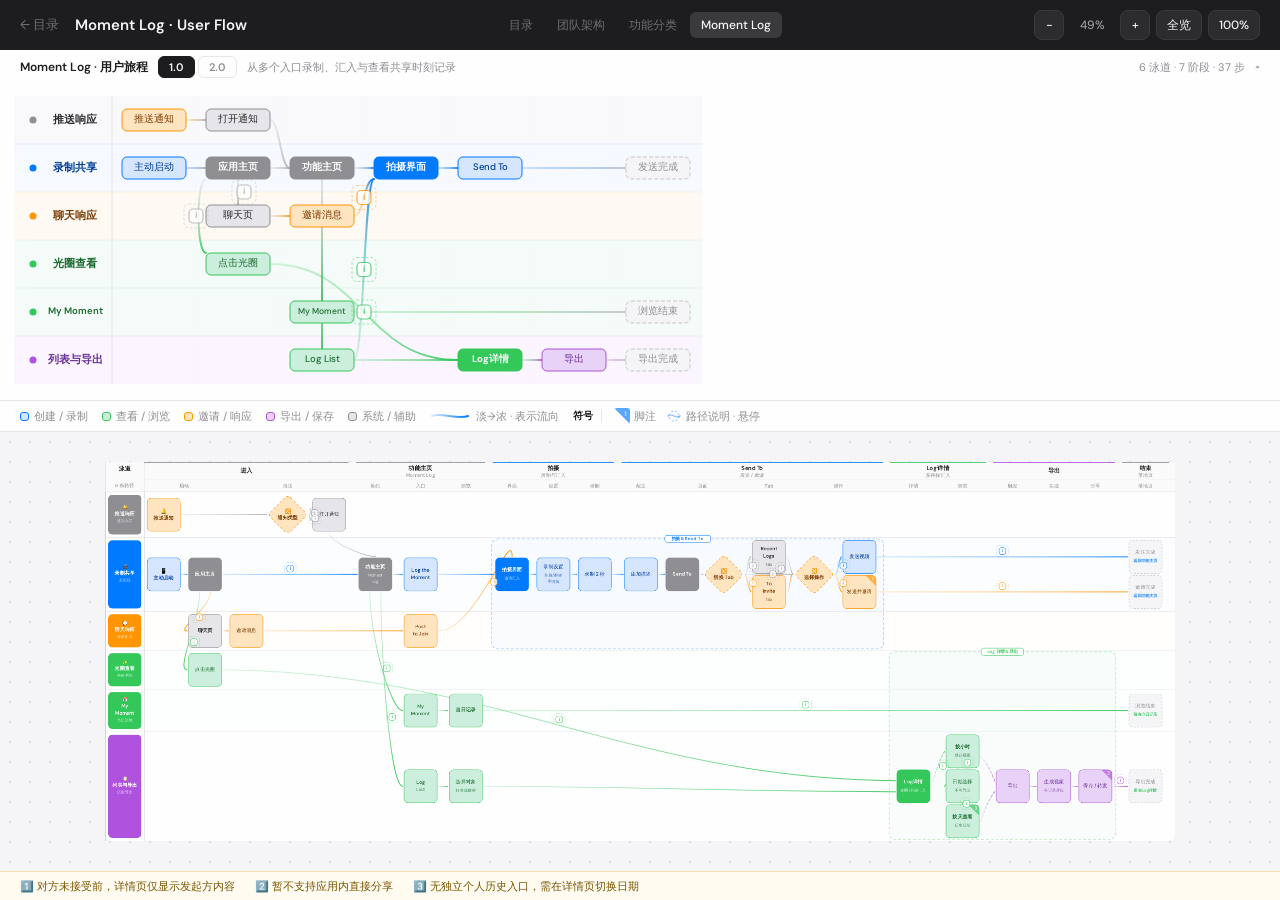
<file: moment_log_flow.html>
<!DOCTYPE html>
<html lang="zh-CN">
<head>
<meta charset="UTF-8">
<meta name="viewport" content="width=device-width, initial-scale=1.0">
<title>Moment Log · User Flow</title>
<link rel="preconnect" href="https://fonts.googleapis.com">
<link rel="preconnect" href="https://fonts.gstatic.com" crossorigin>
<link href="https://fonts.googleapis.com/css2?family=DM+Sans:ital,opsz,wght@0,9..40,300..700;1,9..40,300..700&display=swap" rel="stylesheet">
<link rel="stylesheet" href="assets/site.css">
<style>
  * { box-sizing: border-box; margin: 0; padding: 0; }
  html, body { height: 100%; overflow: hidden; }
  :root {
    /* ── Design Tokens ───────────────────────────────────────
       圆角   sheet 12 / block 8 / pill 5
       描边   node 1.5 / bold 2 / edge-main 2 / edge-aux 1.5
       色彩   5语义色 + neutral chrome + canvas bg
    ──────────────────────────────────────────────────────── */
    --bg:          #f5f5f7;   /* 页面底色 */
    --dot:         #dddde6;   /* 点阵 */
    --chrome:      rgba(255,255,255,0.88);
    --border:      #e5e5ea;   /* 细分割线 */
    --text:        #1d1d1f;   /* 正文 */
    --muted:       #8e8e93;   /* 次级 */
    --subtle:      #aeaeb2;   /* 更次级 */
    --warn-bg:     #fffbf0;
    --warn-border: #f0e0b0;
    --warn-text:   #7a5400;
    /* 保留旧名给已有 CSS 用 */
    --vis-bg: var(--bg); --vis-dot: var(--dot); --vis-chrome: var(--chrome);
    --vis-border: var(--border); --vis-text: var(--text); --vis-muted: var(--muted);
    --vis-warn-bg: var(--warn-bg); --vis-warn-border: var(--warn-border); --vis-warn-text: var(--warn-text);
  }
  body {
    font-family: "DM Sans", -apple-system, BlinkMacSystemFont, "SF Pro Display", "Helvetica Neue", sans-serif;
    background: var(--vis-bg);
    -webkit-font-smoothing: antialiased;
    display: flex;
    flex-direction: column;
  }

  /* ── Summary 栏 ── */
  .sum-bar {
    flex-shrink: 0;
    background: var(--vis-chrome);
    border-bottom: 0.5px solid var(--vis-border);
    backdrop-filter: saturate(180%) blur(12px);
    overflow: hidden;
    transition: max-height 0.24s ease;
  }
  .sum-bar.collapsed { max-height: 34px; }
  .sum-bar.expanded  { max-height: 360px; }
  .sum-header {
    height: 34px; display: flex; align-items: center; gap: 10px;
    padding: 0 20px; cursor: pointer; user-select: none;
  }
  .sum-header:hover { background: rgba(0,0,0,0.025); }
  .sum-title  { font-size: 12px; font-weight: 600; color: var(--vis-text); }
  .sum-desc   { font-size: 11px; color: var(--vis-muted); flex: 1; }
  .sum-stat   { font-size: 11px; color: var(--vis-muted); }
  .sum-chevron { font-size: 10px; color: var(--vis-muted); line-height: 1; transition: transform 0.2s; flex-shrink: 0; }
  .sum-bar.expanded .sum-chevron { transform: rotate(180deg); }

  .sum-body {
    padding: 4px 14px 8px;
    overflow-x: auto;
    overflow-y: auto;
  }
  body[data-flow-ver="2.0"] .sum-body {
    flex: 1;
    min-height: 0;
  }
  body[data-flow-ver="2.0"] .sum-bar.expanded {
    flex: 1;
    min-height: 0;
    display: flex;
    flex-direction: column;
    max-height: none;
  }
  .sum-row {
    display: flex; align-items: center; gap: 0; min-height: 24px;
  }
  .sum-lane-lbl {
    flex-shrink: 0; width: 88px;
    display: flex; align-items: center; gap: 5px;
    font-size: 10.5px; font-weight: 600;
  }
  .sum-lane-dot { width: 6px; height: 6px; border-radius: 50%; flex-shrink: 0; }
  .sum-chain { display: flex; align-items: center; flex-wrap: wrap; gap: 1px; }
  .sum-node {
    display: inline-flex; align-items: center; justify-content: center;
    padding: 2px 7px; border-radius: 5px; border: 1px solid transparent;
    font-size: 10px; white-space: nowrap; line-height: 1.5;
  }
  .sum-node.em { font-weight: 700; }
  .sum-node.end-node {
    font-size: 10px; font-weight: 400; border-style: dashed;
  }
  .sum-arr { padding: 0 3px; color: #c7c7cc; font-size: 9px; line-height: 1; }
  .sum-merge {
    display: inline-flex; align-items: center; gap: 3px;
    padding: 2px 6px; border-radius: 10px;
    font-size: 10px; white-space: nowrap; line-height: 1.5;
    border: 1px dashed; opacity: 0.75;
  }
  .sum-tabs {
    display: flex; align-items: center; gap: 3px; flex-shrink: 0;
  }
  .sum-tab {
    padding: 3px 10px; border-radius: 6px; border: 1px solid var(--vis-border);
    background: transparent; color: var(--vis-muted);
    font-size: 11px; font-weight: 600; cursor: pointer; font-family: inherit;
  }
  .sum-tab:hover { background: rgba(0,0,0,0.04); color: var(--vis-text); }
  .sum-tab.active { background: #1d1d1f; border-color: #1d1d1f; color: #f5f5f7; }
  .sum-v2-swatch {
    width: 10px; height: 10px; border-radius: 3px; border: 1px solid;
  }
  .sum-v2-swatch.new { background: #007aff; border-color: #007aff; }
  .sum-v2-swatch.changed { background: #ff9500; border-color: #ff9500; }
  .sum-v2-swatch.legacy { background: #ececef; border-color: #b8b8bd; opacity: 0.58; }

  /* ── 图例（单行） ── */
  .meta-bar {
    display: flex; flex-wrap: wrap; align-items: center; gap: 10px 14px;
    padding: 7px 20px;
    background: var(--vis-chrome);
    border-bottom: 0.5px solid var(--vis-border);
    backdrop-filter: saturate(180%) blur(12px);
    flex-shrink: 0;
  }
  .leg {
    display: flex; align-items: center; gap: 5px;
    font-size: 11px; color: var(--vis-muted);
    padding: 0;
    background: transparent; border: none;
  }
  .leg-swatch { width: 9px; height: 9px; border-radius: 3px; border: 1px solid; }
  .leg-line {
    display: flex; align-items: center; gap: 6px;
    font-size: 11px; color: var(--vis-muted);
    padding: 0; background: transparent; border: none;
  }
  .leg-line svg { display: block; }

  #full-flow { display: flex; flex-direction: column; flex: 1; min-height: 0; }
  body[data-flow-ver="2.0"] #full-flow { display: none; }
  body[data-flow-ver="2.0"] .topbar-right { display: none; }

  /* ── 脚注栏 ── */
  .footnotes {
    flex-shrink: 0;
    padding: 6px 20px;
    background: var(--vis-warn-bg);
    border-top: 0.5px solid var(--vis-warn-border);
    display: flex; flex-wrap: wrap; align-items: center; gap: 4px 20px;
  }
  .fn-item {
    font-size: 11px; color: var(--vis-warn-text); line-height: 1.5;
  }

  /* ── 画布 ── */
  .canvas-wrap {
    flex: 1; overflow: hidden; position: relative;
    cursor: grab;
    background-color: var(--vis-bg);
    background-image: radial-gradient(circle, var(--vis-dot) 1px, transparent 1px);
    background-size: 20px 20px;
    touch-action: none;
  }
  .canvas-wrap.drag { cursor: grabbing; }
  #wrap {
    position: absolute; top: 0; left: 0;
    transform-origin: 0 0; will-change: transform;
  }
  #svg { display: block; overflow: visible; }
  .flow-icon {
    display: flex; align-items: center; justify-content: center;
    width: 100%; height: 100%; line-height: 1;
  }
  .edge-tip {
    position: fixed; z-index: 200; pointer-events: none;
    padding: 6px 10px; max-width: 260px;
    font-size: 11px; line-height: 1.45; color: #f5f5f7;
    background: rgba(29, 29, 31, 0.92); border-radius: 8px;
    box-shadow: 0 4px 16px rgba(0, 0, 0, 0.18);
  }
  .edge-hint { cursor: help; }
  .edge-hint .hint-badge { opacity: 0.78; transition: opacity 0.12s ease; }
  .edge-hint .hint-ring {
    opacity: 0.42; transition: opacity 0.12s ease, stroke-width 0.12s ease;
    pointer-events: none;
  }
  .edge-hint:hover .hint-badge { opacity: 1; }
  .edge-hint:hover .hint-ring { opacity: 0.9; stroke-width: 1.4; }
  .note-ribbon { cursor: help; }

  /* ── 符号说明（顶栏专用） ── */
  .leg-markers {
    display: flex; flex-wrap: wrap; align-items: center; gap: 5px 10px;
    padding: 0; background: transparent; border: none;
  }
  .leg-markers-title {
    font-size: 10px; font-weight: 600; color: var(--vis-text);
    padding-right: 8px; border-right: 0.5px solid var(--vis-border); margin-right: 2px;
  }
  .leg-marker {
    display: inline-flex; align-items: center; gap: 4px;
    font-size: 11px; color: var(--vis-muted);
  }
  .leg-marker-ico { font-size: 12px; line-height: 1; }
  .leg-marker-swatch {
    width: 9px; height: 9px; border-radius: 3px;
    background: #007aff; border: none;
  }

</style>
</head>
<body data-flow-ver="1.0">

<div class="topbar">
  <div class="topbar-left">
    <a class="back-link" href="index.html">← 目录</a>
    <span class="topbar-title">Moment Log · User Flow</span>
  </div>
  <nav class="topbar-nav" aria-label="Site">
    <a class="nav-link" href="index.html">目录</a>
    <a class="nav-link" href="buz_team.html">团队架构</a>
    <a class="nav-link" href="buz_features.html">功能分类</a>
    <a class="nav-link active" href="moment_log_flow.html">Moment Log</a>
  </nav>
  <div class="topbar-right">
    <button type="button" class="tb-btn" id="zOut">−</button>
    <span class="tb-lvl" id="zlvl">100%</span>
    <button type="button" class="tb-btn" id="zIn">+</button>
    <button type="button" class="tb-btn" id="zFit">全览</button>
    <button type="button" class="tb-btn" id="z100">100%</button>
  </div>
</div>

<div class="sum-bar expanded" id="sum-bar">
  <div class="sum-header" id="sum-toggle">
    <span class="sum-title">Moment Log · 用户旅程</span>
    <div class="sum-tabs" id="sum-tabs">
      <button type="button" class="sum-tab active" data-ver="1.0">1.0</button>
      <button type="button" class="sum-tab" data-ver="2.0">2.0</button>
    </div>
    <span class="sum-desc" id="sum-desc">从多个入口录制、汇入与查看共享时刻记录</span>
    <span class="sum-stat" id="sum-stat"></span>
    <span class="sum-chevron">▾</span>
  </div>
  <div class="sum-body" id="sum-body"></div>
</div>

<div class="meta-bar" id="meta"></div>

<div id="full-flow">
  <div class="canvas-wrap" id="vp">
    <div id="wrap"><svg id="svg" xmlns="http://www.w3.org/2000/svg"></svg></div>
  </div>
  <div class="footnotes" id="footnotes"></div>
</div>

<div id="edge-tip" class="edge-tip" hidden></div>

<script>
/* ═══════════════════════════════════════════════════════════
   ① 数据：PHASES / LANES / STEPS / EDGES / NOTES
   ② 规范：SPEC（文案·角色·层级） + GRID（格子） + VIS（配色）
═══════════════════════════════════════════════════════════ */

/* ── 图表规范 SPEC ─────────────────────────────────────────
   节点 kind   entry 入口 | hub 枢纽 | page 页面 | action 操作
               decision 分岔 | end 结束 | system 系统步
   文案        主 label ≤8 字优先；英文 UI 保留，中文放 sub
   泳道 tier   primary 主流程(record) | response 响应路径
   连线标签    仅写路径关系，灰色小字，不与节点抢层级
   页内/汇入   虚线；跨泳道响应线降透明度
────────────────────────────────────────────────────────── */
const SPEC = {
  primaryLane: 'record',
  laneOpacity: { primary: 0.09, response: 0.035 },
  crossLaneOpacity: 0.42,
  kinds: {
    entry:    { marker: null,   labelFw: '600' },
    hub:      { marker: null,   labelFw: '600' },
    page:     { marker: null,   labelFw: '600' },
    action:   { marker: null,   labelFw: '500' },
    decision: { marker: '🔀',   labelFw: '600' },
    system:   { marker: null,   labelFw: '500' },
    end:      { marker: null,    labelFw: '500' },
  },
  /** 图例符号：与画布内标注一一对应 */
  markers: {
    decision: '🔀',
    footnoteNums: ['1️⃣', '2️⃣', '3️⃣', '4️⃣', '5️⃣', '6️⃣', '7️⃣', '8️⃣', '9️⃣'],
    footnoteNum(id) {
      return this.footnoteNums[id - 1] || String(id);
    },
    edgeTip: 'ℹ️',
    emphasisLabel: '关键步骤',
  },
  edgeLabel: {
    fill: '#636366', bg: '#ffffff', border: '#e5e5ea',
    fs: 8, fw: '500', padX: 6, padY: 4,
    /** 路径说明：悬停透明热区显示，画布上不渲染 pill / i 图标 */
    inlineMax: 6,
  },
  /** 节点脚注：右上角斜切三角 ribbon，sz = 三角直角边长 */
  noteBadge: { sz: 22 },
  stats: () => `${LANES.length} 泳道 · ${PHASE_HEADERS.length} 阶段 · ${STEPS.length} 步`,
  /** 主流程节点（录制泳道叙事主线，用于轻高亮） */
  primaryPath: [
    'startA', 'home', 'mainPage', 'clickRec', 'camera', 'config', 'rec2s',
    'caption', 'sendTo', 'switchTab', 'recent', 'choose', 'send',
  ],
  /** 关键步骤：语义描边色作底 + 白字（枢纽 / 主页面 / 汇入点） */
  emphasisNodes: ['home', 'mainPage', 'camera', 'sendTo', 'logdet'],
  mergeNodes: ['camera', 'logdet'],
  regions: [
    {
      id: 'capture',
      label: '拍摄 & Send To',
      cols: ['shoot', 'shoot-cfg', 'shoot-rec', 'sendto-cap', 'sendto', 'sendto-switch', 'sendto-tabs', 'sendto-choose', 'sendto-out'],
      fromLane: 'record',
      toLane: 'invite',
      accent: 'record',
    },
    {
      id: 'logdetail',
      label: 'Log 详情 & 导出',
      cols: ['detail', 'detail-browse', 'export-btn', 'export', 'export-act'],
      fromLane: 'aura',
      toLane: 'list',
      accent: 'view',
    },
  ],
  /** 结束落地：goto 跳转 · stay 停留当前页 */
  endLandings: {
    end1: { type: 'goto', page: '功能主页', note: '视频同步写入双方Log详情' },
    end2: { type: 'goto', page: '功能主页', note: '邀请发出后返回功能主页' },
    end3: { type: 'stay', page: '当日记录', note: '停留在当日记录，无跳转' },
    end4: { type: 'stay', page: 'Log详情', note: '分享面板关闭后回到详情页' },
  },
};

/* ── 格子布局规范 GRID ─────────────────────────────────────
   格址        泳道列（第 0 列，正方徽章）+ lane × col；同址多步骤用 slot 竖排
   容器        User Flow 默认正方格；分岔节点画菱形（外接正方形容器）
   列宽        colW ± minColW/maxColW
   块尺寸      正方固定 squareSide；超高增高；菱形 × diamondScale 且贴合文案
   行高        每泳道按本行最高块自适应
   内容区      格内缩 cellPad；块在 slot 内居中
   排版        图标/标记 + 文案整组垂直居中
   圆角        sheet 12 · block 8（节点/泳道/菱形）· pill 5（贴标/脚注）
   连线锚点    块四边 port，外扩 nodePad；菱形取四顶点
────────────────────────────────────────────────────────── */
const CFG = {
  rowGutter: 80,
  headerPhaseH: 36,
  headerColH: 26,
  headerH: 62,
  colGap: 5,
  phaseGap: 10,
  /** 列宽：默认单元格宽度（≈ 正方格边长 + 两侧 cellPad） */
  colW: 80,
  minColW: 72,
  maxColW: 96,
  /** 块容器：标准正方边长固定；min/max 仅用于超高块或特例 */
  squareSide: 68,
  minBlock: 48,
  maxBlock: 100,
  minLaneH: 0,
  cellPad: 6,
  cellSplitGap: 4,
  nodeInset: 0,
  textPad: 10,
  labelSubGap: 8,
  lineGap: 5,
  footerH: 0,
  canvasPad: 20,
  nodePad: 3,
  tailPad: 12,
  laneIconSz: 10,
  laneIconGap: 4,
  entryIconSz: 13,
  entryIconGap: 4,
  markerSz: 11,
  markerGap: 4,
  /** 菱形外接框相对 squareSide 放大系数 */
  diamondScale: 1.2,
  iconMode: 'emoji',
};

const GRID = {
  clamp(v, lo, hi) {
    return Math.max(lo, Math.min(hi, v));
  },

  colInnerW(colW) {
    return colW - CFG.cellPad * 2;
  },

  /** 列内容区 → 块最大可用宽度 */
  blockW(innerW) {
    return this.clamp(innerW, CFG.minBlock, CFG.maxBlock);
  },

  /** 文案 → 紧凑排版档位 */
  scaleForNeed(need) {
    return this.typeScale(need >= 56 ? 'roomy' : need >= 40 ? 'normal' : 'compact');
  },

  /** 标准正方边长（固定，不随文案伸缩） */
  fixedSquare(maxW) {
    return this.clamp(CFG.squareSide, CFG.minBlock, Math.min(CFG.maxBlock, maxW));
  },

  /** 在固定边长 side 下估算内容高度 */
  measureContentH(step, side) {
    const spec = SPEC.kinds[step.kind] || SPEC.kinds.system;
    const scale = this.scaleForNeed(side);

    let topExtra = 0;
    if (step.entryIcon) topExtra = CFG.entryIconSz + CFG.entryIconGap;
    else if (step.tag) topExtra = scale.tag + CFG.markerGap;
    else if (step.kind === 'decision' && spec.marker) topExtra = CFG.markerSz + CFG.markerGap;

    const maxChars = this.maxLabelChars(side, scale.label);
    const labelLines = this.wrapLines(step.label, maxChars);
    const lineStep = scale.label + CFG.lineGap;
    const labelH = labelLines.length * lineStep - CFG.lineGap;

    let needH = CFG.textPad * 2 + topExtra + labelH;
    if (step.kind === 'end' && step.dest) {
      needH = CFG.textPad * 2 + scale.label + CFG.labelSubGap + scale.sub;
    } else if (step.sub) {
      const subMax = this.maxLabelChars(side, scale.sub);
      const subLines = this.wrapLines(step.sub, subMax);
      const subLineStep = scale.sub + CFG.lineGap;
      needH += CFG.labelSubGap + subLines.length * subLineStep - CFG.lineGap;
    }
    return { needH, labelLines, scale };
  },

  /** 方节点固定 squareSide；仅内容超高时增高；菱形 × diamondScale */
  measureBlock(step, innerW) {
    const maxW = this.blockW(innerW);
    const side = this.fixedSquare(maxW);
    const { needH } = this.measureContentH(step, side);

    if (step.kind === 'decision') {
      let dSide = this.clamp(side * CFG.diamondScale, CFG.minBlock, CFG.maxBlock);
      const { needH } = this.measureContentH(step, dSide);
      dSide = this.clamp(Math.max(dSide, needH), CFG.minBlock, CFG.maxBlock);
      return { w: dSide, h: dSide, square: true, diamond: true };
    }

    if (needH <= side) {
      return { w: side, h: side, square: true, diamond: false };
    }

    return {
      w: side,
      h: this.clamp(needH, CFG.minBlock, CFG.maxBlock),
      square: false,
      diamond: false,
    };
  },

  /** 泳道徽章：与流程块同固定正方 */
  measureLaneBlock(lane, gutterW) {
    const maxW = this.blockW(this.colInnerW(gutterW));
    const side = this.fixedSquare(maxW);
    const scale = this.scaleForNeed(side);
    const tagLines = this.wrapLines(lane.tag, this.maxLabelChars(side, scale.label));
    const lineStep = scale.label + CFG.lineGap;
    const tagH = tagLines.length * lineStep - CFG.lineGap;
    let needH = CFG.textPad * 2 + CFG.laneIconSz + CFG.laneIconGap + tagH;
    if (lane.hint) needH += CFG.labelSubGap + scale.sub;

    if (needH <= side) {
      return { w: side, h: side, square: true, tagLines, scale };
    }
    return {
      w: side,
      h: this.clamp(needH, CFG.minBlock, CFG.maxBlock),
      square: false,
      tagLines,
      scale,
    };
  },

  /** 泳道徽章几何（在泳道行内居中） */
  laneBadgeGeom(lane, gutterW) {
    const block = this.measureLaneBlock(lane, gutterW);
    const content = this.sceneContentRect(lane, gutterW);
    const cx = (content.x1 + content.x2) / 2;
    const cy = (content.y1 + content.y2) / 2;
    return {
      ...block,
      cx, cy,
      lx: cx - block.w / 2,
      rx: cx + block.w / 2,
      ty: cy - block.h / 2,
      by: cy + block.h / 2,
      tier: this.tier(block.h),
    };
  },

  /** 同格竖向叠放总高 */
  stackH(heights) {
    const gaps = CFG.cellSplitGap * Math.max(0, heights.length - 1);
    return heights.reduce((a, b) => a + b, 0) + gaps;
  },

  /** 块高 → 排版档位 */
  tier(h) {
    if (h < 44) return 'compact';
    if (h < 58) return 'normal';
    return 'roomy';
  },

  /** 档位 → 正文字号 / 副文字号 / tag 字号 */
  typeScale(tier) {
    return ({
      compact: { label: 9,   sub: 7.5, tag: 9  },
      normal:  { label: 9.5, sub: 8,   tag: 10 },
      roomy:   { label: 10,  sub: 8.5, tag: 10 },
    })[tier];
  },

  /** 按标点/空格智能折行（最多 2 行） */
  wrapLines(text, maxChars) {
    if (text.length <= maxChars) return [text];
    const breaks = [' / ', '·', ' /', '/ ', ' ', '/'];
    let best = null;
    for (const sep of breaks) {
      let from = 0;
      while (from < text.length) {
        const i = text.indexOf(sep, from);
        if (i <= 0) break;
        const a = text.slice(0, i).trim();
        const b = text.slice(i + sep.length).trim();
        if (a && b && a.length <= maxChars + 1 && b.length <= maxChars + 1) {
          const score = Math.max(a.length, b.length);
          if (!best || score < best.score) best = { lines: [a, b], score };
        }
        from = i + sep.length;
      }
    }
    if (best) return best.lines;
    const mid = Math.ceil(text.length / 2);
    return [text.slice(0, mid), text.slice(mid)];
  },

  maxLabelChars(nodeW, fontSize) {
    const inner = nodeW - CFG.textPad * 2;
    // 0.68 covers mixed CJK (≈1× em) + Latin (≈0.58× em) content
    return Math.max(4, Math.floor(inner / (fontSize * 0.68)));
  },

  insetRect(rect) {
    const p = CFG.nodeInset;
    return {
      x1: rect.x1 + p, x2: rect.x2 - p,
      y1: rect.y1 + p, y2: rect.y2 - p,
      w: rect.w - p * 2, h: rect.h - p * 2,
    };
  },

  /** 圆角：sheet 12 · block 8 · pill 5 */
  radius(kind = 'block') {
    const r = VIS.radius;
    if (kind === 'sheet') return r.sheet;
    if (kind === 'pill') return r.pill;
    return r.block;
  },

  /** 菱形几何：旋转圆角正方，顶点贴外接框，圆角与 block 一致 */
  diamondGeom(cx, cy, w, h) {
    const side = Math.min(w, h);
    const inner = side / Math.SQRT2;
    const rx = this.clamp(this.radius('block'), 2, inner * 0.24);
    return { side, inner, rx, cx, cy, half: side / 2 };
  },

  /** 格内容区矩形（lane × col） */
  contentRect(lane, col) {
    return {
      x1: col.x1 + CFG.cellPad,
      x2: col.x2 - CFG.cellPad,
      y1: lane.y1 + CFG.cellPad,
      y2: lane.y2 - CFG.cellPad,
    };
  },

  /** 场景列（第 0 列）内容区 — 与主表 cellPad / nodeInset 一致 */
  sceneContentRect(lane, gutterW) {
    return {
      x1: CFG.cellPad,
      x2: gutterW - CFG.cellPad,
      y1: lane.y1 + CFG.cellPad,
      y2: lane.y2 - CFG.cellPad,
    };
  },

  /** 同格各 slot 占位矩形（按实测块高叠放，整体垂直居中） */
  slotRects(content, heights) {
    const innerH = content.y2 - content.y1;
    const total = this.stackH(heights);
    let y = content.y1 + (innerH - total) / 2;
    return heights.map((h, i) => {
      const rect = {
        x1: content.x1, x2: content.x2,
        y1: y, y2: y + h,
        w: content.x2 - content.x1, h,
      };
      y += h + (i < heights.length - 1 ? CFG.cellSplitGap : 0);
      return rect;
    });
  },

  /** 块 → 布局节点几何（块在 slot 内居中） */
  toNodeGeom(step, lane, col, slotRect, block, slot, slotCount) {
    const cx = (slotRect.x1 + slotRect.x2) / 2;
    const cy = (slotRect.y1 + slotRect.y2) / 2;
    const lx = cx - block.w / 2;
    const rx = cx + block.w / 2;
    const ty = cy - block.h / 2;
    const by = cy + block.h / 2;
    return {
      ...step, cx, cy, w: block.w, h: block.h,
      lx, rx, ty, by,
      lane, col,
      cellSplit: slotCount > 1,
      slot, slotCount,
      square: block.square,
      diamond: block.diamond,
      tier: this.tier(block.h),
    };
  },

  /** 正文垂直中心（图标/标记与文案整组居中） */
  textCenter(node) {
    return node.cy;
  },
};

/* ── 视觉规范 VIS ── 改这里统一全图风格 ────────────────────
   Token 层级
     radius   sheet 12 / block 8 / pill 5
     stroke   node 1 / edge-main 2 / edge-aux 1.5
     color    5 语义色 × 3 深度 + special（hub / end）
   ──────────────────────────────────────────────────────── */
const VIS = {
  radius: { sheet: 12, block: 8, pill: 5 },

  canvas:  { sheet: '#ffffff', bg: '#f5f5f7', dot: '#dddde6' },
  header:  { bg: '#fafafa', title: '#1d1d1f', sub: '#8e8e93', divider: '#e5e5ea' },
  grid:    { cell: '#e5e5ea', phaseMajor: '#d1d1d6', laneLine: '#e5e5ea' },

  edge: {
    wMain: 2, wAux: 1.5,
    dash: '5 4', tabDash: '4 3',
    neutral: '#c7c7cc', opacityAux: 0.8,
    grad:      { start: 0.18, mid: 0.55, end: 0.92 },
    gradFaint: { start: 0.08, mid: 0.25, end: 0.45 },
  },

  /** sw 1 所有节点统一 1px 描边 */
  node: { sw: 1, swBold: 1, swStart: 1 },

  /**
   * 5 语义色，每色 3 档
   *   fill    浅底（15-25% 饱和）
   *   stroke  饱和色（描边 / 连线 / 泳道底）
   *   text    深色同族文字
   */
  palette: {
    record: { fill: '#d6e6ff', stroke: '#007aff', text: '#003d99', line: '#007aff', lane: '#d6e6ff', laneTc: '#0055cc' },
    view:   { fill: '#cceedd', stroke: '#34c759', text: '#1a6b30', line: '#34c759', lane: '#cceedd', laneTc: '#248a3d' },
    invite: { fill: '#ffe4c0', stroke: '#ff9500', text: '#7a3a00', line: '#ff9500', lane: '#ffe4c0', laneTc: '#b36800' },
    export: { fill: '#e8d2f7', stroke: '#af52de', text: '#6a2f9a', line: '#af52de', lane: '#e8d2f7', laneTc: '#8944ab' },
    system: { fill: '#e5e5ea', stroke: '#8e8e93', text: '#2c2c2e', line: '#aeaeb2', lane: '#e5e5ea', laneTc: '#636366' },
  },

  /** 特殊节点覆盖（不属于某一语义色） */
  special: {
    hub: { fill: '#e5e5ea', stroke: '#8e8e93', tc: '#1d1d1f' },
    end: { fill: '#f5f5f7', stroke: '#c7c7cc', tc: '#8e8e93' },
  },

  roles: {
    start: 'record', startB: 'invite', end: 'system', hub: 'system',
    branch: 'invite', system: 'system',
    record: 'record', view: 'view', invite: 'invite', export: 'export',
  },

  style(role) {
    const key = VIS.roles[role] || 'system';
    const p = VIS.palette[key];
    const base = { fill: p.fill, stroke: p.stroke, tc: p.text, fw: '600', sw: VIS.node.sw };
    if (role === 'start' || role === 'startB') return { ...base, sw: VIS.node.swStart };
    if (role === 'hub') {
      const s = VIS.special.hub;
      return { ...base, fill: s.fill, stroke: s.stroke, tc: s.tc, fw: '700', sw: VIS.node.swBold };
    }
    if (role === 'branch') return { ...base, fw: '700', sw: VIS.node.swBold };
    if (role === 'end') {
      const s = VIS.special.end;
      return { ...base, fill: s.fill, stroke: s.stroke, tc: s.tc, fw: '500', dash: '4 3' };
    }
    return base;
  },

  line(kind) {
    const p = VIS.palette[kind] || VIS.palette.system;
    return { stroke: p.line, w: VIS.edge.wMain };
  },
};

const STYLES = Object.fromEntries(
  [...Object.keys(VIS.roles), 'record', 'view', 'invite', 'export', 'system']
    .filter((v, i, a) => a.indexOf(v) === i)
    .map(k => [k, VIS.style(k)])
);

const LINE = Object.fromEntries(
  Object.keys(VIS.palette).map(k => [k, VIS.line(k)])
);

/** 关键步骤 → 语义色实底 + 白字 */
function resolveNodeStyle(step) {
  const base = STYLES[step.type] || STYLES.system;
  if (!SPEC.emphasisNodes.includes(step.id)) return base;
  return {
    ...base,
    fill: base.stroke,
    stroke: base.stroke,
    tc: '#ffffff',
    subTc: 'rgba(255,255,255,0.78)',
    em: true,
    sw: VIS.node.swBold,
  };
}

/** 跨泳道响应线是否降透明度（关键步 / 主路径 / 汇入除外） */
function edgeShouldFaint(e, a, b) {
  if (e.route === 'merge' || a.lane.id === b.lane.id) return false;
  if (SPEC.emphasisNodes.includes(e.from) || SPEC.emphasisNodes.includes(e.to)) return false;
  if (SPEC.primaryPath.includes(e.from) && SPEC.primaryPath.includes(e.to)) return false;
  return true;
}

const LEGEND = [
  { label: '创建 / 录制', ...VIS.palette.record },
  { label: '查看 / 浏览', ...VIS.palette.view },
  { label: '邀请 / 响应', ...VIS.palette.invite },
  { label: '导出 / 保存', ...VIS.palette.export },
  { label: '系统 / 辅助', ...VIS.palette.system },
].map(({ label, fill, stroke }) => ({ label, fill, stroke }));

// 布局列（w 可选；默认 colW 80；宽列仅给多 slot / 长文案）
const PHASES = [
  { id: 'entry' },
  { id: 'app' },
  { id: 'invite-reply' },
  { id: 'notify-type' },
  { id: 'notify-open' },
  { id: 'hub' },
  { id: 'hub-cta',        w: 96 },
  { id: 'hub-view' },
  { id: 'shoot' },
  { id: 'shoot-cfg' },
  { id: 'shoot-rec' },
  { id: 'sendto-cap' },
  { id: 'sendto' },
  { id: 'sendto-switch' },
  { id: 'sendto-tabs',    w: 96 },
  { id: 'sendto-choose' },
  { id: 'sendto-out',     w: 96 },
  { id: 'detail',         w: 96 },
  { id: 'detail-browse',  w: 96 },
  { id: 'export-btn' },
  { id: 'export' },
  { id: 'export-act' },
  { id: 'end',            w: 96 },
];

/** 表头两级：阶段带（accent 顶条 + 主副标题）+ 列组标签 */
const PHASE_HEADERS = [
  {
    label: '进入', accent: 'system',
    cols: ['entry', 'app', 'invite-reply', 'notify-type', 'notify-open'],
    groups: [
      { label: '启动', cols: ['entry', 'app'] },
      { label: '推送', cols: ['invite-reply', 'notify-type', 'notify-open'] },
    ],
  },
  {
    label: '功能主页', sub: 'Moment Log', accent: 'system',
    cols: ['hub', 'hub-cta', 'hub-view'],
    groups: [
      { label: '枢纽', cols: ['hub'] },
      { label: '入口', cols: ['hub-cta'] },
      { label: '浏览', cols: ['hub-view'] },
    ],
  },
  {
    label: '拍摄', sub: '录制与汇入', accent: 'record',
    cols: ['shoot', 'shoot-cfg', 'shoot-rec'],
    groups: [
      { label: '界面', cols: ['shoot'] },
      { label: '设置', cols: ['shoot-cfg'] },
      { label: '录制', cols: ['shoot-rec'] },
    ],
  },
  {
    label: 'Send To', sub: '发送 / 邀请', accent: 'record',
    cols: ['sendto-cap', 'sendto', 'sendto-switch', 'sendto-tabs', 'sendto-choose', 'sendto-out'],
    groups: [
      { label: '配文', cols: ['sendto-cap'] },
      { label: '页面', cols: ['sendto', 'sendto-switch'] },
      { label: 'Tab', cols: ['sendto-tabs'] },
      { label: '操作', cols: ['sendto-choose', 'sendto-out'] },
    ],
  },
  {
    label: 'Log 详情', sub: '多路径汇入', accent: 'view',
    cols: ['detail', 'detail-browse'],
    groups: [
      { label: '详情', cols: ['detail'] },
      { label: '浏览', cols: ['detail-browse'] },
    ],
  },
  {
    label: '导出', accent: 'export',
    cols: ['export-btn', 'export', 'export-act'],
    groups: [
      { label: '触发', cols: ['export-btn'] },
      { label: '生成', cols: ['export'] },
      { label: '分享', cols: ['export-act'] },
    ],
  },
  {
    label: '结束', sub: '落地页', accent: 'system',
    cols: ['end'],
  },
];

// 泳道（行）
const LANES = [
  { id: 'push',   tag: '推送响应',   hint: '通知入口', icon: 'bell',   line: 'system' },
  { id: 'record', tag: '录制共享',   hint: '主流程',   icon: 'record', line: 'record' },
  { id: 'invite', tag: '聊天响应',   hint: '邀请汇入', icon: 'chat',   line: 'invite' },
  { id: 'aura',   tag: '光圈查看',   hint: '快捷浏览', icon: 'aura',   line: 'view' },
  { id: 'today',  tag: 'My Moment', hint: '当日回顾', icon: 'today',  line: 'view' },
  { id: 'list',   tag: '列表与导出', hint: '历史导出', icon: 'list',   line: 'export' },
].map(ln => {
  const p = VIS.palette[ln.line];
  const tier = ln.id === SPEC.primaryLane ? 'primary' : 'response';
  return {
    ...ln, fill: p.lane, tc: p.laneTc,
    tier,
    opacity: SPEC.laneOpacity[tier],
  };
});

// 图标：系统 emoji（泳道列 + 入口节点）
const ICONS = {
  phone:  '📱',
  bell:   '🔔',
  record: '🎬',
  aura:   '✨',
  chat:   '💬',
  today:  '📅',
  list:   '📋',
};

// kind → 文案规范；type → 配色；lane+col+slot → 格址
const STEPS = [
  { id: 'startA', lane: 'record', col: 'entry',  type: 'start',  kind: 'entry', label: '主动启动', entryIcon: 'phone' },
  { id: 'startB', lane: 'push',   col: 'entry',  type: 'startB', kind: 'entry', label: '推送通知', entryIcon: 'bell' },

  { id: 'home',   lane: 'record', col: 'app',    type: 'hub',    kind: 'hub',      label: '应用主页' },

  { id: 'pushType',  lane: 'push', col: 'notify-type', type: 'branch', kind: 'decision', label: '通知类型' },
  { id: 'notifyStep',lane: 'push', col: 'notify-open', type: 'system', kind: 'action',   label: '打开通知' },

  { id: 'mainPage', lane: 'record', col: 'hub', type: 'hub', kind: 'hub', label: '功能主页', sub: 'Moment Log' },

  { id: 'clickRec', lane: 'record', col: 'hub-cta', type: 'record', kind: 'action', label: 'Log the Moment' },
  { id: 'camera',   lane: 'record', col: 'shoot',   type: 'record', kind: 'page',   label: '拍摄界面', sub: '邀请汇入' },
  { id: 'config',   lane: 'record', col: 'shoot-cfg', type: 'record', kind: 'action', label: '录制设置', sub: '音频/翻转/手电筒' },
  { id: 'rec2s',    lane: 'record', col: 'shoot-rec', type: 'record', kind: 'action', label: '录制 2 秒' },

  { id: 'caption',  lane: 'record', col: 'sendto-cap', type: 'record', kind: 'action', label: '添加描述' },
  { id: 'sendTo',   lane: 'record', col: 'sendto',     type: 'system', kind: 'page',   label: 'Send To' },
  { id: 'switchTab',lane: 'record', col: 'sendto-switch', type: 'branch', kind: 'decision', label: '切换 Tab' },
  { id: 'recent',   lane: 'record', col: 'sendto-tabs', type: 'system', kind: 'page', label: 'Recent Logs', sub: 'Tab', slot: 0 },
  { id: 'invTab',   lane: 'record', col: 'sendto-tabs', type: 'invite', kind: 'page', label: 'To Invite', sub: 'Tab', slot: 1 },
  { id: 'choose',   lane: 'record', col: 'sendto-choose', type: 'branch', kind: 'decision', label: '选择操作' },
  { id: 'send',     lane: 'record', col: 'sendto-out', type: 'record', kind: 'action', label: '发送视频', slot: 0 },
  { id: 'sendInv',  lane: 'record', col: 'sendto-out', type: 'invite', kind: 'action', label: '发送并邀请', slot: 1 },
  { id: 'end1',     lane: 'record', col: 'end', type: 'end', kind: 'end', label: '发送完成', dest: '返回功能主页', destType: 'goto', slot: 0 },
  { id: 'end2',     lane: 'record', col: 'end', type: 'end', kind: 'end', label: '邀请完成', dest: '返回功能主页', destType: 'goto', slot: 1 },

  { id: 'auraClick', lane: 'aura', col: 'app', type: 'view', kind: 'action', label: '点击光圈' },
  { id: 'chatBox',   lane: 'invite', col: 'app', type: 'system', kind: 'page', label: '聊天页' },
  { id: 'recvInv',   lane: 'invite', col: 'invite-reply', type: 'invite', kind: 'system', label: '邀请消息' },
  { id: 'clickPost', lane: 'invite', col: 'hub-cta', type: 'invite', kind: 'action', label: 'Post to Join' },

  { id: 'myMoment', lane: 'today', col: 'hub-cta', type: 'view', kind: 'action', label: 'My Moment' },
  { id: 'todayRec', lane: 'today', col: 'hub-view', type: 'view', kind: 'page', label: '当日记录' },
  { id: 'end3',     lane: 'today', col: 'end', type: 'end', kind: 'end', label: '浏览结束', dest: '留在当日记录', destType: 'stay' },

  { id: 'logList',  lane: 'list', col: 'hub-cta', type: 'view', kind: 'action', label: 'Log List' },
  { id: 'selFriend',lane: 'list', col: 'hub-view', type: 'view', kind: 'action', label: '选择对象', sub: '好友或群聊' },
  { id: 'logdet',   lane: 'list', col: 'detail',  type: 'view', kind: 'hub', label: 'Log详情', sub: '光圈/列表汇入' },
  { id: 'hourView', lane: 'list', col: 'detail-browse', type: 'view', kind: 'page', label: '按小时', sub: '默认视图', slot: 0 },
  { id: 'toggle',   lane: 'list', col: 'detail-browse', type: 'view', kind: 'action', label: '日期选择', sub: '不可导出', slot: 1 },
  { id: 'dayView',  lane: 'list', col: 'detail-browse', type: 'view', kind: 'page', label: '按天查看', sub: '历史日期', slot: 2 },
  { id: 'exportBtn',lane: 'list', col: 'export-btn', type: 'export', kind: 'action', label: '导出' },
  { id: 'genVideo', lane: 'list', col: 'export',  type: 'export', kind: 'action', label: '生成视频', sub: '有记录片段' },
  { id: 'expAct',   lane: 'list', col: 'export-act', type: 'export', kind: 'action', label: '保存 / 转发' },
  { id: 'end4',     lane: 'list', col: 'end', type: 'end', kind: 'end', label: '导出完成', dest: '留在Log详情', destType: 'stay' },
];

const EDGES = [
  { from: 'startA', to: 'home',   line: 'record' },
  { from: 'startB', to: 'pushType', line: 'system' },
  { from: 'pushType', to: 'notifyStep', line: 'system', route: 'fork', label: '互动提醒',    labelT: 0.38 },
  { from: 'pushType', to: 'notifyStep', line: 'system', route: 'fork', label: '定时录制提醒', labelT: 0.62, tip: true },
  { from: 'notifyStep', to: 'mainPage', line: 'system' },

  { from: 'home', to: 'mainPage', line: 'record', route: 'fork', label: '右上角入口' },
  { from: 'home', to: 'auraClick', line: 'view', route: 'fork', label: '头像光圈' },
  { from: 'home', to: 'chatBox', line: 'invite', route: 'fork', label: '消息预览' },
  { from: 'mainPage', to: 'clickRec', line: 'record' },
  { from: 'clickRec', to: 'camera', line: 'record' },
  { from: 'camera', to: 'config', line: 'record' },
  { from: 'config', to: 'rec2s', line: 'record' },
  { from: 'rec2s', to: 'caption', line: 'record' },
  { from: 'caption', to: 'sendTo', line: 'record' },
  { from: 'sendTo', to: 'switchTab', line: 'system' },
  { from: 'switchTab', to: 'recent', line: 'system', route: 'fork', label: 'Recent' },
  { from: 'switchTab', to: 'invTab', line: 'invite', route: 'fork', label: 'To Invite', tip: true },
  { from: 'recent', to: 'invTab', line: 'system', route: 'tab', label: '切换 Tab', labelT: 0.72 },
  { from: 'invTab', to: 'recent', line: 'system', route: 'tab' },
  { from: 'switchTab', to: 'choose', line: 'system', label: '当前 Tab', labelT: 0.78, tip: true },
  { from: 'recent', to: 'choose', line: 'system' },
  { from: 'invTab', to: 'choose', line: 'invite' },
  { from: 'choose', to: 'send', line: 'record', route: 'split', label: '发送' },
  { from: 'choose', to: 'sendInv', line: 'invite', route: 'split', label: '邀请' },
  { from: 'send',    to: 'end1', line: 'record', label: '返回功能主页', tip: true },
  { from: 'sendInv', to: 'end2', line: 'invite', label: '返回功能主页', tip: true },

  { from: 'auraClick', to: 'logdet', line: 'view', label: '汇入' },

  { from: 'chatBox', to: 'recvInv', line: 'invite' },
  { from: 'recvInv', to: 'clickPost', line: 'invite' },
  { from: 'clickPost', to: 'camera', line: 'invite', route: 'merge', label: '汇入' },

  { from: 'mainPage', to: 'myMoment', line: 'view', route: 'fork', label: 'My Moment', tip: true },
  { from: 'myMoment', to: 'todayRec', line: 'view' },
  { from: 'todayRec', to: 'end3', line: 'view', label: '停留当前页' },

  { from: 'mainPage', to: 'logList', line: 'view', route: 'fork', label: 'Log List', tip: true },
  { from: 'logList', to: 'selFriend', line: 'view' },
  { from: 'selFriend', to: 'logdet', line: 'view' },
  { from: 'logdet',   to: 'hourView',  line: 'view',   route: 'inpage', label: '默认' },
  { from: 'hourView', to: 'toggle',   line: 'view',   route: 'inpage', label: '切换日期' },
  { from: 'toggle',   to: 'dayView',  line: 'view',   route: 'tab',    label: '选定日期' },
  { from: 'hourView', to: 'exportBtn', line: 'export', route: 'inpage' },
  { from: 'dayView',  to: 'exportBtn', line: 'export', route: 'inpage' },
  { from: 'exportBtn', to: 'genVideo', line: 'export' },
  { from: 'genVideo', to: 'expAct', line: 'export' },
  { from: 'expAct', to: 'end4', line: 'export', label: '分享 sheet 关闭', tip: true },
];

// 结束落地说明（页脚展示；节点 dest 与之对应）
const END_OUTCOMES = [
  { step: 'end1', path: '录制 → Recent → 发送', ...SPEC.endLandings.end1 },
  { step: 'end2', path: '录制 → To Invite → 邀请', ...SPEC.endLandings.end2 },
  { step: 'end3', path: 'My Moment → 当日记录', ...SPEC.endLandings.end3 },
  { step: 'end4', path: '详情 → 导出 → 保存转发', ...SPEC.endLandings.end4 },
  { path: '光圈 / 列表查看', type: 'stay', page: 'Log详情', note: '无独立结束步，流程止于详情页浏览' },
];

// 页脚注释（对应原稿虚线提示）
const NOTES = [
  { id: 1, anchor: 'sendInv', text: '对方未接受前，详情页仅显示发起方内容' },
  { id: 2, anchor: 'expAct',  text: '暂不支持应用内直接分享' },
  { id: 3, anchor: 'dayView', text: '无独立个人历史入口，需在详情页切换日期' },
];

/* ═══════════════════════════════════════════════════════════
   ② 布局引擎
═══════════════════════════════════════════════════════════ */
let L = {};

function layout() {
  const cellGroups = {};
  STEPS.forEach(s => {
    const key = `${s.lane}:${s.col}`;
    if (!cellGroups[key]) cellGroups[key] = [];
    cellGroups[key].push(s);
  });

  const phaseStarts = new Set(
    PHASE_HEADERS.filter((_, i) => i > 0).map(h => h.cols[0])
  );
  let x = CFG.rowGutter;
  const cols = {};
  PHASES.forEach((p, i) => {
    if (phaseStarts.has(p.id)) x += CFG.phaseGap;
    const w = GRID.clamp(p.w ?? CFG.colW, CFG.minColW, CFG.maxColW);
    cols[p.id] = { ...p, x1: x, x2: x + w, cx: x + w / 2, w };
    x += w + (i < PHASES.length - 1 ? CFG.colGap : 0);
  });

  const cellMetrics = {};
  const laneStackMax = Object.fromEntries(LANES.map(ln => [ln.id, CFG.minBlock]));
  Object.entries(cellGroups).forEach(([key, group]) => {
    group.sort((a, b) => (a.slot ?? 0) - (b.slot ?? 0));
    const laneId = group[0].lane;
    const col = cols[group[0].col];
    const innerW = GRID.colInnerW(col.w);
    const blocks = group.map(s => GRID.measureBlock(s, innerW));
    const heights = blocks.map(b => b.h);
    cellMetrics[key] = { blocks, heights };
    laneStackMax[laneId] = Math.max(laneStackMax[laneId], GRID.stackH(heights));
  });
  LANES.forEach(ln => {
    const badge = GRID.measureLaneBlock(ln, CFG.rowGutter);
    laneStackMax[ln.id] = Math.max(laneStackMax[ln.id], badge.h);
  });

  const laneMap = {};
  let laneY = CFG.headerH;
  LANES.forEach(ln => {
    const rowH = Math.max(CFG.minLaneH, laneStackMax[ln.id] + CFG.cellPad * 2);
    const row = {
      ...ln,
      y1: laneY,
      y2: laneY + rowH,
      cy: laneY + rowH / 2,
      h: rowH,
    };
    row.badge = GRID.laneBadgeGeom(row, CFG.rowGutter);
    laneMap[ln.id] = row;
    laneY += rowH;
  });

  const nodes = {};
  Object.entries(cellGroups).forEach(([key, group]) => {
    group.sort((a, b) => (a.slot ?? 0) - (b.slot ?? 0));
    const lane = laneMap[group[0].lane];
    const col = cols[group[0].col];
    const content = GRID.contentRect(lane, col);
    const { blocks, heights } = cellMetrics[key];
    const slotCount = group.length;
    const slots = GRID.slotRects(content, heights);
    group.forEach((s, i) => {
      nodes[s.id] = GRID.toNodeGeom(s, lane, col, slots[i], blocks[i], i, slotCount);
    });
  });

  const innerW = x + CFG.tailPad;
  const gridBottom = laneY + CFG.footerH;
  const innerH = gridBottom;
  const pad = CFG.canvasPad;
  const laneList = LANES.map(ln => laneMap[ln.id]);
  L = {
    nodes, cols, lanes: laneMap,
    colList: PHASES.map(p => cols[p.id]),
    laneList,
    GX: CFG.rowGutter,
    laneH: Math.max(...laneList.map(ln => ln.h), 0),
    gridBottom,
    innerW, innerH, pad,
    W: innerW + pad * 2,
    H: innerH + pad * 2,
  };
}

function N(id) { return L.nodes[id]; }

const clamp01 = (v, lo, hi) => Math.max(lo, Math.min(hi, v));

/** 连线锚点：贴块边界外扩 nodePad；菱形取四顶点 */
function portOnSide(n, side, frac = 0.5) {
  const p = CFG.nodePad;
  if (n.diamond) {
    const r = Math.min(n.w, n.h) / 2 + p;
    switch (side) {
      case 't': return { x: n.cx, y: n.cy - r };
      case 'b': return { x: n.cx, y: n.cy + r };
      case 'r': return { x: n.cx + r, y: n.cy };
      case 'l': return { x: n.cx - r, y: n.cy };
      default:  return { x: n.cx, y: n.cy };
    }
  }
  const f = clamp01(frac, 0.18, 0.82);
  switch (side) {
    case 'r': return { x: n.rx + p, y: n.ty + n.h * f };
    case 'l': return { x: n.lx - p, y: n.ty + n.h * f };
    case 't': return { x: n.lx + n.w * f, y: n.ty - p };
    case 'b': return { x: n.lx + n.w * f, y: n.by + p };
    default:  return { x: n.cx, y: n.cy };
  }
}

/** 按几何关系 + route 选择出入边与曲线类型 */
function pickEdgeSides(a, b, route) {
  const dx = b.cx - a.cx;
  const dy = b.cy - a.cy;
  const sameCol = a.col.id === b.col.id;
  const sameLane = a.lane.id === b.lane.id;
  const horiz = Math.abs(dx) >= Math.abs(dy) * 0.85;
  const vert = Math.abs(dy) > Math.abs(dx) * 0.85;

  if (route === 'tab' && sameCol) {
    const up = dy < 0;
    return { outSide: up ? 't' : 'b', inSide: up ? 'b' : 't', mode: 'vtab', dash: VIS.edge.tabDash };
  }
  if (route === 'merge') {
    const outSide = horiz ? (dx >= 0 ? 'r' : 'l') : (dy >= 0 ? 'b' : 't');
    return { outSide, inSide: dy < 0 ? 't' : (dx >= 0 ? 'l' : 'r'), mode: 'merge', dash: null };
  }
  if (route === 'split') {
    return { outSide: dx >= 0 ? 'r' : 'l', inSide: dx >= 0 ? 'l' : 'r', mode: 'split', dash: null };
  }
  if (route === 'inpage') {
    const jump = Math.abs(dx) > a.w * 1.35;
    const arc = jump || !sameLane || Math.abs(dy) > a.h * 0.45;
    return { outSide: dx >= 0 ? 'r' : 'l', inSide: dx >= 0 ? 'l' : 'r', mode: arc ? 'arc' : 'horiz', dash: VIS.edge.dash };
  }
  if (route === 'fork' || route === 'branch') {
    if (sameLane && horiz) {
      return { outSide: dx >= 0 ? 'r' : 'l', inSide: dx >= 0 ? 'l' : 'r', mode: 'horiz', dash: null };
    }
    if (vert || (!horiz && Math.abs(dy) > 16)) {
      const down = dy >= 0;
      return {
        outSide: down ? 'b' : 't',
        inSide: down ? (dx >= 0 ? 'l' : 't') : (dx >= 0 ? 'l' : 'b'),
        mode: down ? 'fork-down' : 'fork-up',
        dash: null,
      };
    }
    return {
      outSide: dx >= 0 ? 'r' : 'l',
      inSide: dy >= 0 ? 't' : 'l',
      mode: 'sweep',
      dash: null,
    };
  }
  if (sameCol && vert) {
    const down = dy >= 0;
    return { outSide: down ? 'b' : 't', inSide: down ? 't' : 'b', mode: 'vtab', dash: null };
  }
  if (horiz) {
    return { outSide: dx >= 0 ? 'r' : 'l', inSide: dx >= 0 ? 'l' : 'r', mode: 'horiz', dash: null };
  }
  const down = dy >= 0;
  return {
    outSide: down ? 'b' : 't',
    inSide: down ? 't' : 'b',
    mode: down ? 'fork-down' : 'fork-up',
    dash: null,
  };
}

/** 同节点同侧多线时，按目标位置分散锚点 */
function buildEdgePortMap() {
  const outG = {}, inG = {};
  EDGES.forEach((e, idx) => {
    const a = N(e.from), b = N(e.to);
    const { outSide, inSide } = pickEdgeSides(a, b, e.route);
    const ok = `${e.from}:${outSide}`;
    const ik = `${e.to}:${inSide}`;
    if (!outG[ok]) outG[ok] = [];
    if (!inG[ik]) inG[ik] = [];
    outG[ok].push({ idx, sort: outSide === 'r' || outSide === 'l' ? b.cy : b.cx });
    inG[ik].push({ idx, sort: inSide === 'r' || inSide === 'l' ? a.cy : a.cx });
  });
  const outFrac = {}, inFrac = {};
  const spread = (groups, fracMap) => {
    Object.values(groups).forEach(list => {
      list.sort((x, y) => x.sort - y.sort);
      const n = list.length;
      list.forEach((item, i) => {
        fracMap[item.idx] = n === 1 ? 0.5 : (i + 1) / (n + 1);
      });
    });
  };
  spread(outG, outFrac);
  spread(inG, inFrac);
  return { outFrac, inFrac };
}

function edgeLabelIsTip(str, forceTip = false) {
  if (forceTip) return true;
  return str.length > SPEC.edgeLabel.inlineMax || /[\/·]/.test(str);
}

/** 圆角方底（连线贴标 / 脚注 / 区域标签共用） */
function drawPill(g, mk, mtxt, cx, cy, w, h, opts = {}) {
  const op = opts.opacity ?? '1';
  g.appendChild(mk('rect', {
    x: cx - w / 2, y: cy - h / 2, width: w, height: h,
    rx: opts.rx ?? GRID.radius('pill'),
    fill: opts.fill ?? '#ffffff',
    stroke: opts.stroke ?? '#e5e5ea',
    'stroke-width': opts.strokeW ?? '0.5',
    opacity: op,
  }));
  if (opts.text != null) {
    g.appendChild(mtxt(cx, cy, opts.text, {
      'font-size': opts.fs ?? 8,
      fill: opts.textFill ?? '#8e8e93',
      'font-weight': opts.fw ?? '500',
      opacity: op,
    }));
  }
}

function edgeLabelRect(str) {
  const el = SPEC.edgeLabel;
  return {
    w: Math.max(el.fs * 2.4, str.length * el.fs * 0.62 + el.padX * 2),
    h: el.fs + el.padY * 2,
  };
}

function drawEdgeLabel(g, mk, mtxt, mx, my, str, lineName) {
  const el = SPEC.edgeLabel;
  const { w, h } = edgeLabelRect(str);
  const strokeColor = (VIS.palette[lineName] || VIS.palette.system).stroke;
  drawPill(g, mk, mtxt, mx, my, w, h, {
    fill: el.bg, stroke: strokeColor, strokeW: '1', text: str,
    fs: el.fs, textFill: el.fill, fw: el.fw, opacity: '0.82',
  });
}

/** 路径说明 tip 热区：虚线圈暗示 + 白底「i」徽章 + 扩大点击区 */
function drawEdgeHintBadge(g, mk, mx, my, lineName, colorOverride) {
  const color = colorOverride || (VIS.palette[lineName] || VIS.palette.system).stroke;
  const sz = 14;
  const half = sz / 2;
  const rx = GRID.radius('pill');
  g.appendChild(mk('rect', {
    class: 'hint-ring',
    x: String(mx - half - 5), y: String(my - half - 5),
    width: String(sz + 10), height: String(sz + 10),
    rx: String(rx + 2), fill: 'none', stroke: color,
    'stroke-width': '1', 'stroke-dasharray': '2.5 2',
  }));
  g.appendChild(mk('rect', {
    class: 'hint-badge',
    x: String(mx - half), y: String(my - half), width: String(sz), height: String(sz),
    rx: String(rx), fill: '#ffffff', stroke: color, 'stroke-width': '1.2',
  }));
  const txt = mk('text', {
    class: 'hint-badge',
    x: String(mx), y: String(my + 0.5),
    'text-anchor': 'middle', 'dominant-baseline': 'middle',
    'font-family': '"DM Sans", sans-serif',
    'font-size': '9', 'font-weight': '700', fill: color,
  });
  txt.textContent = 'i';
  g.appendChild(txt);
  g.appendChild(mk('rect', {
    class: 'hint-hit',
    x: String(mx - 18), y: String(my - 14),
    width: '36', height: '28', fill: 'transparent',
  }));
}

function edgeCurveControls(x1, y1, x2, y2, mode) {
  const dx = x2 - x1, dy = y2 - y1;
  if (mode === 'arc') {
    const bulge = Math.max(12, Math.abs(dx) * 0.1 + Math.abs(dy) * 0.08);
    const qx = (x1 + x2) / 2;
    const qy = (y1 + y2) / 2 - bulge;
    return { type: 'q', qx, qy, x2, y2 };
  }
  let c1x, c1y, c2x, c2y;
  if (mode === 'fork-down') {
    const drop = Math.max(18, Math.abs(dy) * 0.38);
    const reach = Math.max(24, Math.abs(dx) * 0.28);
    c1x = x1; c1y = y1 + drop;
    c2x = x2 - reach; c2y = y2;
  } else if (mode === 'fork-up') {
    const rise = Math.max(18, Math.abs(dy) * 0.38);
    const reach = Math.max(24, Math.abs(dx) * 0.28);
    c1x = x1; c1y = y1 - rise;
    c2x = x2 - reach; c2y = y2;
  } else if (mode === 'sweep') {
    c1x = x1 + Math.max(20, dx * 0.35); c1y = y1;
    c2x = x2; c2y = y1 + dy * 0.55;
  } else if (mode === 'merge') {
    c1x = x1 + Math.max(28, dx * 0.5); c1y = y1;
    c2x = x2; c2y = y2 - Math.abs(dy) * 0.42;
  } else if (mode === 'split') {
    const sway = Math.min(10, Math.abs(dy) * 0.12);
    c1x = x1 + dx * 0.4; c1y = y1 + (dy >= 0 ? sway : -sway);
    c2x = x1 + dx * 0.62; c2y = y2 - (dy >= 0 ? sway : -sway);
  } else if (mode === 'vtab') {
    c1x = x1; c1y = y1 + dy * 0.42;
    c2x = x2; c2y = y2 - dy * 0.22;
  } else if (mode === 'horiz' || Math.abs(dy) < 6) {
    const sway = Math.min(6, Math.abs(dy) * 0.15);
    c1x = x1 + dx * 0.4; c1y = y1 + sway;
    c2x = x1 + dx * 0.6; c2y = y2 - sway;
  } else {
    c1x = x1 + dx * 0.42; c1y = y1;
    c2x = x1 + dx * 0.58; c2y = y2;
  }
  return { type: 'c', c1x, c1y, c2x, c2y, x2, y2 };
}

function edgeCurvePoint(x1, y1, x2, y2, mode, t = 0.5) {
  const c = edgeCurveControls(x1, y1, x2, y2, mode);
  const u = 1 - t;
  if (c.type === 'q') {
    return {
      x: u * u * x1 + 2 * u * t * c.qx + t * t * c.x2,
      y: u * u * y1 + 2 * u * t * c.qy + t * t * c.y2,
    };
  }
  return {
    x: u * u * u * x1 + 3 * u * u * t * c.c1x + 3 * u * t * t * c.c2x + t * t * t * c.x2,
    y: u * u * u * y1 + 3 * u * u * t * c.c1y + 3 * u * t * t * c.c2y + t * t * t * c.y2,
  };
}

function resolveEdgeGeom(e, a, b, portMap, idx) {
  const { outSide, inSide, mode, dash } = pickEdgeSides(a, b, e.route);
  const outF = portMap.outFrac[idx] ?? 0.5;
  const inF = portMap.inFrac[idx] ?? 0.5;
  const pOut = portOnSide(a, outSide, outF);
  const pIn = portOnSide(b, inSide, inF);
  return { x1: pOut.x, y1: pOut.y, x2: pIn.x, y2: pIn.y, mode, dash };
}

/** 表头几何：阶段跨度、列组跨度 */
function headerSpans(cols) {
  const list = cols.map(id => L.cols[id]).filter(Boolean);
  if (!list.length) return null;
  return { x1: list[0].x1, x2: list[list.length - 1].x2, cx: (list[0].x1 + list[list.length - 1].x2) / 2 };
}

/** 双层表头：左泳道栏 + 阶段顶条/标题 + 列组标签 */
function drawHeaders(mk, mtxt, add) {
  const phaseH = CFG.headerPhaseH;
  const colH = CFG.headerColH;
  const headerH = CFG.headerH;
  const colY = phaseH;
  const H = VIS.header;

  add(mk('rect', { x: 0, y: 0, width: L.innerW, height: headerH, fill: H.bg }));
  add(mk('line', { x1: L.GX, y1: 0, x2: L.GX, y2: headerH, stroke: H.divider, 'stroke-width': '1' }));
  add(mtxt(L.GX / 2, phaseH * 0.42, '泳道', {
    'font-size': '12', 'font-weight': '600', fill: H.title,
  }));
  add(mtxt(L.GX / 2, phaseH + colH * 0.52, `${LANES.length} 条路径`, {
    'font-size': '10', fill: H.sub,
  }));

  const phaseBounds = new Set();
  PHASE_HEADERS.forEach((ph, idx) => {
    if (idx > 0) phaseBounds.add(ph.cols[0]);
    const span = headerSpans(ph.cols);
    if (!span) return;
    const accent = VIS.palette[ph.accent || 'system'] || VIS.palette.system;

    add(mk('rect', {
      x: span.x1, y: 0, width: span.x2 - span.x1, height: 3,
      fill: accent.stroke, opacity: '0.82',
    }));

    const titleY = ph.sub ? phaseH * 0.38 : phaseH * 0.52;
    add(mtxt(span.cx, titleY, ph.label, {
      'font-size': '12', 'font-weight': '600', fill: H.title,
    }));
    if (ph.sub) {
      add(mtxt(span.cx, phaseH * 0.78, ph.sub, {
        'font-size': '10', fill: H.sub,
      }));
    }

    if (ph.groups) {
      ph.groups.forEach(g => {
        const gspan = headerSpans(g.cols);
        if (!gspan) return;
        add(mtxt(gspan.cx, colY + colH * 0.54, g.label, {
          'font-size': '10', 'font-weight': '500', fill: H.sub,
        }));
      });
    } else if (ph.cols.length === 1) {
      add(mtxt(span.cx, colY + colH * 0.54, ph.sub || ph.label, {
        'font-size': '10', 'font-weight': '500', fill: H.sub,
      }));
    }
  });

  add(mk('line', { x1: L.GX, y1: colY, x2: L.innerW, y2: colY, stroke: H.divider, 'stroke-width': '0.5' }));
  add(mk('line', { x1: 0, y1: headerH, x2: L.innerW, y2: headerH, stroke: H.divider, 'stroke-width': '1' }));

  phaseBounds.forEach(x => {
    add(mk('line', { x1: x, y1: 0, x2: x, y2: headerH, stroke: H.divider, 'stroke-width': '1' }));
  });

  return phaseBounds;
}

/* ═══════════════════════════════════════════════════════════
   ③ 渲染
═══════════════════════════════════════════════════════════ */
function render() {
  layout();
  const svg = document.getElementById('svg');
  svg.setAttribute('width', L.W);
  svg.setAttribute('height', L.H);
  svg.setAttribute('viewBox', `0 0 ${L.W} ${L.H}`);
  svg.innerHTML = '';

  const ns = 'http://www.w3.org/2000/svg';
  const mk = (tag, a = {}) => { const e = document.createElementNS(ns, tag); for (const [k, v] of Object.entries(a)) e.setAttribute(k, v); return e; };
  const mtxt = (x, y, s, a = {}) => { const t = mk('text', { x, y, 'text-anchor': 'middle', 'dominant-baseline': 'middle', 'font-family': '"DM Sans", -apple-system, sans-serif', ...a }); t.textContent = s; return t; };

  const defs = mk('defs');
  let edgeGradSeq = 0;
  svg.appendChild(defs);
  const gRoot = mk('g', { transform: `translate(${L.pad},${L.pad})` });
  svg.appendChild(gRoot);
  const add = el => gRoot.appendChild(el);

  /** 右上角圆角斜切 ribbon 脚注（clipPath 跟随节点圆角） */
  const drawNoteTag = (g, s, st, note) => {
    const sz = SPEC.noteBadge.sz;
    const rx = GRID.radius('block');
    const fill  = st.em ? 'rgba(255,255,255,0.92)' : st.stroke;
    const tFill = st.em ? st.stroke : '#ffffff';

    // clipPath：与节点完全重合的圆角矩形，让三角形在圆角处自然收边
    const clipId = `nc-${s.id}`;
    const cp = mk('clipPath', { id: clipId });
    cp.appendChild(mk('rect', { x: s.lx, y: s.ty, width: s.w, height: s.h, rx }));
    defs.appendChild(cp);

    const tag = mk('g', {
      class: 'edge-hint note-ribbon',
      'data-edge-tip': note.text,
    });
    tag.appendChild(mk('path', {
      d: `M ${s.rx - sz},${s.ty} L ${s.rx},${s.ty} L ${s.rx},${s.ty + sz} Z`,
      fill,
      opacity: '0.65',
      'clip-path': `url(#${clipId})`,
    }));
    tag.appendChild(mtxt(s.rx - sz * 0.32, s.ty + sz * 0.34, String(note.id), {
      'font-size': String(Math.round(sz * 0.45)),
      'font-weight': '700',
      fill: tFill,
      opacity: '0.65',
    }));
    g.appendChild(tag);
  };

  const drawEmoji = (g, emoji, cx, cy, size = 14) => {
    if (!emoji) return;
    const half = size / 2;
    const fo = document.createElementNS('http://www.w3.org/2000/svg', 'foreignObject');
    fo.setAttribute('x', String(cx - half));
    fo.setAttribute('y', String(cy - half));
    fo.setAttribute('width', String(size));
    fo.setAttribute('height', String(size));
    const div = document.createElementNS('http://www.w3.org/1999/xhtml', 'div');
    div.setAttribute('class', 'flow-icon');
    div.setAttribute('style', `font-size:${Math.round(size * 0.88)}px`);
    div.textContent = emoji;
    fo.appendChild(div);
    g.appendChild(fo);
  };

  const drawIcon = (g, key, cx, cy, _color, size = 16) => {
    const emoji = ICONS[key];
    if (!emoji) return;
    const half = size / 2;
    const fo = document.createElementNS('http://www.w3.org/2000/svg', 'foreignObject');
    fo.setAttribute('x', String(cx - half));
    fo.setAttribute('y', String(cy - half));
    fo.setAttribute('width', String(size));
    fo.setAttribute('height', String(size));
    const div = document.createElementNS('http://www.w3.org/1999/xhtml', 'div');
    div.setAttribute('class', 'flow-icon');
    div.setAttribute('style', `font-size:${Math.round(size * 0.88)}px`);
    div.textContent = emoji;
    fo.appendChild(div);
    g.appendChild(fo);
  };

  add(mk('rect', {
    x: 0, y: 0, width: L.innerW, height: L.innerH,
    fill: VIS.canvas.sheet, rx: GRID.radius('sheet'),
  }));

  const gLanes = mk('g', { id: 'lane-bg' });
  L.laneList.forEach((ln, i) => {
    if (i > 0) {
      gLanes.appendChild(mk('line', {
        x1: 0, y1: ln.y1, x2: L.innerW, y2: ln.y1,
        stroke: VIS.grid.laneLine, 'stroke-width': '1',
      }));
    }
    gLanes.appendChild(mk('rect', {
      class: 'lane-normal', 'data-lane': ln.id,
      x: L.GX, y: ln.y1, width: L.innerW - L.GX, height: ln.y2 - ln.y1,
      fill: ln.fill, opacity: ln.opacity,
    }));
  });
  add(gLanes);

  const gRegions = mk('g', { id: 'regions' });
  SPEC.regions.forEach(reg => {
    // Support fromLane/toLane (multi-lane) or legacy single lane
    const laneFrom = L.lanes[reg.fromLane || reg.lane];
    const laneTo   = L.lanes[reg.toLane   || reg.lane];
    const span = reg.cols.map(id => L.cols[id]).filter(Boolean);
    if (!laneFrom || !laneTo || !span.length) return;

    const accentPal = VIS.palette[reg.accent] || VIS.palette.system;
    const color = accentPal.stroke;
    const fillTint = accentPal.fill;

    const pad = 8;
    const x1 = span[0].x1 + CFG.cellPad - pad;
    const x2 = span[span.length - 1].x2 - CFG.cellPad + pad;
    const y1 = laneFrom.y1 + 3;
    const y2 = laneTo.y2 - 3;
    const rr = GRID.radius('sheet');

    // Tinted fill
    gRegions.appendChild(mk('rect', {
      x: x1, y: y1, width: x2 - x1, height: y2 - y1,
      rx: rr, fill: fillTint, opacity: '0.12',
    }));
    // Dashed border
    gRegions.appendChild(mk('rect', {
      x: x1, y: y1, width: x2 - x1, height: y2 - y1,
      rx: rr, fill: 'none', stroke: color,
      'stroke-width': '1.5', 'stroke-dasharray': '6 4', opacity: '0.35',
    }));
    // Label pill centered on top edge
    const rcx = (x1 + x2) / 2;
    const rcy = y1;
    const rw  = reg.label.length * 6.5 + 16;
    drawPill(gRegions, mk, mtxt, rcx, rcy, rw, 15, {
      fill: '#ffffff', stroke: color, strokeW: '1',
      text: reg.label, fs: 9, textFill: color, fw: '600',
    });
  });
  add(gRegions);

  const phaseBounds = drawHeaders(mk, mtxt, add);

  // 列网格：仅阶段分界竖线
  phaseBounds.forEach(x => {
    add(mk('line', {
      x1: x, y1: CFG.headerH, x2: x, y2: L.gridBottom,
      stroke: VIS.grid.phaseMajor, 'stroke-width': '1',
    }));
  });

  const drawLaneBadge = (g, ln) => {
    const p = VIS.palette[ln.line] || VIS.palette.system;
    const b = ln.badge;
    const scale = b.scale || GRID.typeScale(b.tier);

    // 徽章撑满泳道全高（含 cellPad 内缩）
    const fy = ln.y1 + CFG.cellPad;
    const fh = ln.y2 - ln.y1 - CFG.cellPad * 2;
    g.appendChild(mk('rect', {
      x: b.lx, y: fy, width: b.w, height: fh,
      rx: GRID.radius('block'),
      fill: p.stroke, stroke: 'none',
    }));

    const iconSz = CFG.laneIconSz;
    const lineStep = scale.label + CFG.lineGap;
    const tagH = b.tagLines.length * lineStep - CFG.lineGap;
    const subH = ln.hint ? CFG.labelSubGap + scale.sub : 0;
    const stackH = iconSz + CFG.laneIconGap + tagH + subH;
    const stackTop = b.cy - stackH / 2;

    drawIcon(g, ln.icon, b.cx, stackTop + iconSz / 2, '#fff', iconSz);

    let y = stackTop + iconSz + CFG.laneIconGap;
    b.tagLines.forEach((line, i) => {
      g.appendChild(mtxt(b.cx, y + scale.label * 0.45, line, {
        'font-size': scale.label, 'font-weight': '600', fill: '#ffffff',
      }));
      y += lineStep;
    });
    if (ln.hint) {
      g.appendChild(mtxt(b.cx, y + scale.sub * 0.45, ln.hint, {
        'font-size': scale.sub, fill: 'rgba(255,255,255,0.75)',
      }));
    }
  };

  const gSceneCol = mk('g', { id: 'scene-col' });
  add(mk('line', {
    x1: L.GX, y1: CFG.headerH, x2: L.GX, y2: L.innerH,
    stroke: VIS.grid.phaseMajor, 'stroke-width': '1',
  }));
  L.laneList.forEach(ln => drawLaneBadge(gSceneCol, ln));
  add(gSceneCol);

  // 连线：沿路径渐变（淡→浓）+ 终点圆点，无三角箭头
  const gConn = mk('g');

  const edgePathD = (x1, y1, x2, y2, mode) => {
    const c = edgeCurveControls(x1, y1, x2, y2, mode);
    if (c.type === 'q') return `M ${x1},${y1} Q ${c.qx},${c.qy} ${c.x2},${c.y2}`;
    return `M ${x1},${y1} C ${c.c1x},${c.c1y} ${c.c2x},${c.c2y} ${c.x2},${c.y2}`;
  };

  const flowEdge = (x1, y1, x2, y2, ln, dash, mode, opts = {}) => {
    const s = LINE[ln];
    const color = s.stroke;
    const faint = opts.faint;
    const stops = faint ? VIS.edge.gradFaint : VIS.edge.grad;
    const gradId = `edge-grad-${edgeGradSeq++}`;
    const lg = mk('linearGradient', {
      id: gradId, gradientUnits: 'userSpaceOnUse',
      x1: String(x1), y1: String(y1), x2: String(x2), y2: String(y2),
    });
    lg.appendChild(mk('stop', { offset: '0%', 'stop-color': color, 'stop-opacity': String(stops.start) }));
    lg.appendChild(mk('stop', { offset: '68%', 'stop-color': color, 'stop-opacity': String(stops.mid) }));
    lg.appendChild(mk('stop', { offset: '100%', 'stop-color': color, 'stop-opacity': String(stops.end) }));
    defs.appendChild(lg);

    const d = edgePathD(x1, y1, x2, y2, mode);
    const w = s.w;
    const g = mk('g');

    const main = mk('path', {
      d, stroke: `url(#${gradId})`, 'stroke-width': String(w),
      fill: 'none', 'stroke-linecap': 'round', 'stroke-linejoin': 'round',
    });
    if (dash) {
      main.setAttribute('stroke-dasharray', dash);
      main.setAttribute('opacity', faint ? String(SPEC.crossLaneOpacity) : String(VIS.edge.opacityAux));
    }
    g.appendChild(main);



    gConn.appendChild(g);
  };

  const curve = (x1, y1, x2, y2, ln, dash, mode, faint = false) => {
    flowEdge(x1, y1, x2, y2, ln, dash, mode, { faint });
  };
  const edgeLabels = [];
  const portMap = buildEdgePortMap();

  EDGES.forEach((e, idx) => {
    const a = N(e.from), b = N(e.to);
    const ln = e.line;
    const geom = resolveEdgeGeom(e, a, b, portMap, idx);
    const { x1, y1, x2, y2, mode, dash } = geom;
    const faint = edgeShouldFaint(e, a, b);

    curve(x1, y1, x2, y2, ln, dash, mode, faint);

    if (e.label) {
      const mid = edgeCurvePoint(x1, y1, x2, y2, mode, e.labelT ?? 0.5);
      let ox = 0, oy = 0;
      if (e.route === 'tab' && a.col.id === b.col.id) ox = 8;
      else if (Math.abs(x2 - x1) >= Math.abs(y2 - y1)) oy = -12;
      else ox = 10;
      edgeLabels.push({
        mx: mid.x + ox, my: mid.y + oy, str: e.label,
        from: e.from, to: e.to, ln: e.line,
        d: edgePathD(x1, y1, x2, y2, mode),
      });
    }
  });
  add(gConn);

  // 节点：按 GRID 规范撑满格子 / 竖向分割 / 字号适应
  const gNodes = mk('g');

  const drawLabelLines = (g, s, lines, y0, scale, fw, st, lineStep) => {
    lines.forEach((line, i) => {
      g.appendChild(mtxt(s.cx, y0 + i * lineStep, line, {
        'font-size': scale.label, 'font-weight': fw, fill: st.tc,
      }));
    });
  };

  const drawNodeText = (g, s, st) => {
    const scale = GRID.typeScale(s.tier);
    const spec = SPEC.kinds[s.kind] || SPEC.kinds.system;
    const fw = spec.labelFw || st.fw;

    const max = GRID.maxLabelChars(s.w, scale.label);
    const labelLines = GRID.wrapLines(s.label, max);
    const lineStep = scale.label + CFG.lineGap;
    const labelBlockH = labelLines.length * lineStep - CFG.lineGap;

    // sub 折行（与 measureContentH 保持一致）
    const subLineStep = scale.sub + CFG.lineGap;
    const subLines = s.sub ? GRID.wrapLines(s.sub, GRID.maxLabelChars(s.w, scale.sub)) : [];
    const subBlockH = subLines.length > 0 ? subLines.length * subLineStep - CFG.lineGap : 0;
    const subH = subLines.length > 0 ? CFG.labelSubGap + subBlockH : 0;

    let headH = 0;
    let headGap = 0;
    let headKind = null;
    if (s.entryIcon) {
      headH = CFG.entryIconSz;
      headGap = CFG.entryIconGap;
      headKind = 'entry';
    } else if (s.tag) {
      headH = scale.tag;
      headGap = CFG.markerGap;
      headKind = 'tag';
    } else if (s.kind === 'decision' && spec.marker) {
      headH = CFG.markerSz;
      headGap = CFG.markerGap;
      headKind = 'marker';
    }

    if (s.kind === 'end' && s.dest) {
      const destPal = s.destType === 'stay' ? VIS.palette.view : VIS.palette.record;
      const stackH = labelBlockH + CFG.labelSubGap + scale.sub;
      let y = s.cy - stackH / 2;
      drawLabelLines(g, s, labelLines, y + scale.label * 0.45, scale, fw, st, lineStep);
      y += labelBlockH + CFG.labelSubGap;
      g.appendChild(mtxt(s.cx, y + scale.sub * 0.45, s.dest, {
        'font-size': scale.sub, 'font-weight': '600', fill: destPal.stroke, opacity: '0.88',
      }));
      return;
    }

    const stackH = headH + (headKind ? headGap : 0) + labelBlockH + subH;
    let y = s.cy - stackH / 2;

    if (headKind === 'entry') {
      drawIcon(g, s.entryIcon, s.cx, y + headH / 2, st.em ? '#f5f5f7' : st.stroke, headH);
      y += headH + headGap;
    } else if (headKind === 'tag') {
      g.appendChild(mtxt(s.cx, y + headH * 0.45, s.tag, {
        'font-size': scale.tag,
        fill: st.em ? (st.subTc || st.tc) : st.stroke,
        opacity: st.em ? '0.85' : '0.62',
      }));
      y += headH + headGap;
    } else if (headKind === 'marker') {
      drawEmoji(g, spec.marker, s.cx, y + headH / 2, headH);
      y += headH + headGap;
    }

    drawLabelLines(g, s, labelLines, y + scale.label * 0.45, scale, fw, st, lineStep);
    y += labelBlockH;

    if (subLines.length > 0) {
      y += CFG.labelSubGap;
      subLines.forEach((line, i) => {
        g.appendChild(mtxt(s.cx, y + scale.sub * 0.45 + i * subLineStep, line, {
          'font-size': scale.sub, fill: st.subTc || st.tc, opacity: st.subTc ? '1' : '0.72',
        }));
      });
    }
  };

  Object.values(L.nodes).forEach(s => {
    const st = resolveNodeStyle(s);
    const sw = st.sw ?? VIS.node.sw;

    if (s.cellSplit && s.slot > 0) {
      const divY = s.ty - CFG.cellSplitGap / 2;
      gNodes.appendChild(mk('line', {
        x1: s.lx + 4, y1: divY, x2: s.rx - 4, y2: divY,
        stroke: VIS.grid.phaseMajor, 'stroke-width': '0.6', 'stroke-dasharray': VIS.edge.tabDash, opacity: '0.4',
      }));
    }

    if (s.diamond) {
      const dg = GRID.diamondGeom(s.cx, s.cy, s.w, s.h);
      const rot = mk('g', {
        transform: `translate(${dg.cx},${dg.cy}) rotate(45) translate(${-dg.inner / 2},${-dg.inner / 2})`,
      });
      const diamond = mk('rect', {
        x: 0, y: 0, width: dg.inner, height: dg.inner, rx: dg.rx,
        fill: st.fill, stroke: st.stroke, 'stroke-width': sw,
      });
      if (!st.em) diamond.setAttribute('stroke-dasharray', VIS.edge.dash);
      if (SPEC.mergeNodes.includes(s.id) && !st.em) {
        diamond.setAttribute('stroke-width', String(VIS.node.swBold));
      }
      rot.appendChild(diamond);
      gNodes.appendChild(rot);
    } else {
      const shape = mk('rect', {
        x: s.lx, y: s.ty, width: s.w, height: s.h,
        rx: GRID.radius('block'),
        fill: st.fill, stroke: st.stroke, 'stroke-width': sw,
      });
      if (st.dash && !st.em) shape.setAttribute('stroke-dasharray', st.dash);
      if (SPEC.mergeNodes.includes(s.id) && !st.em) {
        shape.setAttribute('stroke-width', String(VIS.node.swBold));
      }
      gNodes.appendChild(shape);
    }
    drawNodeText(gNodes, s, st);
    const note = NOTES.find(n => n.anchor === s.id);
    if (note) drawNoteTag(gNodes, s, st, note);
  });
  add(gNodes);

  const gEdgeLbl = mk('g', { id: 'edge-labels' });
  edgeLabels.forEach(item => {
    const g = mk('g', { class: 'edge-hint', 'data-edge-tip': item.str });
    if (item.d) {
      g.appendChild(mk('path', {
        d: item.d, stroke: 'transparent', 'stroke-width': '16', fill: 'none',
        'stroke-linecap': 'round', style: 'pointer-events:stroke',
      }));
    }
    drawEdgeHintBadge(g, mk, item.mx, item.my, item.ln);
    gEdgeLbl.appendChild(g);
  });
  add(gEdgeLbl);
  bindEdgeTips(svg);
}

function bindEdgeTips(root) {
  const tip = document.getElementById('edge-tip');
  if (!tip || !root) return;
  root.querySelectorAll('.edge-hint').forEach(el => {
    const text = el.getAttribute('data-edge-tip');
    const show = ev => {
      tip.textContent = text;
      tip.hidden = false;
      tip.style.left = `${ev.clientX + 12}px`;
      tip.style.top = `${ev.clientY + 12}px`;
    };
    const hide = () => { tip.hidden = true; };
    el.addEventListener('mouseenter', show);
    el.addEventListener('mousemove', show);
    el.addEventListener('mouseleave', hide);
  });
}

/* Summary 共用列数（1.0 / 2.0 节点列位对齐；目录以左侧泳道名为准，不做全局阶段表头） */
const SUMMARY_COLS = 8;

/* ── Summary 1.0 / 2.0 数据（仅概览条；下方完整流程图始终为 1.0） ── */
const SUMMARY_V1 = {
  version: '1.0',
  desc: '从多个入口录制、汇入与查看共享时刻记录',
  colsFit: true,
  nodes: [
    { id:'sB',  col:0, row:0, label:'推送通知',  pal:'invite' },
    { id:'nS',  col:1, row:0, label:'打开通知',  pal:'system' },
    { id:'sA',  col:0, row:1, label:'主动启动',  pal:'record' },
    { id:'home',col:1, row:1, label:'应用主页',  pal:'system', em:true },
    { id:'mP',  col:2, row:1, label:'功能主页',  pal:'system', em:true },
    { id:'cam', col:3, row:1, label:'拍摄界面',  pal:'record', em:true },
    { id:'sTo', col:4, row:1, label:'Send To',   pal:'record' },
    { id:'e1',  col:6, row:1, label:'发送完成',  end:true },
    { id:'cB',  col:1, row:2, label:'聊天页',    pal:'system' },
    { id:'rI',  col:2, row:2, label:'邀请消息',  pal:'invite' },
    { id:'aC',  col:1, row:3, label:'点击光圈',  pal:'view' },
    { id:'mM',  col:2, row:4, label:'My Moment', pal:'view' },
    { id:'e3',  col:6, row:4, label:'浏览结束',  end:true },
    { id:'lL',  col:2, row:5, label:'Log List',  pal:'view' },
    { id:'ld',  col:4, row:5, label:'Log详情',  pal:'view',   em:true },
    { id:'eA',  col:5, row:5, label:'导出',      pal:'export' },
    { id:'e4',  col:6, row:5, label:'导出完成',  end:true },
  ],
  edges: [
    { f:'sB',  t:'nS' },
    { f:'nS',  t:'mP' },
    { f:'sA',  t:'home' },
    { f:'home',t:'mP' },
    { f:'home',t:'aC', fork:'left', label:'头像光圈' },
    { f:'home',t:'cB', v:true, label:'消息预览' },
    { f:'mP',  t:'cam' },
    { f:'mP',  t:'mM', v:true },
    { f:'mP',  t:'lL', v:true },
    { f:'cam', t:'sTo' },
    { f:'sTo', t:'e1' },
    { f:'cB',  t:'rI' },
    { f:'rI',  t:'cam', label:'参与录制' },
    { f:'aC',  t:'ld',  label:'汇入' },
    { f:'mM',  t:'e3' },
    { f:'lL',  t:'ld' },
    { f:'lL',  t:'cam', label:'接受邀请' },
    { f:'ld',  t:'eA' },
    { f:'eA',  t:'e4' },
  ],
};

const SUMMARY_V2 = {
  version: '2.0',
  desc: '2.0 · Log主页合并 · 受限→解锁 · 日度/月度合集 · 自我记录 · TikTok · 点赞评论',
  colsFit: true,
  lanes: [
    // 推送响应：差异化路由（含日度/月度合集推送）
    { tag: '推送响应',    line: 'system' },
    { tag: '　→ 拍摄',   line: 'record', v2: 'new',  branch: true },
    { tag: '　→ Log',    line: 'view',   v2: 'new',  branch: true },
    { tag: '　→ 日度预览',line: 'export', v2: 'new',  branch: true },
    { tag: '　→ 月度·日历',line: 'view',  v2: 'new',  branch: true },
    { tag: '　→ 月度·个人',line:'view',  v2: 'new',  branch: true },
    // 主动录制
    { tag: '录制共享',    line: 'record' },
    { tag: '　→ 经导航栏',line: 'system', v2: 'new',  branch: true },
    // 聊天响应（含群聊提醒/合集卡片子分支）
    { tag: '聊天响应',    line: 'invite' },
    { tag: '　→ 群聊提醒',line: 'invite', v2: 'new',  branch: true },
    { tag: '　→ 合集卡片',line: 'export', v2: 'new',  branch: true },
    // 查看类
    { tag: '光圈查看',    line: 'view' },
    { tag: 'My Moment',  line: 'view' },
    { tag: '列表与导出',  line: 'export' },
    { tag: '　TikTok',   line: 'export', v2: 'new',  branch: true },
    // 互动功能
    { tag: 'Log互动',    line: 'view',   v2: 'new' },
    { tag: '　→ 点赞',   line: 'view',   v2: 'new',  branch: true },
    { tag: '　→ 评论',   line: 'view',   v2: 'new',  branch: true },
  ],
  nodes: [
    // 0 推送响应
    { id:'sB',    col:0, row:0,  label:'推送通知',  pal:'invite', v2:'legacy' },
    { id:'nS',    col:1, row:0,  label:'打开通知',  pal:'system', v2:'changed' },
    { id:'pushBr',col:2, row:0,  label:'通知判断',  pal:'system', v2:'new' },
    // 1 → 拍摄
    { id:'pushB1',col:2, row:1,  label:'来拍摄',    pal:'record', v2:'new',  br:true },
    { id:'pCam',  col:5, row:1,  label:'拍摄界面',  pal:'record', em:true,   v2:'new' },
    // 2 → Log详情
    { id:'pushB2',col:2, row:2,  label:'好友已发',  pal:'view',   v2:'new',  br:true },
    { id:'pLd',   col:7, row:2,  label:'Log详情',   pal:'view',   em:true,   v2:'new' },
    // 3 → 日度合集预览
    { id:'pushB3',col:2, row:3,  label:'日度已生成', pal:'export', v2:'new', br:true },
    { id:'pExp',  col:8, row:3,  label:'导出预览',   pal:'export', em:true,   v2:'new' },
    // 4 → 月度·Log详情
    { id:'pushB4',col:2, row:4,  label:'月度已生成', pal:'view',   v2:'new',  br:true },
    { id:'monLd', col:3, row:4,  label:'月度日历',   pal:'system', em:true,   v2:'new' },
    // 5 → 月度·个人合集
    { id:'pushB5',col:2, row:5,  label:'月度·个人',  pal:'view',   v2:'new',  br:true },
    { id:'monV',  col:7, row:5,  label:'我的Vlog',  pal:'view',   v2:'new' },
    // 6 录制共享（col:0 起，主行：直启Log主页）
    { id:'sA',    col:0, row:6,  label:'主动启动',  pal:'record', v2:'legacy' },
    { id:'mP',    col:1, row:6,  label:'Log主页',   pal:'system', em:true,   v2:'changed' },
    { id:'cam',   col:5, row:6,  label:'拍摄界面',  pal:'record', em:true,   v2:'legacy' },
    { id:'sTo',   col:6, row:6,  label:'Send To',   pal:'record', v2:'changed' },
    { id:'ldF',   col:7, row:6,  label:'Log详情',   pal:'view',   em:true,   v2:'new' },
    // 7 → 经导航栏（其他页面 via nav bar 到Log主页）
    { id:'home',  col:0, row:7,  label:'应用主页',  pal:'system', v2:'legacy', br:true },
    { id:'mPnav', col:1, row:7,  label:'Log主页',   pal:'system', em:true,    v2:'changed' },
    // 8 聊天响应（App内·聊天页，col:1 起）
    { id:'cB',    col:1, row:8,  label:'聊天页',    pal:'system', v2:'legacy' },
    { id:'rI',    col:2, row:8,  label:'邀请卡片',  pal:'invite', v2:'legacy' },
    { id:'ldL',   col:3, row:8,  label:'受限详情',  pal:'view',   v2:'new' },
    { id:'guide', col:4, row:8,  label:'半弹窗',    pal:'view',   v2:'new' },
    { id:'iCam',  col:5, row:8,  label:'拍摄界面',  pal:'record', em:true,   v2:'new' },
    { id:'iLdF',  col:7, row:8,  label:'Log详情',   pal:'view',   em:true,   v2:'new' },
    // 9 → 群聊提醒（聊天响应子分支）
    { id:'grpP',  col:1, row:9,  label:'群聊提醒',  pal:'invite', v2:'new',  br:true },
    { id:'gCam',  col:5, row:9,  label:'拍摄界面',  pal:'record', em:true,   v2:'new' },
    // 10 → 合集卡片（群聊提醒子分支）
    { id:'grpB2', col:1, row:10, label:'合集卡片',  pal:'invite', v2:'new',  br:true },
    { id:'dayExp',col:8, row:10, label:'导出预览',  pal:'export', em:true,   v2:'new' },
    // 11 光圈查看（App内）
    { id:'aC',    col:1, row:11, label:'点击光圈',  pal:'view',   v2:'legacy' },
    { id:'aCLd',  col:7, row:11, label:'Log详情',   pal:'view',   em:true,   v2:'legacy' },
    // 12 My Moment + 自我记录（App内）
    { id:'mM',    col:1, row:12, label:'My Moment', pal:'view',   v2:'changed' },
    { id:'selfR', col:2, row:12, label:'自我记录',  pal:'record', v2:'new' },
    { id:'sCam',  col:5, row:12, label:'拍摄界面',  pal:'record', em:true,   v2:'new' },
    { id:'sCap',  col:6, row:12, label:'Send To',   pal:'record', v2:'new' },
    { id:'myV',   col:7, row:12, label:'我的Vlog',  pal:'view',   v2:'new' },
    // 13 列表与导出（App内）
    { id:'lL',    col:1, row:13, label:'Log List',  pal:'view',   v2:'legacy' },
    { id:'ld',    col:7, row:13, label:'Log详情',   pal:'view',   em:true,   v2:'legacy' },
    { id:'eA',    col:8, row:13, label:'导出',      pal:'export', v2:'legacy' },
    { id:'e4',    col:10, row:13, label:'导出完成',  end:true,     v2:'legacy' },
    // 14 TikTok（子行）
    { id:'eABr',  col:8, row:14, label:'TikTok',    pal:'export', v2:'new',  br:true },
    { id:'tik',   col:10, row:14, label:'一键分享',  pal:'export', v2:'new' },
    // 15 Log互动（页内互动入口）
    { id:'ldH',   col:7, row:15, label:'Log详情',   pal:'view',   em:true,   v2:'new' },
    { id:'actBr', col:8, row:15, label:'互动',      pal:'view',   v2:'new' },
    // 16 → 点赞
    { id:'lkBr',  col:8, row:16, label:'点赞',      pal:'view',   v2:'new',  br:true },
    { id:'lkD',   col:10, row:16, label:'已点赞',    end:true,     v2:'new' },
    // 17 → 评论
    { id:'cmtBr', col:8, row:17, label:'评论',      pal:'view',   v2:'new',  br:true },
    { id:'cmtBox',col:9, row:17, label:'评论框',    pal:'system', v2:'new' },
    { id:'cmtD',  col:10, row:17, label:'评论区',    pal:'view',   v2:'new' },
  ],
  edges: [
    { f:'sB',    t:'nS',     v2:'legacy' },
    { f:'nS',    t:'pushBr', label:'差异化文案', v2:'changed' },
    { f:'pushBr',t:'pushB1', v:true, v2:'new' },
    { f:'pushB1',t:'pCam',   v2:'new' },
    { f:'pushBr',t:'pushB2', v:true, v2:'new' },
    { f:'pushB2',t:'pLd',    v2:'new' },
    { f:'pushBr',t:'pushB3', v:true, v2:'new' },
    { f:'pushB3',t:'pExp',   v2:'new' },
    { f:'pushBr',t:'pushB4', v:true, v2:'new' },
    { f:'pushB4',t:'monLd',  v2:'new' },
    { f:'pushBr',t:'pushB5', v:true, v2:'new' },
    { f:'pushB5',t:'monV',   v2:'new' },
    { f:'sA',    t:'mP',    label:'直启', v2:'new' },
    { f:'sA',    t:'home',  v:true, v2:'new' },
    { f:'home',  t:'mPnav', label:'nav bar', v2:'new' },
    { f:'mP',    t:'cam',   v2:'legacy' },
    { f:'cam',   t:'sTo',    v2:'legacy' },
    { f:'sTo',   t:'ldF',   label:'仅log关系·完整', v2:'changed' },
    { f:'cB',    t:'rI',     v2:'legacy' },
    { f:'rI',    t:'ldL',   label:'接受即建关系', v2:'new' },
    { f:'ldL',   t:'guide',  v2:'new' },
    { f:'guide', t:'iCam',  label:'引导拍摄', v2:'new' },
    { f:'iCam',  t:'iLdF',  label:'发送后解锁', v2:'new' },
    { f:'cB',    t:'grpP',  v:true, v2:'new' },
    { f:'grpP',  t:'gCam',  label:'10:00拍摄', v2:'new' },
    { f:'grpP',  t:'grpB2', v:true, v2:'new' },
    { f:'grpB2', t:'dayExp',label:'点击直达',  v2:'new' },
    { f:'aC',    t:'aCLd',  label:'权限视发送历史', v2:'legacy' },
    { f:'mM',    t:'selfR',  label:'页内入口', v2:'new' },
    { f:'selfR', t:'sCam',   v2:'new' },
    { f:'sCam',  t:'sCap',   v2:'new' },
    { f:'sCap',  t:'myV',   label:'个人存档', v2:'new' },
    { f:'lL',    t:'ld',    label:'权限视发送历史', v2:'legacy' },
    { f:'ld',    t:'eA',    v2:'legacy' },
    { f:'eA',    t:'e4',    v2:'legacy' },
    { f:'eA',    t:'eABr',  v:true, v2:'new' },
    { f:'eABr',  t:'tik',   v2:'new' },
    { f:'ldH',   t:'actBr', v2:'new' },
    { f:'actBr', t:'lkBr',  v:true, v2:'new' },
    { f:'lkBr',  t:'lkD',   v2:'new' },
    { f:'actBr', t:'cmtBr', v:true, v2:'new' },
    { f:'cmtBr', t:'cmtBox',v2:'new' },
    { f:'cmtBox',t:'cmtD',  label:'发布', v2:'new' },
  ],
};

let summaryVersion = '1.0';

/** 2.0 淡化对照：语义色保留、整体弱化，兼顾可读与主次 */
const V2_LEGACY = {
  nodeOp: 0.58,
  edgeOp: 0.62,
  edgeGrad: { start: 0.22, mid: 0.38, end: 0.52 },
  edgeDash: '4 3',
  hintColor: '#9a9aa0',
};

/* ── 精简 SVG 流程概览 ── */
function renderSummarySVG(spec) {
  const ns = 'http://www.w3.org/2000/svg';
  const mkS = (tag, a = {}) => {
    const el = document.createElementNS(ns, tag);
    for (const [k, v] of Object.entries(a)) el.setAttribute(k, String(v));
    return el;
  };
  const txS = (x, y, s, a = {}) => {
    const el = mkS('text', { x, y, 'text-anchor': 'middle', 'dominant-baseline': 'middle',
      'font-family': '"DM Sans",sans-serif', ...a });
    el.textContent = s;
    return el;
  };

  const SN = spec.nodes;
  const SE = spec.edges;
  const isV2 = spec.version === '2.0';
  const C = { nW: 64, nH: 22, colW: 84, rowH: 48, laneW: 86, hdrH: 0, padX: 12, padY: 8, rx: 5 };
  const maxCol = SN.reduce((m, n) => Math.max(m, n.col), 0);
  const COLS = spec.colsFit ? maxCol + 1 : (spec.cols || SUMMARY_COLS);
  const laneList = spec.lanes || LANES;
  const ROWS = laneList.length;
  const contentW = C.laneW + (maxCol + 0.5) * C.colW + C.nW / 2;
  const W = C.padX * 2 + (spec.colsFit ? contentW : C.laneW + COLS * C.colW);
  const H = C.padY * 2 + C.hdrH + ROWS * C.rowH;

  const cx = col => C.padX + C.laneW + (col + 0.5) * C.colW;
  const cy = row => C.padY + C.hdrH + (row + 0.5) * C.rowH;

  const svg = mkS('svg', { width: W, height: H, viewBox: `0 0 ${W} ${H}`,
    style: 'display:block;overflow:visible' });

  const defs = mkS('defs');
  let sumGradSeq = 0;
  svg.appendChild(defs);

  // 列对齐参考线（无全局阶段表头——各泳道步骤含义不同）
  for (let c = 0; c <= COLS; c++) {
    const x = C.padX + C.laneW + c * C.colW;
    svg.appendChild(mkS('line', {
      x1: x, y1: C.padY, x2: x, y2: H - C.padY,
      stroke: '#e5e5ea', 'stroke-width': '0.5', opacity: c === 0 ? '0.5' : '0.22',
    }));
  }

  // 泳道目录（左侧标签 = 真正的场景目录）
  const V2_NEW = '#007aff';
  laneList.forEach((ln, i) => {
    const pal = VIS.palette[ln.line] || VIS.palette.system;
    const y = C.padY + C.hdrH + i * C.rowH;
    const branchLane = isV2 && ln.branch;
    const newLane = isV2 && ln.v2 === 'new' && !branchLane;
    const laneOp = branchLane ? '0.1' : (newLane ? '0.28' : '0.2');
    svg.appendChild(mkS('rect', {
      x: 0, y, width: W, height: C.rowH, fill: pal.lane, opacity: laneOp,
    }));
    if (newLane) {
      svg.appendChild(mkS('rect', {
        x: 0, y: y + 5, width: 3, height: C.rowH - 10, rx: 1.5, fill: V2_NEW,
      }));
    }
    if (branchLane) {
      svg.appendChild(mkS('line', {
        x1: C.padX + 4, y1: y + 6, x2: C.padX + 4, y2: y + C.rowH - 6,
        stroke: pal.stroke, 'stroke-width': '1', opacity: '0.22', 'stroke-dasharray': '2 2',
      }));
    }
    if (i > 0) {
      svg.appendChild(mkS('line', {
        x1: 0, y1: y, x2: W, y2: y, stroke: pal.stroke, 'stroke-width': '0.5', opacity: '0.18',
      }));
    }
    const dotR = branchLane ? 2.5 : 3.5;
    svg.appendChild(mkS('circle', {
      cx: C.padX + 7, cy: y + C.rowH / 2, r: dotR,
      fill: branchLane ? 'none' : (newLane ? V2_NEW : pal.stroke),
      stroke: branchLane ? pal.stroke : 'none', 'stroke-width': branchLane ? '1' : '0',
      opacity: branchLane ? '0.45' : '1',
    }));
    const tagX = C.padX + C.laneW / 2 + 6;
    const tagY = y + C.rowH / 2;
    if (newLane) {
      const badgeW = 14;
      const badgeH = 11;
      const badgeY = tagY - 9;
      svg.appendChild(mkS('rect', {
        x: tagX - badgeW / 2, y: badgeY - badgeH / 2, width: badgeW, height: badgeH, rx: 3,
        fill: V2_NEW,
      }));
      svg.appendChild(txS(tagX, badgeY, '新', {
        'font-size': '7', 'font-weight': '700', fill: '#ffffff',
      }));
      svg.appendChild(txS(tagX, tagY + 8, ln.tag, {
        'font-size': '9.5', 'font-weight': '600', fill: '#003d99', 'text-anchor': 'middle',
      }));
    } else if (branchLane && isV2 && ln.v2 === 'new') {
      svg.appendChild(mkS('rect', {
        x: tagX - 6, y: tagY - 15, width: 12, height: 9, rx: 2, fill: V2_NEW, opacity: '0.85',
      }));
      svg.appendChild(txS(tagX, tagY - 10.5, '新', {
        'font-size': '6', 'font-weight': '700', fill: '#ffffff',
      }));
      svg.appendChild(txS(tagX, tagY + 5, ln.tag, {
        'font-size': '9', 'font-weight': '500', fill: '#4488cc', 'text-anchor': 'middle',
      }));
    } else {
      const tagFs = branchLane ? 9 : (ln.tag.length > 7 ? 9.5 : 10.5);
      svg.appendChild(txS(tagX, tagY, ln.tag, {
        'font-size': String(tagFs), 'font-weight': branchLane ? '500' : '600',
        fill: branchLane ? '#8e8e93' : pal.text, 'text-anchor': 'middle',
      }));
    }
  });

  // Vertical lane divider
  svg.appendChild(mkS('line', { x1: C.padX + C.laneW, y1: C.padY, x2: C.padX + C.laneW, y2: H - C.padY,
    stroke: '#e5e5ea', 'stroke-width': '1' }));

  // Build node lookup
  const nm = {};
  SN.forEach(n => { nm[n.id] = n; });

  const nBot  = n => cy(n.row) + C.nH / 2;
  const nTop  = n => cy(n.row) - C.nH / 2;
  const nLeft = n => cx(n.col) - C.nW / 2;
  const nRight= n => cx(n.col) + C.nW / 2;

  const nodeLineColor = n => {
    if (n.end) return VIS.special.end.stroke;
    const p = VIS.palette[n.pal] || VIS.palette.system;
    return p.line || p.stroke;
  };

  const mixLineColor = (c1, c2, t) => {
    const parse = h => {
      const s = h.replace('#', '');
      return [parseInt(s.slice(0, 2), 16), parseInt(s.slice(2, 4), 16), parseInt(s.slice(4, 6), 16)];
    };
    const a = parse(c1), b = parse(c2);
    const ch = i => Math.round(a[i] + (b[i] - a[i]) * t).toString(16).padStart(2, '0');
    return `#${ch(0)}${ch(1)}${ch(2)}`;
  };

  const edgeHints = [];

  // Draw edges：轻弯贝塞尔 + 起点→终点语意色 & 淡→浓透明度双渐变，无箭头
  SE.forEach(e => {
    const a = nm[e.f], b = nm[e.t];
    if (!a || !b) return;
    const dim = isV2 && e.v2 === 'legacy';
    let colorFrom = nodeLineColor(a);
    let colorTo   = nodeLineColor(b);

    let x1, y1, x2, y2, d, lx, ly;

    if (e.fork === 'left') {
      x1 = nLeft(a); y1 = nBot(a);
      x2 = nLeft(b); y2 = nTop(b);
      const midX = nLeft(a) - 10;
      d = `M${x1},${y1} C${midX},${y1} ${midX},${y2} ${x2},${y2}`;
      lx = midX; ly = (y1 + y2) / 2;
    } else if (e.v || (a.col === b.col && a.row !== b.row)) {
      x1 = cx(a.col); y1 = nBot(a);
      x2 = cx(b.col); y2 = nTop(b);
      d = `M${x1},${y1} V${y2}`;
      lx = x1 + 6; ly = (y1 + y2) / 2;
    } else if (a.row === b.row) {
      x1 = nRight(a); y1 = cy(a.row);
      x2 = nLeft(b);  y2 = cy(b.row);
      d = `M${x1},${y1} H${x2}`;
      lx = (x1 + x2) / 2; ly = y1;
    } else if (b.row < a.row) {
      x1 = nRight(a); y1 = cy(a.row);
      x2 = nLeft(b);  y2 = nBot(b);
      const midX = (x1 + x2) / 2;
      d = `M${x1},${y1} C${midX},${y1} ${midX},${y2} ${x2},${y2}`;
      lx = midX; ly = (y1 + y2) / 2;
    } else {
      x1 = nRight(a); y1 = cy(a.row);
      x2 = nLeft(b);  y2 = cy(b.row);
      const midX = (x1 + x2) / 2;
      d = `M${x1},${y1} C${midX},${y1} ${midX},${y2} ${x2},${y2}`;
      lx = midX; ly = (y1 + y2) / 2;
    }

    let gradStops = e.long ? VIS.edge.gradFaint : VIS.edge.grad;
    if (dim) gradStops = V2_LEGACY.edgeGrad;
    const gradId = `sum-grad-${sumGradSeq++}`;
    const lg = mkS('linearGradient', {
      id: gradId, gradientUnits: 'userSpaceOnUse',
      x1: String(x1), y1: String(y1), x2: String(x2), y2: String(y2),
    });
    lg.appendChild(mkS('stop', {
      offset: '0%', 'stop-color': colorFrom, 'stop-opacity': String(gradStops.start),
    }));
    lg.appendChild(mkS('stop', {
      offset: '68%', 'stop-color': mixLineColor(colorFrom, colorTo, 0.68),
      'stop-opacity': String(gradStops.mid),
    }));
    lg.appendChild(mkS('stop', {
      offset: '100%', 'stop-color': colorTo, 'stop-opacity': String(gradStops.end),
    }));
    defs.appendChild(lg);

    const pathAttrs = {
      d, stroke: `url(#${gradId})`, 'stroke-width': String(VIS.edge.wMain),
      fill: 'none', 'stroke-linecap': 'round', 'stroke-linejoin': 'round',
    };
    if (e.long && !dim) {
      pathAttrs['stroke-dasharray'] = VIS.edge.dash;
      pathAttrs.opacity = String(VIS.edge.opacityAux);
    }
    if (dim) {
      pathAttrs['stroke-dasharray'] = V2_LEGACY.edgeDash;
      pathAttrs.opacity = String(V2_LEGACY.edgeOp);
    }
    svg.appendChild(mkS('path', pathAttrs));

    if (e.label) {
      edgeHints.push({
        lx, ly, label: e.label, d,
        color: dim ? V2_LEGACY.hintColor : colorFrom,
      });
    }
  });

  // Draw nodes
  SN.forEach(n => {
    const pal = n.pal ? (VIS.palette[n.pal] || VIS.palette.system) : null;
    const legacy = isV2 && n.v2 === 'legacy';
    const changed = isV2 && n.v2 === 'changed';
    const isNew = isV2 && n.v2 === 'new';
    let fill, stroke, tc, dash = 'none', sw = '1', gOp = '1';

    if (n.end) {
      fill = VIS.special.end.fill; stroke = VIS.special.end.stroke; tc = VIS.special.end.tc; dash = '4 2';
      if (legacy) gOp = String(V2_LEGACY.nodeOp);
    } else if (legacy) {
      fill = pal.fill; stroke = pal.stroke; tc = pal.text; gOp = String(V2_LEGACY.nodeOp);
    } else if (n.em) {
      fill = pal.stroke; stroke = pal.stroke; tc = '#ffffff';
    } else {
      fill = pal.fill; stroke = pal.stroke; tc = pal.text;
    }
    if (changed && !legacy && pal) sw = '1.5';
    if (isNew && !legacy && pal) { sw = '1.5'; stroke = pal.stroke; }
    if (n.br && !n.end) { dash = '3 2'; sw = '1'; }

    const nW = n.br ? C.nW - 6 : C.nW;
    const nH = n.br ? C.nH - 4 : C.nH;
    const x = cx(n.col) - nW / 2, y = cy(n.row) - nH / 2;
    const g = mkS('g', { opacity: gOp });
    g.appendChild(mkS('rect', { x, y, width: nW, height: nH, rx: C.rx,
      fill, stroke, 'stroke-width': sw, 'stroke-dasharray': dash }));
    const fs = n.br ? 8 : (n.label.length > 8 ? 8.5 : 9.5);
    g.appendChild(txS(cx(n.col), cy(n.row), n.label, {
      'font-size': String(fs), fill: tc, 'font-weight': (n.em && !legacy) ? '700' : '500' }));
    svg.appendChild(g);
  });

  // Tip 热区置于最上层，避免被节点遮挡
  edgeHints.forEach(h => {
    const gHint = mkS('g', { class: 'edge-hint', 'data-edge-tip': h.label });
    gHint.appendChild(mkS('path', {
      d: h.d, stroke: 'transparent', 'stroke-width': '16', fill: 'none',
      'stroke-linecap': 'round', style: 'pointer-events:stroke',
    }));
    const sz = 14;
    const half = sz / 2;
    gHint.appendChild(mkS('rect', {
      class: 'hint-ring',
      x: h.lx - half - 5, y: h.ly - half - 5,
      width: sz + 10, height: sz + 10, rx: 5,
      fill: 'none', stroke: h.color, 'stroke-width': '1', 'stroke-dasharray': '2.5 2',
    }));
    gHint.appendChild(mkS('rect', {
      class: 'hint-badge',
      x: h.lx - half, y: h.ly - half, width: sz, height: sz, rx: 4,
      fill: '#ffffff', stroke: h.color, 'stroke-width': '1.2',
    }));
    gHint.appendChild(txS(h.lx, h.ly, 'i', {
      class: 'hint-badge', 'font-size': '9', 'font-weight': '700', fill: h.color,
    }));
    gHint.appendChild(mkS('rect', {
      class: 'hint-hit',
      x: h.lx - 18, y: h.ly - 14, width: 36, height: 28, fill: 'transparent',
    }));
    svg.appendChild(gHint);
  });

  return svg;
}

function setFlowVersion(ver) {
  document.body.dataset.flowVer = ver;
}

function renderSummaryPanel(ver = summaryVersion) {
  summaryVersion = ver;
  setFlowVersion(ver);
  const spec = ver === '2.0' ? SUMMARY_V2 : SUMMARY_V1;
  const sumDesc = document.getElementById('sum-desc');
  const sumBody = document.getElementById('sum-body');
  const sumStat = document.getElementById('sum-stat');
  if (sumDesc) sumDesc.textContent = spec.desc;
  if (sumStat) sumStat.textContent = SPEC.stats();
  if (!sumBody) return;
  sumBody.innerHTML = '';
  const svg = renderSummarySVG(spec);
  sumBody.appendChild(svg);
  bindEdgeTips(sumBody);
  renderMetaLegend(ver);
  document.querySelectorAll('.sum-tab').forEach(btn => {
    btn.classList.toggle('active', btn.dataset.ver === ver);
  });
}

/** 统一图例条：1.0 / 2.0 共用位置，2.0 追加对照色块 */
function renderMetaLegend(ver = summaryVersion) {
  const meta = document.getElementById('meta');
  if (!meta) return;
  meta.innerHTML = '';

  LEGEND.forEach(l => {
    const s = document.createElement('div');
    s.className = 'leg';
    s.innerHTML = `<div class="leg-swatch" style="background:${l.fill};border-color:${l.stroke}"></div>${l.label}`;
    meta.appendChild(s);
  });

  const lc = VIS.palette.record.line;
  const lineLeg = document.createElement('div');
  lineLeg.className = 'leg-line';
  lineLeg.innerHTML =
    `<svg width="40" height="14"><defs><linearGradient id="leg-flow" x1="2" y1="7" x2="38" y2="7" gradientUnits="userSpaceOnUse">` +
    `<stop offset="0%" stop-color="${lc}" stop-opacity="0.15"/><stop offset="100%" stop-color="${lc}" stop-opacity="1"/>` +
    `</linearGradient></defs><path d="M2,7 C10,3 28,11 38,7" stroke="url(#leg-flow)" stroke-width="${VIS.edge.wMain}" fill="none" stroke-linecap="round"/></svg>` +
    `淡→浓 · 表示流向`;
  meta.appendChild(lineLeg);

  const sc = VIS.palette.record.stroke;
  const symLeg = document.createElement('div');
  symLeg.className = 'leg-markers';
  let symHtml =
    `<span class="leg-markers-title">符号</span>` +
    `<span class="leg-marker">` +
      `<svg width="16" height="16" style="display:inline-block;vertical-align:middle;flex-shrink:0">` +
        `<defs><clipPath id="leg-nc"><rect x="0" y="0" width="16" height="16" rx="3"/></clipPath></defs>` +
        `<polygon points="16,0 16,16 0,0" fill="${sc}" clip-path="url(#leg-nc)" opacity="0.65"/>` +
        `<text x="11.5" y="6.5" text-anchor="middle" dominant-baseline="middle" font-size="6.5" font-weight="700" fill="#fff" opacity="0.65">1</text>` +
      `</svg>` +
      `脚注` +
    `</span>` +
    `<span class="leg-marker">` +
      `<svg width="16" height="16" style="display:inline-block;vertical-align:middle;flex-shrink:0">` +
        `<path d="M2,8 C6,4 10,12 14,8" stroke="${sc}" stroke-width="1.2" fill="none" stroke-linecap="round" opacity="0.5"/>` +
        `<circle cx="8" cy="8" r="5" fill="none" stroke="${sc}" stroke-width="1" stroke-dasharray="2 2" opacity="0.45"/>` +
      `</svg>` +
      `路径说明 · 悬停` +
    `</span>`;
  if (ver === '2.0') {
    symHtml +=
      `<span class="leg-markers-title">2.0</span>` +
      `<span class="leg-marker"><i class="sum-v2-swatch new"></i>新增</span>` +
      `<span class="leg-marker"><i class="sum-v2-swatch changed"></i>修改</span>` +
      `<span class="leg-marker"><i class="sum-v2-swatch legacy"></i>淡化</span>` +
      `<span class="leg-marker">` +
        `<svg width="12" height="14" style="display:inline-block;vertical-align:middle;flex-shrink:0">` +
          `<rect x="0" y="2" width="3" height="10" rx="1" fill="#007aff"/>` +
          `<rect x="5" y="4" width="6" height="6" rx="1.5" fill="#007aff"/>` +
          `<text x="8" y="8.5" text-anchor="middle" dominant-baseline="middle" font-size="5" font-weight="700" fill="#fff">新</text>` +
        `</svg>新增泳道` +
      `</span>`;
  }
  symLeg.innerHTML = symHtml;
  meta.appendChild(symLeg);
}

/* ── 图例 & 脚注 DOM ── */
function buildChrome() {
  renderSummaryPanel('1.0');

  document.querySelectorAll('.sum-tab').forEach(btn => {
    btn.addEventListener('click', ev => {
      ev.stopPropagation();
      renderSummaryPanel(btn.dataset.ver);
    });
  });

  const toggle = document.getElementById('sum-toggle');
  const bar = document.getElementById('sum-bar');
  if (toggle && bar) {
    toggle.addEventListener('click', ev => {
      if (ev.target.closest('.sum-tab')) return;
      bar.classList.toggle('collapsed');
      bar.classList.toggle('expanded');
    });
  }

  // 脚注：精简格式
  const foot = document.getElementById('footnotes');
  NOTES.forEach(note => {
    const p = document.createElement('div');
    p.className = 'fn-item';
    p.innerHTML = `${SPEC.markers.footnoteNum(note.id)} ${note.text}`;
    foot.appendChild(p);
  });
}

/* ═══════════════════════════════════════════════════════════
   ④ 缩放平移
═══════════════════════════════════════════════════════════ */
let sx = 1, panX = 40, panY = 40, drag = false, dsx, dsy, dpx, dpy;

function applyZoom() {
  document.getElementById('wrap').style.transform = `translate(${panX}px,${panY}px) scale(${sx})`;
  const z = document.getElementById('zlvl');
  if (z) z.textContent = Math.round(sx * 100) + '%';
}

(function init() {
  buildChrome();
  render();

  const vp = document.getElementById('vp');
  const wrap = document.getElementById('wrap');

  function fit() {
    const vr = vp.getBoundingClientRect();
    const s = Math.min((vr.width - 40) / L.W, (vr.height - 40) / L.H, 1);
    sx = s; panX = (vr.width - L.W * s) / 2; panY = (vr.height - L.H * s) / 2;
    applyZoom();
  }

  requestAnimationFrame(fit);

  vp.addEventListener('mousedown', e => {
    if (e.button !== 0) return;
    drag = true; vp.classList.add('drag');
    dsx = e.clientX; dsy = e.clientY; dpx = panX; dpy = panY;
  });
  window.addEventListener('mousemove', e => {
    if (!drag) return;
    panX = dpx + e.clientX - dsx; panY = dpy + e.clientY - dsy; applyZoom();
  });
  window.addEventListener('mouseup', () => { drag = false; vp.classList.remove('drag'); });
  vp.addEventListener('wheel', e => {
    e.preventDefault();
    const r = vp.getBoundingClientRect(), mx = e.clientX - r.left, my = e.clientY - r.top;
    const f = e.deltaY < 0 ? 1.12 : 0.88;
    const ns = Math.min(3, Math.max(0.2, sx * f));
    panX = mx - (mx - panX) * (ns / sx); panY = my - (my - panY) * (ns / sx);
    sx = ns; applyZoom();
  }, { passive: false });

  document.getElementById('zIn').onclick = () => { sx = Math.min(sx * 1.2, 3); applyZoom(); };
  document.getElementById('zOut').onclick = () => { sx = Math.max(sx / 1.2, 0.2); applyZoom(); };
  document.getElementById('zFit').onclick = fit;
  document.getElementById('z100').onclick = () => {
    const vr = vp.getBoundingClientRect();
    sx = 1; panX = Math.max(20, (vr.width - L.W) / 2); panY = Math.max(20, (vr.height - L.H) / 2);
    applyZoom();
  };
  window.addEventListener('resize', fit);
})();
</script>
</body>
</html>
</file>
<file: delivery/assets/studio-shell.css>
/* Shared studio shell: left rail + nav + annot column. Tokens live on .studio. */
  .studio {
    --s-meta: 11px;
    --s-ui: 13px;
    --s-lh: 1.3;
    --s-track: 0.01em;
    --s-4: 4px;
    --s-8: 8px;
    --s-12: 12px;
    --s-16: 16px;
    --s-24: 24px;
    --s-ink: #fff;
    --s-body: #b3b3b3;
    --s-dim: #808080;
    --s-quiet: #4d4d4d;
    --s-page: #111;
    --s-well: #1a1a1a;
    --s-card: #292929;
    --s-raise: #3d3d3d;
    --s-line: rgba(255, 255, 255, 0.08);
    --s-lime: #c4f353;
    --s-olive: #3b4525;
    --s-radius: 16px;
    --s-nested: 8px;
    --s-pill: 100px;
    display: grid;
    grid-template-columns: minmax(0, 1fr) 375px minmax(0, 1fr);
    grid-template-rows: 812px auto;
    column-gap: 24px;
    row-gap: 24px;
    align-content: start;
    min-height: 100vh;
    padding: 24px 48px;
  }

  .studio-rail {
    display: flex;
    flex-direction: column;
    gap: var(--s-16);
    width: 240px;
    grid-column: 1;
    grid-row: 1;
    justify-self: start;
    align-self: center;
    height: auto;
    justify-content: flex-start;
  }

  .studio-group {
    display: flex;
    flex-direction: column;
    align-items: flex-start;
    gap: 8px;
    width: 100%;
  }

  .studio-label {
    padding: 0 var(--s-8);
    font-family: 'Nunito', sans-serif;
    font-weight: 400;
    font-size: var(--s-meta);
    line-height: var(--s-lh);
    letter-spacing: var(--s-track);
    color: var(--s-dim);
  }

  .studio-seg {
    position: relative;
    display: flex;
    align-items: center;
    gap: 4px;
    width: 100%;
    height: 36px;
    padding: 3px;
    border-radius: var(--s-pill);
    background: var(--s-well);
    box-shadow: 0 0 0 0.5px var(--s-line);
  }
  .studio-seg-thumb {
    position: absolute;
    top: 0;
    left: 0;
    width: 40px;
    height: 30px;
    border-radius: var(--s-pill);
    background: var(--s-raise);
    pointer-events: none;
    z-index: 0;
    transition:
      transform 0.28s cubic-bezier(0.32, 0.72, 0, 1),
      width 0.28s cubic-bezier(0.32, 0.72, 0, 1);
  }
  .studio-seg button {
    position: relative;
    z-index: 1;
    flex: 1 0 0;
    height: 30px;
    padding: 0 var(--s-4);
    border: none;
    border-radius: var(--s-pill);
    background: transparent;
    color: var(--s-dim);
    font-family: 'Nunito', sans-serif;
    font-size: var(--s-meta);
    font-weight: 700;
    letter-spacing: var(--s-track);
    cursor: pointer;
    transition: color 0.18s ease;
  }
  .studio-seg button:hover {
    color: var(--s-ink);
  }
  .studio-seg button.is-on {
    color: var(--s-ink);
  }
  .studio-group--annot {
    gap: var(--s-8);
  }
  .studio-card {
    width: 100%;
    background: var(--s-card);
    border-radius: var(--s-radius);
  }
  .studio-wifi {
    display: flex;
    align-items: center;
    justify-content: space-between;
    gap: var(--s-8);
    width: 100%;
    min-height: 30px;
    padding: 0 0 0 var(--s-8);
  }
  .studio-wifi-title {
    flex: 1 1 auto;
    min-width: 0;
    font-family: 'Nunito', sans-serif;
    font-weight: 700;
    font-size: var(--s-ui);
    line-height: var(--s-lh);
    letter-spacing: var(--s-track);
    color: var(--s-ink);
  }
  .studio-switch {
    flex-shrink: 0;
  }
  .studio-switch,
  .studio-switch input,
  .studio-switch input:focus,
  .studio-switch input:focus-visible {
    outline: none;
  }
  .studio-switch .switch-ui {
    background: var(--s-olive);
    border-radius: 15px;
    opacity: 1;
    transition: background 0.22s cubic-bezier(0.25, 0.72, 0.22, 1);
  }
  .studio-switch .switch-ui img {
    display: none;
  }
  .studio-switch .switch-ui::after {
    content: '';
    position: absolute;
    top: 5px;
    left: 5px;
    width: 20px;
    height: 20px;
    border-radius: 50%;
    background: #c4f353;
    transform: translateX(18px);
    transition:
      transform 0.28s cubic-bezier(0.32, 0.72, 0, 1),
      background 0.22s cubic-bezier(0.25, 0.72, 0.22, 1);
  }
  .studio-switch .switch-off {
    display: none;
  }
  .studio-switch input:not(:checked) ~ .switch-ui {
    background: #3d3d3d;
    opacity: 1;
  }
  .studio-switch input:not(:checked) ~ .switch-ui::after {
    background: #fff;
    transform: translateX(0);
  }
  .studio-annot-slot {
    display: grid;
    grid-template-rows: 0fr;
    width: 100%;
    transition: grid-template-rows 0.32s cubic-bezier(0.32, 0.72, 0, 1);
  }
  .studio.is-annot .studio-annot-slot {
    grid-template-rows: 1fr;
  }
  .studio-annot-kinds {
    display: flex;
    flex-direction: column;
    width: 100%;
    min-height: 0;
    overflow: hidden;
    opacity: 0;
    visibility: hidden;
    transform: translate3d(0, -6px, 0);
    pointer-events: none;
    transition:
      opacity 0.22s cubic-bezier(0.25, 0.72, 0.22, 1),
      transform 0.28s cubic-bezier(0.32, 0.72, 0, 1),
      visibility 0s linear 0.28s;
  }
  .studio.is-annot .studio-annot-kinds {
    opacity: 1;
    visibility: visible;
    transform: none;
    pointer-events: auto;
    transition:
      opacity 0.22s cubic-bezier(0.25, 0.72, 0.22, 1),
      transform 0.28s cubic-bezier(0.32, 0.72, 0, 1),
      visibility 0s;
  }
  .studio-menu {
    position: relative;
    display: flex;
    flex-direction: column;
    gap: 0;
    width: 100%;
    padding: var(--s-8);
  }
  .annot-thumb {
    position: absolute;
    left: 8px;
    right: 8px;
    top: 0;
    height: 40px;
    border-radius: var(--s-nested);
    background: var(--s-raise);
    z-index: 0;
    opacity: 0;
    transform: translate3d(0, 0, 0);
    transition:
      transform 0.28s cubic-bezier(0.32, 0.72, 0, 1),
      height 0.28s cubic-bezier(0.32, 0.72, 0, 1),
      opacity 0.18s ease;
  }
  .studio.is-annot .annot-thumb {
    opacity: 1;
  }
  .annot-mode {
    appearance: none;
    -webkit-appearance: none;
    position: relative;
    z-index: 1;
    display: flex;
    align-items: center;
    justify-content: space-between;
    gap: var(--s-8);
    width: 100%;
    min-height: 40px;
    padding: var(--s-8);
    border: none;
    border-radius: var(--s-nested);
    background: transparent;
    color: var(--s-ink);
    font-family: 'Nunito', sans-serif;
    font-size: var(--s-ui);
    font-weight: 700;
    letter-spacing: var(--s-track);
    text-align: left;
    white-space: nowrap;
    cursor: pointer;
    transition: color 0.18s ease;
  }
  .annot-check {
    flex-shrink: 0;
    width: 20px;
    font-family: 'buz', sans-serif;
    font-size: 20px;
    line-height: 1;
    color: var(--s-lime);
    opacity: 0;
    transform: scale(0.84);
    transition:
      opacity 0.22s cubic-bezier(0.25, 0.72, 0.22, 1),
      transform 0.22s cubic-bezier(0.25, 0.72, 0.22, 1);
  }
  .annot-mode.is-on .annot-check {
    opacity: 1;
    transform: scale(1);
  }
  .annot-mode:hover:not(.is-on) {
    color: var(--s-body);
  }
  .annot-mode.is-on {
    color: var(--s-ink);
  }
  .studio-nav {
    position: fixed;
    top: 24px;
    left: 48px;
    display: flex;
    align-items: center;
    gap: 6px;
    width: max-content;
    max-width: calc(100vw - 32px);
    height: 36px;
    margin: 0;
    padding: 0 10px 0 8px;
    border: 0.5px solid var(--s-line);
    border-radius: var(--s-pill);
    background: var(--s-card);
    box-shadow: 0 8px 28px rgba(0, 0, 0, 0.4);
    overflow: visible;
    z-index: 40;
  }
  .studio-nav-home {
    display: inline-flex;
    align-items: center;
    justify-content: center;
    width: 24px;
    height: 24px;
    border-radius: var(--s-pill);
    color: var(--s-quiet);
    text-decoration: none;
    transition: color 0.18s ease, background 0.18s ease;
  }
  .studio-nav-home .studio-ico {
    width: 14px;
    height: 14px;
  }
  .studio-nav-home:hover {
    color: var(--s-ink);
    background: var(--s-raise);
  }
  .studio-nav-sep {
    width: 0.5px;
    height: 12px;
    background: var(--s-line);
  }
  .studio-nav-pick {
    display: flex;
    align-items: center;
  }
  .studio-nav-switch {
    display: inline-flex;
    align-items: center;
    gap: 6px;
    margin: 0;
    padding: 0;
    border: none;
    background: transparent;
    font-family: 'Nunito', sans-serif;
    font-weight: 700;
    font-size: var(--s-meta);
    line-height: var(--s-lh);
    letter-spacing: var(--s-track);
    color: var(--s-body);
    cursor: pointer;
    -webkit-tap-highlight-color: transparent;
  }
  .studio-nav-switch .studio-nav-num {
    width: 16px;
    height: 16px;
    font-size: 9px;
  }
  .studio-nav-label {
    max-width: 176px;
    overflow: hidden;
    text-overflow: ellipsis;
    white-space: nowrap;
  }
  .studio-nav-switch .studio-ico {
    width: 12px;
    height: 12px;
    color: var(--s-quiet);
    transition:
      color 0.18s ease,
      transform 0.22s cubic-bezier(0.32, 0.72, 0, 1);
  }
  .studio-nav-switch:hover,
  .studio-nav.is-open .studio-nav-switch {
    color: var(--s-dim);
  }
  .studio-nav-switch:hover .studio-ico,
  .studio-nav.is-open .studio-nav-switch .studio-ico {
    color: var(--s-dim);
  }
  .studio-nav.is-open .studio-nav-switch .studio-ico {
    transform: rotate(180deg);
  }
  .studio-nav-menu {
    position: absolute;
    top: calc(100% + var(--s-12));
    left: 0;
    z-index: 32;
    display: grid;
    grid-template-rows: 0fr;
    min-width: 100%;
    width: max-content;
    max-width: min(400px, calc(100vw - 96px));
    opacity: 0;
    visibility: hidden;
    pointer-events: none;
    transform: translate3d(0, -6px, 0);
    transition:
      grid-template-rows 0.32s cubic-bezier(0.32, 0.72, 0, 1),
      opacity 0.22s cubic-bezier(0.25, 0.72, 0.22, 1),
      transform 0.28s cubic-bezier(0.32, 0.72, 0, 1),
      visibility 0s linear 0.28s;
  }
  .studio-nav.is-open .studio-nav-menu {
    grid-template-rows: 1fr;
    opacity: 1;
    visibility: visible;
    pointer-events: auto;
    transform: none;
    transition:
      grid-template-rows 0.32s cubic-bezier(0.32, 0.72, 0, 1),
      opacity 0.22s cubic-bezier(0.25, 0.72, 0.22, 1),
      transform 0.28s cubic-bezier(0.32, 0.72, 0, 1),
      visibility 0s;
  }
  .studio-nav-menu-clip {
    min-height: 0;
    overflow: hidden;
  }
  .studio-nav-card {
    display: flex;
    flex-direction: column;
    gap: var(--s-4);
    padding: var(--s-8);
    border-radius: var(--s-radius);
    background: var(--s-card);
  }
  .studio-nav-item {
    display: flex;
    align-items: center;
    gap: var(--s-12);
    padding: var(--s-8);
    border-radius: var(--s-nested);
    text-decoration: none;
    color: inherit;
    transition: background 0.18s ease;
  }
  .studio-nav-item:hover {
    background: var(--s-raise);
  }
  .studio-nav-item.is-on {
    background: var(--s-raise);
    pointer-events: none;
  }
  .studio-nav-num {
    flex-shrink: 0;
    display: flex;
    align-items: center;
    justify-content: center;
    width: 20px;
    height: 20px;
    border-radius: 50%;
    background: var(--s-raise);
    box-shadow: 0 0 0 1.5px var(--s-lime);
    font-weight: 800;
    font-size: var(--s-meta);
    line-height: 1;
    color: var(--s-lime);
  }
  .studio-nav-num.is-empty {
    box-shadow: none;
    color: var(--s-dim);
  }
  .studio-nav-item-title {
    flex: 1;
    min-width: 0;
    font-weight: 700;
    font-size: var(--s-ui);
    line-height: var(--s-lh);
    letter-spacing: var(--s-track);
    color: var(--s-ink);
    white-space: nowrap;
  }
  .studio-nav-item-date {
    flex-shrink: 0;
    font-weight: 700;
    font-size: var(--s-meta);
    line-height: var(--s-lh);
    letter-spacing: var(--s-track);
    color: var(--s-quiet);
  }

  .studio-seg button:focus-visible,
  .annot-mode:focus-visible,
  .studio-nav-home:focus-visible,
  .studio-nav-switch:focus-visible,
  .studio-workspace:focus-visible,
  .annot-copy:focus-visible,
  .annot-md-toggle:focus-visible,
  .annot-icon:focus-visible {
    outline: 2px solid var(--s-ink);
    outline-offset: 2px;
  }
  .studio:not(.is-ready) .studio-nav-menu,
  .studio:not(.is-ready) .studio-annot-slot,
  .studio:not(.is-ready) .studio-annot-kinds,
  .studio:not(.is-ready) .annot-thumb,
  .studio:not(.is-ready) .annot-check,
  .studio:not(.is-ready) .studio-explore-slot,
  .studio:not(.is-ready) .studio-group--explore,
  .studio:not(.is-ready) .studio-seg-thumb {
    transition: none !important;
  }

  .studio-caption {
    padding: 0 var(--s-8);
    font-family: 'Nunito', sans-serif;
    font-weight: 400;
    font-size: var(--s-meta);
    line-height: var(--s-lh);
    letter-spacing: var(--s-track);
    color: var(--s-dim);
  }
  .studio-explore-heading {
    padding: 0 var(--s-8);
    font-family: 'Nunito', sans-serif;
    font-weight: 700;
    font-size: var(--s-ui);
    line-height: var(--s-lh);
    letter-spacing: var(--s-track);
    color: var(--s-ink);
  }

  .studio-group--explore {
    display: flex;
    min-height: 0;
    overflow: hidden;
    opacity: 0;
    visibility: hidden;
    transform: translate3d(0, -6px, 0);
    pointer-events: none;
    transition:
      opacity 0.22s cubic-bezier(0.25, 0.72, 0.22, 1),
      transform 0.28s cubic-bezier(0.32, 0.72, 0, 1),
      visibility 0s linear 0.28s;
  }
  .studio-workspace-stack {
    display: flex;
    flex-direction: column;
    gap: var(--s-8);
    width: 100%;
    margin-top: 0;
    padding-top: var(--s-16);
    border-top: 0.5px solid var(--s-line);
  }
  .studio-explore-slot {
    display: grid;
    grid-template-rows: 0fr;
    transition: grid-template-rows 0.32s cubic-bezier(0.32, 0.72, 0, 1);
  }
  .studio.is-explore .studio-explore-slot {
    grid-template-rows: 1fr;
  }
  .studio.is-explore .studio-group--explore {
    opacity: 1;
    visibility: visible;
    transform: none;
    pointer-events: auto;
    transition:
      opacity 0.22s cubic-bezier(0.25, 0.72, 0.22, 1),
      transform 0.28s cubic-bezier(0.32, 0.72, 0, 1),
      visibility 0s;
  }
  .studio-workspace {
    display: flex;
    align-items: center;
    gap: var(--s-8);
    width: auto;
    max-width: 100%;
    margin: 0;
    padding: 0 var(--s-8);
    border: none;
    border-radius: var(--s-radius);
    background: transparent;
    box-shadow: none;
    text-align: left;
    text-decoration: none;
    color: inherit;
    cursor: pointer;
    -webkit-tap-highlight-color: transparent;
    transition: color 0.18s ease;
  }
  .studio-workspace .studio-ico {
    width: 12px;
    height: 12px;
    color: var(--s-quiet);
    transition: color 0.18s ease;
  }
  .studio-workspace-title {
    font-family: 'Nunito', sans-serif;
    font-weight: 700;
    font-size: var(--s-meta);
    line-height: var(--s-lh);
    letter-spacing: var(--s-track);
    color: var(--s-quiet);
  }
  .studio-workspace:hover .studio-workspace-title,
  .studio-workspace:hover .studio-ico {
    color: #808080;
  }
  .studio.is-explore .studio-workspace-stack .studio-workspace-title,
  .studio.is-explore .studio-workspace-stack .studio-workspace .studio-ico {
    color: #808080;
  }

  .studio-ico {
    flex-shrink: 0;
    width: 16px;
    height: 16px;
    color: #b3b3b3;
    display: block;
  }

  .studio-board,
  .studio-hero {
    display: contents;
  }

  .studio-stage {
    display: flex;
    align-items: center;
    justify-content: center;
    grid-column: 2;
    grid-row: 1;
    align-self: center;
    justify-self: center;
  }

  .prd-mark,
  .spec-mark {
    position: absolute;
    top: -4px;
    right: -4px;
    z-index: 8;
    display: flex;
    align-items: center;
    justify-content: center;
    width: 20px;
    height: 20px;
    border-radius: 50%;
    font-family: 'Nunito', sans-serif;
    font-weight: 800;
    font-size: 11px;
    line-height: 1;
    letter-spacing: 0;
    pointer-events: none;
    box-shadow: 0 0 0 2px var(--s-page);
    opacity: 0;
    visibility: hidden;
    transform: scale(0.84);
    transition:
      opacity 0.22s cubic-bezier(0.25, 0.72, 0.22, 1),
      transform 0.22s cubic-bezier(0.25, 0.72, 0.22, 1),
      color 0.18s ease,
      background 0.18s ease,
      box-shadow 0.18s ease,
      visibility 0s linear 0.22s;
  }
  .prd-mark {
    background: var(--s-lime);
    color: var(--s-page);
  }
  .spec-mark {
    background: var(--s-raise);
    color: var(--s-lime);
    box-shadow: 0 0 0 2px var(--s-page), 0 0 0 3.5px var(--s-lime);
  }
  .studio.is-prd .prd-mark.spec-mark {
    background: var(--s-lime);
    color: var(--s-page);
    box-shadow: 0 0 0 2px var(--s-page);
  }
  .studio.is-spec .prd-mark.spec-mark {
    background: var(--s-raise);
    color: var(--s-lime);
    box-shadow: 0 0 0 2px var(--s-page), 0 0 0 3.5px var(--s-lime);
  }
  .mark-hit {
    position: relative;
    display: block;
    overflow: visible;
  }
  .mark-hit--cta {
    flex: 1 0 0;
    min-width: 0;
  }
  .mark-hit--cta .cta-btn {
    width: 100%;
  }
  .mark-hit--fill {
    width: 100%;
  }
  .mark-hit--close {
    position: absolute;
    left: 20px;
    top: 50%;
    z-index: 1;
    width: 24px;
    height: 24px;
    transform: translateY(-50%);
  }
  .mark-hit--save {
    position: absolute;
    right: 12px;
    top: 50%;
    z-index: 1;
    transform: translateY(-50%);
  }
  .studio.is-prd .ai-refine-hit:not(:has(.ai-refine.is-visible)) .prd-mark,
  .studio.is-spec .ai-refine-hit:not(:has(.ai-refine.is-visible)) .spec-mark {
    opacity: 0;
    visibility: hidden;
    pointer-events: none;
  }
  .studio.is-prd .prd-mark,
  .studio.is-spec .spec-mark {
    opacity: 1;
    visibility: visible;
    transform: scale(1);
    transition:
      opacity 0.22s cubic-bezier(0.25, 0.72, 0.22, 1),
      transform 0.22s cubic-bezier(0.25, 0.72, 0.22, 1),
      color 0.18s ease,
      background 0.18s ease,
      box-shadow 0.18s ease,
      visibility 0s;
  }
  .prd-mark.is-hot,
  .spec-mark.is-hot,
  [data-hot].is-hot .prd-mark,
  [data-hot].is-hot .spec-mark,
  .mark-hit.is-hot .prd-mark,
  .mark-hit.is-hot .spec-mark {
    transform: scale(1.12);
    box-shadow: 0 0 0 2px var(--s-page), 0 0 0 5px var(--s-lime);
  }
  .studio.is-prd [data-hot].is-hot .prd-mark.spec-mark,
  .studio.is-prd .prd-mark.spec-mark.is-hot,
  .studio.is-spec [data-hot].is-hot .prd-mark.spec-mark,
  .studio.is-spec .prd-mark.spec-mark.is-hot {
    box-shadow: 0 0 0 2px var(--s-page), 0 0 0 5px var(--s-lime);
  }
  .prd-mark--inline,
  .spec-mark--inline {
    position: static;
    top: auto;
    right: auto;
    flex-shrink: 0;
    display: inline-flex;
    transform: none;
  }
  .prd-mark--inline {
    box-shadow: none;
  }
  .spec-mark--inline {
    box-shadow: 0 0 0 1.5px var(--s-lime);
  }
  [data-hot].is-hot .prd-mark--inline,
  [data-hot].is-hot .spec-mark--inline {
    transform: none;
    box-shadow: 0 0 0 2px var(--s-card), 0 0 0 4px var(--s-lime);
  }
  .prd-rule.is-hot .prd-mark--inline,
  .prd-rule.is-hot .spec-mark--inline {
    box-shadow: 0 0 0 2px var(--s-raise), 0 0 0 4px var(--s-lime);
  }

  .annot-col {
    display: grid;
    grid-template-rows: 0fr;
    grid-column: 1 / -1;
    grid-row: 2;
    justify-self: stretch;
    width: 100%;
    min-width: 0;
    padding: 0;
    overflow: hidden;
    opacity: 0;
    visibility: hidden;
    pointer-events: none;
    transform: translate3d(0, 10px, 0);
    transition:
      grid-template-rows 0.36s cubic-bezier(0.32, 0.72, 0, 1),
      padding 0.36s cubic-bezier(0.32, 0.72, 0, 1),
      opacity 0.28s cubic-bezier(0.25, 0.72, 0.22, 1),
      transform 0.28s cubic-bezier(0.32, 0.72, 0, 1),
      visibility 0s linear 0.28s;
  }
  .studio.is-annot .annot-col {
    grid-template-rows: 1fr;
    padding: var(--s-16) 0 var(--s-24);
    opacity: 1;
    visibility: visible;
    pointer-events: auto;
    transform: none;
    transition:
      grid-template-rows 0.36s cubic-bezier(0.32, 0.72, 0, 1),
      padding 0.36s cubic-bezier(0.32, 0.72, 0, 1),
      opacity 0.28s cubic-bezier(0.25, 0.72, 0.22, 1),
      transform 0.28s cubic-bezier(0.32, 0.72, 0, 1),
      visibility 0s;
  }
  @media (max-width: 1199px) {
    .studio.is-annot .annot-col {
      max-height: min(420px, 48vh);
    }
  }
  .annot-inner {
    display: block;
    position: relative;
    min-height: 0;
    overflow: hidden;
    width: 100%;
    padding-top: var(--s-16);
    padding-bottom: var(--s-24);
    border-top: 0.5px solid var(--s-line);
    scroll-padding-top: 36px;
    scrollbar-width: thin;
    scrollbar-color: var(--s-raise) transparent;
  }
  .annot-inner::-webkit-scrollbar {
    width: 8px;
  }
  .annot-inner::-webkit-scrollbar-thumb {
    background: var(--s-raise);
    border-radius: var(--s-pill);
  }
  .studio.is-annot .annot-inner {
    overflow: auto;
  }
  @media (min-width: 1200px) {
    .studio.is-annot .annot-col,
    .annot-col {
      display: block;
      grid-column: 3;
      grid-row: 1;
      align-self: stretch;
      justify-self: stretch;
      width: 100%;
      min-width: 0;
      min-height: 0;
      height: auto;
      max-height: none;
      padding: 0;
      overflow-x: hidden;
      overflow-y: auto;
      overscroll-behavior: contain;
      scrollbar-width: thin;
      scrollbar-color: var(--s-raise) transparent;
      transform: none;
    }
    .annot-inner {
      display: block;
      width: 100%;
      height: auto;
      min-height: 0;
      max-height: none;
      padding-top: 0;
      padding-bottom: 40px;
      padding-left: var(--s-16);
      padding-right: var(--s-16);
      border-top: none;
      border-left: 0.5px solid var(--s-line);
      overflow: visible;
    }
  }
  .prd-panel,
  .spec-panel {
    grid-area: 1 / 1;
    display: flex;
    flex-direction: column;
    gap: var(--s-12);
    min-height: 0;
    min-width: 0;
    opacity: 0;
    visibility: hidden;
    pointer-events: none;
    transform: translate3d(0, 8px, 0);
    position: absolute;
    left: 0;
    right: 0;
    top: 0;
    width: 100%;
    height: auto;
    z-index: 0;
    transition:
      opacity 0.24s cubic-bezier(0.25, 0.72, 0.22, 1),
      transform 0.28s cubic-bezier(0.32, 0.72, 0, 1),
      visibility 0s;
  }
  .studio.is-prd .prd-panel,
  .studio.is-spec .spec-panel {
    opacity: 1;
    visibility: visible;
    pointer-events: auto;
    transform: none;
    position: relative;
    height: auto;
    z-index: 1;
    transition:
      opacity 0.24s cubic-bezier(0.25, 0.72, 0.22, 1),
      transform 0.28s cubic-bezier(0.32, 0.72, 0, 1),
      visibility 0s;
  }
  .annot-md-clip {
    display: grid;
    grid-template-rows: 0fr;
    min-width: 0;
    transition: grid-template-rows 0.32s cubic-bezier(0.32, 0.72, 0, 1);
  }
  .annot-md-block.is-open .annot-md-clip {
    grid-template-rows: 1fr;
  }
  .annot-md-clip > .annot-md {
    min-height: 0;
    overflow: hidden;
    opacity: 0;
    transform: translate3d(0, -6px, 0);
    transition:
      opacity 0.22s cubic-bezier(0.25, 0.72, 0.22, 1),
      transform 0.28s cubic-bezier(0.32, 0.72, 0, 1);
  }
  .annot-md-block.is-open .annot-md-clip > .annot-md {
    opacity: 1;
    transform: none;
    overflow: auto;
    scroll-margin-top: 36px;
  }
  .annot-md-block {
    display: flex;
    flex-direction: column;
    gap: 0;
    min-width: 0;
  }
  .annot-md-block.is-open {
    gap: var(--s-8);
  }
  .annot-md-toggle,
  .annot-copy {
    display: inline-flex;
    align-items: center;
    gap: var(--s-8);
    flex-shrink: 0;
    height: 20px;
    padding: 0;
    border: none;
    background: none;
    color: var(--s-dim);
    font-family: 'Nunito', sans-serif;
    font-weight: 700;
    font-size: var(--s-meta);
    letter-spacing: var(--s-track);
    cursor: pointer;
    -webkit-tap-highlight-color: transparent;
    transition: color 0.18s ease;
  }
  .annot-md-toggle:hover,
  .annot-copy:hover {
    color: var(--s-ink);
  }
  .annot-md-toggle .studio-ico,
  .annot-copy .studio-ico {
    width: 12px;
    height: 12px;
    color: currentColor;
    transition: transform 0.18s ease;
  }
  .annot-md-block.is-open .annot-md-toggle {
    color: var(--s-ink);
  }
  .annot-md-block.is-open .annot-md-toggle .studio-ico {
    transform: rotate(180deg);
  }
  .annot-toolbar {
    position: sticky;
    top: 0;
    z-index: 2;
    display: flex;
    align-items: center;
    justify-content: flex-start;
    gap: var(--s-8);
    padding: 0 0 var(--s-8);
    background: var(--s-page);
    box-shadow: 0 10px 12px -4px var(--s-page);
  }
  .annot-toolbar::before {
    content: '';
    position: absolute;
    left: 0;
    right: 0;
    top: -2px;
    height: 2px;
    background: var(--s-page);
    pointer-events: none;
  }
  .annot-actions {
    display: flex;
    align-items: center;
    gap: 8px;
    flex-shrink: 0;
  }
  .annot-file {
    font-family: 'Nunito', sans-serif;
    font-weight: 700;
    font-size: var(--s-meta);
    letter-spacing: var(--s-track);
    color: var(--s-dim);
    min-width: 0;
    overflow: hidden;
    text-overflow: ellipsis;
    white-space: nowrap;
  }
  .annot-copy.is-done {
    color: var(--s-lime);
  }
  .annot-md {
    margin: 0;
    padding: var(--s-12);
    border-radius: var(--s-radius);
    background: var(--s-well);
    box-shadow: inset 0 0 0 0.5px var(--s-line);
    color: var(--s-body);
    font-family: ui-monospace, SFMono-Regular, Menlo, monospace;
    font-size: var(--s-meta);
    line-height: 1.5;
    letter-spacing: 0;
    white-space: pre-wrap;
    word-break: break-word;
    overflow-x: auto;
  }
  .annot-empty {
    display: flex;
    flex-direction: column;
    align-items: flex-start;
    gap: var(--s-8);
    padding: var(--s-16);
    background: var(--s-card);
    border-radius: var(--s-radius);
  }
  .annot-empty .studio-ico {
    width: 16px;
    height: 16px;
    color: var(--s-quiet);
  }
  .annot-empty-title {
    font-family: 'Nunito', sans-serif;
    font-weight: 700;
    font-size: var(--s-ui);
    line-height: var(--s-lh);
    letter-spacing: var(--s-track);
    color: var(--s-ink);
  }
  .annot-empty-desc {
    font-family: 'Nunito', sans-serif;
    font-weight: 400;
    font-size: var(--s-meta);
    line-height: var(--s-lh);
    letter-spacing: var(--s-track);
    color: var(--s-dim);
  }
  .prd-card {
    width: 100%;
    padding: var(--s-16);
    background: var(--s-card);
    border-radius: var(--s-radius);
  }
  .prd-card:has(> ul) {
    padding: var(--s-8);
  }
  .prd-card h3 {
    margin-bottom: var(--s-8);
    padding: 0;
    font-family: 'Nunito', sans-serif;
    font-weight: 700;
    font-size: var(--s-meta);
    line-height: var(--s-lh);
    letter-spacing: var(--s-track);
    color: var(--s-body);
  }
  .prd-card:has(> ul) h3 {
    margin-bottom: 0;
    padding: var(--s-8) var(--s-8) var(--s-4);
  }
  .prd-card p,
  .prd-card li,
  .prd-card td {
    font-family: 'Nunito', sans-serif;
    font-weight: 400;
    font-size: var(--s-ui);
    line-height: 1.45;
    letter-spacing: var(--s-track);
    color: var(--s-body);
  }
  .prd-card p + p {
    margin-top: var(--s-8);
  }
  .prd-card ul {
    display: flex;
    flex-direction: column;
    gap: 0;
    list-style: none;
  }
  .prd-rule {
    display: flex;
    gap: var(--s-12);
    align-items: flex-start;
    padding: var(--s-8);
    margin: 0;
    border-radius: var(--s-nested);
    cursor: pointer;
    transition:
      background 0.18s ease,
      color 0.18s ease;
  }
  .prd-rule + .prd-rule {
    box-shadow: inset 0 0.5px 0 var(--s-line);
  }
  .prd-rule:hover {
    background: color-mix(in srgb, var(--s-raise) 45%, var(--s-card));
  }
  .prd-rule.is-hot {
    background: var(--s-raise);
    box-shadow: none;
  }
  .prd-rule.is-hot + .prd-rule {
    box-shadow: inset 0 0.5px 0 transparent;
  }
  .prd-rule.is-hot p {
    color: var(--s-ink);
  }
  .prd-rule-actions {
    display: flex;
    align-items: center;
    justify-content: flex-end;
    gap: 2px;
    flex-shrink: 0;
    min-width: 42px;
    margin-top: 0;
  }
  .prd-rule .annot-icon {
    display: inline-flex;
    align-items: center;
    justify-content: center;
    flex-shrink: 0;
    width: 20px;
    height: 20px;
    padding: 0;
    border: none;
    border-radius: 50%;
    background: transparent;
    color: var(--s-dim);
    cursor: pointer;
    transition: color 0.18s ease, background 0.18s ease;
  }
  .prd-rule .annot-icon .studio-ico {
    width: 12px;
    height: 12px;
    color: currentColor;
  }
  .prd-rule:hover .annot-icon,
  .prd-rule.is-hot .annot-icon {
    color: var(--s-body);
  }
  .prd-rule .annot-icon:hover {
    background: color-mix(in srgb, var(--s-ink) 8%, transparent);
    color: var(--s-ink);
  }
  .prd-rule.is-hot .annot-icon:hover {
    background: color-mix(in srgb, var(--s-ink) 10%, var(--s-raise));
  }
  .prd-rule .annot-icon.is-done,
  .prd-rule:hover .annot-icon.is-done,
  .prd-rule.is-hot .annot-icon.is-done {
    background: transparent;
    color: var(--s-lime);
  }
  .prd-rule .annot-icon.is-done .studio-ico {
    display: none;
  }
  .prd-rule .annot-icon.is-done::after {
    content: '\E904';
    font-family: 'buz';
    font-size: 11px;
    line-height: 1;
  }
  .prd-rule > .prd-mark--inline,
  .prd-rule > .spec-mark--inline {
    margin-top: 1px;
  }
  .prd-rule p {
    flex: 1;
    min-width: 0;
  }
  .prd-table {
    width: 100%;
    border-collapse: collapse;
  }
  .prd-table th,
  .prd-table td {
    padding: var(--s-8) 0;
    text-align: left;
    vertical-align: top;
    border-bottom: 0.5px solid var(--s-line);
    word-break: break-word;
  }
  .prd-table tr:first-child th,
  .prd-table tr:first-child td {
    padding-top: 0;
  }
  .prd-table tr:last-child th,
  .prd-table tr:last-child td {
    padding-bottom: 0;
    border-bottom: none;
  }
  .prd-table th {
    width: 92px;
    padding-right: 10px;
    font-weight: 700;
    color: var(--s-ink);
  }
  .prd-muted {
    color: var(--s-dim);
  }
  .prd-card .prd-muted + .prd-table {
    margin-top: var(--s-12);
  }
  .spec-table {
    table-layout: fixed;
  }
  .spec-table th {
    width: 96px;
    padding-right: var(--s-12);
    white-space: nowrap;
  }
  .spec-code {
    font-family: ui-monospace, SFMono-Regular, Menlo, monospace;
    font-size: var(--s-meta);
    color: var(--s-ink);
    word-break: break-word;
  }
  .switch {
    position: relative;
    width: 48px;
    height: 30px;
    flex-shrink: 0;
    cursor: pointer;
  }
  .switch input {
    position: absolute;
    inset: 0;
    opacity: 0;
    margin: 0;
    cursor: pointer;
  }
  .switch-ui {
    position: absolute;
    inset: 0;
    display: block;
    width: 48px;
    height: 30px;
    pointer-events: none;
    opacity: 1;
    transition: opacity 0.2s ease;
  }
  .switch-ui img {
    width: 48px;
    height: 30px;
    display: block;
  }
  .switch-off {
    position: absolute;
    inset: 0;
    display: block;
    width: 48px;
    height: 30px;
    border-radius: 15px;
    background: #3d3d3d;
    pointer-events: none;
    opacity: 0;
    transition: opacity 0.2s ease;
  }
  .switch-off::after {
    content: '';
    position: absolute;
    top: 5px;
    left: 5px;
    width: 20px;
    height: 20px;
    border-radius: 50%;
    background: #fff;
    transition: transform 0.2s cubic-bezier(0.32, 0.72, 0, 1);
    transform: translateX(18px);
  }
  .switch input:not(:checked) ~ .switch-ui { opacity: 0; }
  .switch input:not(:checked) ~ .switch-off { opacity: 1; }
  .switch input:not(:checked) ~ .switch-off::after { transform: translateX(0); }
  .studio-switch input:not(:checked) ~ .switch-ui {
    background: #3d3d3d;
    opacity: 1;
  }
  .studio-switch input:not(:checked) ~ .switch-ui::after {
    background: #fff;
    transform: translateX(0);
  }
  .studio-switch input:not(:checked) ~ .switch-off {
    display: none;
  }

  .studio-field {
    display: flex;
    flex-direction: column;
    gap: 8px;
    width: 100%;
  }
  .studio-seg button:disabled {
    opacity: 0.35;
    cursor: default;
    color: var(--s-dim);
  }
  .studio:not(.is-ready) .studio-nav-menu,
  .studio:not(.is-ready) .studio-annot-slot,
  .studio:not(.is-ready) .studio-annot-kinds,
  .studio:not(.is-ready) .annot-thumb,
  .studio:not(.is-ready) .annot-check,
  .studio:not(.is-ready) .studio-explore-slot,
  .studio:not(.is-ready) .studio-group--explore,
  .studio:not(.is-ready) .annot-col,
  .studio:not(.is-ready) .prd-panel,
  .studio:not(.is-ready) .spec-panel,
  .studio:not(.is-ready) .studio-seg-thumb,
  .studio:not(.is-ready) .studio-switch .switch-ui,
  .studio:not(.is-ready) .studio-switch .switch-ui::after {
    transition: none !important;
  }
</file>
<file: assets/site.css>
/* Shared site chrome — topbar + nav */

.topbar {
  height: 50px;
  background: #1d1d1f;
  display: grid;
  grid-template-columns: minmax(0, 1fr) auto minmax(0, 1fr);
  align-items: center;
  column-gap: 16px;
  padding: 0 20px;
  flex-shrink: 0;
}

.topbar-left {
  display: flex;
  align-items: center;
  gap: 16px;
  justify-self: start;
  min-width: 0;
}

.topbar-title {
  font-size: 15px;
  font-weight: 600;
  color: #f5f5f7;
  white-space: nowrap;
  overflow: hidden;
  text-overflow: ellipsis;
}

.back-link {
  font-size: 13px;
  color: #6e6e73;
  text-decoration: none;
  white-space: nowrap;
  flex-shrink: 0;
}

.back-link:hover {
  color: #f5f5f7;
}

.topbar-nav {
  display: flex;
  align-items: center;
  gap: 2px;
  justify-self: center;
}

.topbar-right {
  display: flex;
  align-items: center;
  gap: 6px;
  justify-self: end;
}

.nav-link {
  font-size: 12px;
  font-weight: 500;
  color: #6e6e73;
  text-decoration: none;
  padding: 5px 11px;
  border-radius: 6px;
  white-space: nowrap;
  transition: color 0.15s, background 0.15s;
}

.nav-link:hover {
  color: #f5f5f7;
  background: rgba(255, 255, 255, 0.08);
}

.nav-link.active {
  color: #f5f5f7;
  background: #3a3a3c;
}

/* ── Topbar controls (buttons · toggle · zoom) ── */
.tb-btn {
  height: 30px;
  min-width: 30px;
  padding: 0 10px;
  border-radius: 8px;
  border: 1px solid #3a3a3c;
  background: #2c2c2e;
  color: #f5f5f7;
  font-size: 12px;
  font-weight: 500;
  cursor: pointer;
  font-family: inherit;
  white-space: nowrap;
  transition: background 0.15s, border-color 0.15s, color 0.15s;
}

.tb-btn:hover {
  background: #3a3a3c;
}

.tb-btn--primary {
  background: #f5f5f7;
  border-color: #f5f5f7;
  color: #1d1d1f;
}

.tb-btn--primary:hover {
  background: #e5e5ea;
  border-color: #e5e5ea;
}

.tb-seg {
  display: inline-flex;
  align-items: center;
  gap: 2px;
  padding: 2px;
  border-radius: 8px;
  border: 1px solid #3a3a3c;
  background: #2c2c2e;
}

.tb-seg .tb-btn {
  height: 26px;
  min-width: auto;
  padding: 0 12px;
  border: none;
  background: transparent;
  color: #aeaeb2;
}

.tb-seg .tb-btn:hover {
  background: rgba(255, 255, 255, 0.06);
  color: #f5f5f7;
}

.tb-seg .tb-btn.active {
  background: #48484a;
  color: #f5f5f7;
}

.tb-seg .tb-btn.active:hover {
  background: #48484a;
}

.tb-lvl {
  min-width: 44px;
  text-align: center;
  font-size: 12px;
  color: #aeaeb2;
  font-variant-numeric: tabular-nums;
}

.tb-badge {
  font-size: 11px;
  color: #34c759;
  font-weight: 500;
  opacity: 0;
  transition: opacity 0.3s;
  white-space: nowrap;
}

.tb-badge.show {
  opacity: 1;
}

@media (max-width: 720px) {
  .topbar-nav {
    display: none;
  }
}
</file>
